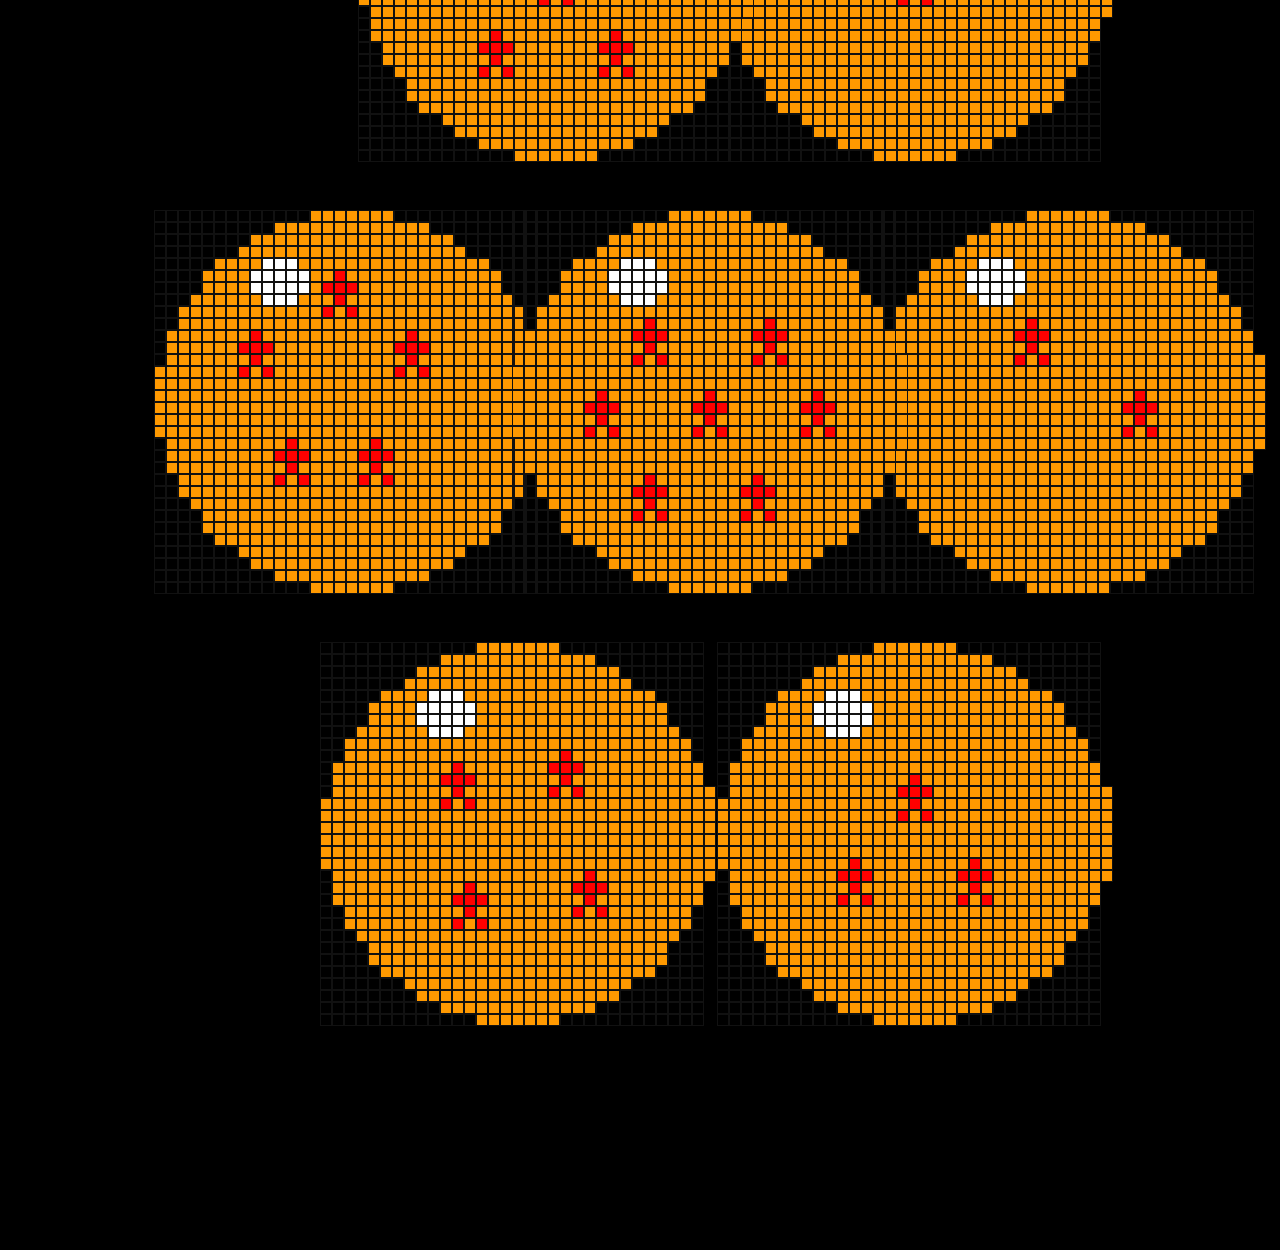
<file: assets/Dragonballs/index.html>
<!DOCTYPE html>
<html lang="en">
<head>
  <meta charset="UTF-8" />
  <meta name="viewport" content="width=device-width, initial-scale=1.0"/>
  <title>Dragon Ball Pixel Art</title>
  <link rel="stylesheet" href="style.css">
</head>
<body>
  <div class="clock">
    
  <div class="dragonball ball1">
       <!-- Row 1 -->
<div class="row">
  <div class="pixel bg"></div>
  <div class="pixel bg"></div>
  <div class="pixel bg"></div>
  <div class="pixel bg"></div>
  <div class="pixel bg"></div>
  <div class="pixel bg"></div>
  <div class="pixel bg"></div>
  <div class="pixel bg"></div>
  <div class="pixel bg"></div>
  <div class="pixel bg"></div>
  <div class="pixel bg"></div>
  <div class="pixel bg"></div>
  <div class="pixel bg"></div>
  <div class="pixel orange"></div>
  <div class="pixel orange"></div>
  <div class="pixel orange"></div>
  <div class="pixel orange"></div>
  <div class="pixel orange"></div>
  <div class="pixel orange"></div>
  <div class="pixel orange"></div>
  <div class="pixel bh"></div>
  <div class="pixel bh"></div>
  <div class="pixel bh"></div>
  <div class="pixel bh"></div>
  <div class="pixel bh"></div>
  <div class="pixel bh"></div>
  <div class="pixel bh"></div>
  <div class="pixel bh"></div>
  <div class="pixel bh"></div>
  <div class="pixel bh"></div>
  <div class="pixel bh"></div>
  <div class="pixel bh"></div>
</div>
   <!-- Row 2 -->
<div class="row">
  <div class="pixel bg"></div>
  <div class="pixel bg"></div>
  <div class="pixel bg"></div>
  <div class="pixel bg"></div>
  <div class="pixel bg"></div>
  <div class="pixel bg"></div>
  <div class="pixel bg"></div>
  <div class="pixel bg"></div>
  <div class="pixel bg"></div>
  <div class="pixel bg"></div>
  <div class="pixel orange"></div>
  <div class="pixel orange"></div>
  <div class="pixel orange"></div>
  <div class="pixel orange"></div>
  <div class="pixel orange"></div>
  <div class="pixel orange"></div>
  <div class="pixel orange"></div>
  <div class="pixel orange"></div>
  <div class="pixel orange"></div>
  <div class="pixel orange"></div>
  <div class="pixel orange"></div>
  <div class="pixel orange"></div>
  <div class="pixel orange"></div>
  <div class="pixel bh"></div>
  <div class="pixel bh"></div>
  <div class="pixel bh"></div>
  <div class="pixel bh"></div>
  <div class="pixel bh"></div>
  <div class="pixel bh"></div>
  <div class="pixel bh"></div>
  <div class="pixel bh"></div>
  <div class="pixel bh"></div>
</div>
   <!-- Row 3 -->
<div class="row">
  <div class="pixel bg"></div>
  <div class="pixel bg"></div>
  <div class="pixel bg"></div>
  <div class="pixel bg"></div>
  <div class="pixel bg"></div>
  <div class="pixel bg"></div>
  <div class="pixel bg"></div>
  <div class="pixel bg"></div>
  <div class="pixel orange"></div>
  <div class="pixel orange"></div>
  <div class="pixel orange"></div>
  <div class="pixel orange"></div>
  <div class="pixel orange"></div>
  <div class="pixel orange"></div>
  <div class="pixel orange"></div>
  <div class="pixel orange"></div>
  <div class="pixel orange"></div>
  <div class="pixel orange"></div>
  <div class="pixel orange"></div>
  <div class="pixel orange"></div>
  <div class="pixel orange"></div>
  <div class="pixel orange"></div>
  <div class="pixel orange"></div>
  <div class="pixel orange"></div>
  <div class="pixel orange"></div>
  <div class="pixel bh"></div>
  <div class="pixel bh"></div>
  <div class="pixel bh"></div>
  <div class="pixel bh"></div>
  <div class="pixel bh"></div>
  <div class="pixel bh"></div>
  <div class="pixel bh"></div>
</div>
   <!-- Row 4 -->
<div class="row">
  <div class="pixel bg"></div>
  <div class="pixel bg"></div>
  <div class="pixel bg"></div>
  <div class="pixel bg"></div>
  <div class="pixel bg"></div>
  <div class="pixel bg"></div>
  <div class="pixel bg"></div>
  <div class="pixel orange"></div>
  <div class="pixel orange"></div>
  <div class="pixel orange"></div>
  <div class="pixel orange"></div>
  <div class="pixel orange"></div>
  <div class="pixel orange"></div>
  <div class="pixel orange"></div>
  <div class="pixel orange"></div>
  <div class="pixel orange"></div>
  <div class="pixel orange"></div>
  <div class="pixel orange"></div>
  <div class="pixel orange"></div>
  <div class="pixel orange"></div>
  <div class="pixel orange"></div>
  <div class="pixel orange"></div>
  <div class="pixel orange"></div>
  <div class="pixel orange"></div>
  <div class="pixel orange"></div>
  <div class="pixel orange"></div>
  <div class="pixel bh"></div>
  <div class="pixel bh"></div>
  <div class="pixel bh"></div>
  <div class="pixel bh"></div>
  <div class="pixel bh"></div>
  <div class="pixel bh"></div>
</div>
   <!-- Row 5 -->
<div class="row">
  <div class="pixel bg"></div>
  <div class="pixel bg"></div>
  <div class="pixel bg"></div>
  <div class="pixel bg"></div>
  <div class="pixel bg"></div>
  <div class="pixel orange"></div>
  <div class="pixel orange"></div>
  <div class="pixel orange"></div>
  <div class="pixel orange"></div>
  <div class="pixel white"></div>
  <div class="pixel white"></div>
  <div class="pixel white"></div>
  <div class="pixel orange"></div>
  <div class="pixel orange"></div>
  <div class="pixel orange"></div>
  <div class="pixel orange"></div>
  <div class="pixel orange"></div>
  <div class="pixel orange"></div>
  <div class="pixel orange"></div>
  <div class="pixel orange"></div>
  <div class="pixel orange"></div>
  <div class="pixel orange"></div>
  <div class="pixel orange"></div>
  <div class="pixel orange"></div>
  <div class="pixel orange"></div>
  <div class="pixel orange"></div>
  <div class="pixel orange"></div>
  <div class="pixel orange"></div>
  <div class="pixel bh"></div>
  <div class="pixel bh"></div>
  <div class="pixel bh"></div>
  <div class="pixel bh"></div>
</div>
   <!-- Row 6 -->
<div class="row">
  <div class="pixel bg"></div>
  <div class="pixel bg"></div>
  <div class="pixel bg"></div>
  <div class="pixel bg"></div>
  <div class="pixel orange"></div>
  <div class="pixel orange"></div>
  <div class="pixel orange"></div>
  <div class="pixel orange"></div>
  <div class="pixel white"></div>
  <div class="pixel white"></div>
  <div class="pixel white"></div>
  <div class="pixel white"></div>
  <div class="pixel white"></div>
  <div class="pixel orange"></div>
  <div class="pixel orange"></div>
  <div class="pixel orange"></div>
  <div class="pixel orange"></div>
  <div class="pixel orange"></div>
  <div class="pixel orange"></div>
  <div class="pixel orange"></div>
  <div class="pixel orange"></div>
  <div class="pixel orange"></div>
  <div class="pixel orange"></div>
  <div class="pixel orange"></div>
  <div class="pixel orange"></div>
  <div class="pixel orange"></div>
  <div class="pixel orange"></div>
  <div class="pixel orange"></div>
  <div class="pixel orange"></div>
  <div class="pixel bh"></div>
  <div class="pixel bh"></div>
  <div class="pixel bh"></div>
</div>
   <!-- Row 7 -->
<div class="row">
  <div class="pixel bg"></div>
  <div class="pixel bg"></div>
  <div class="pixel bg"></div>
  <div class="pixel bg"></div>
  <div class="pixel orange"></div>
  <div class="pixel orange"></div>
  <div class="pixel orange"></div>
  <div class="pixel orange"></div>
  <div class="pixel white"></div>
  <div class="pixel white"></div>
  <div class="pixel white"></div>
  <div class="pixel white"></div>
  <div class="pixel white"></div>
  <div class="pixel orange"></div>
  <div class="pixel orange"></div>
  <div class="pixel orange"></div>
  <div class="pixel orange"></div>
  <div class="pixel orange"></div>
  <div class="pixel orange"></div>
  <div class="pixel orange"></div>
  <div class="pixel orange"></div>
  <div class="pixel orange"></div>
  <div class="pixel orange"></div>
  <div class="pixel orange"></div>
  <div class="pixel orange"></div>
  <div class="pixel orange"></div>
  <div class="pixel orange"></div>
  <div class="pixel orange"></div>
  <div class="pixel orange"></div>
  <div class="pixel bh"></div>
  <div class="pixel bh"></div>
  <div class="pixel bh"></div>
</div>
   <!-- Row 8 -->
<div class="row">
  <div class="pixel bg"></div>
  <div class="pixel bg"></div>
  <div class="pixel bg"></div>
  <div class="pixel orange"></div>
  <div class="pixel orange"></div>
  <div class="pixel orange"></div>
  <div class="pixel orange"></div>
  <div class="pixel orange"></div>
  <div class="pixel orange"></div>
  <div class="pixel white"></div>
  <div class="pixel white"></div>
  <div class="pixel white"></div>
  <div class="pixel orange"></div>
  <div class="pixel orange"></div>
  <div class="pixel orange"></div>
  <div class="pixel orange"></div>
  <div class="pixel orange"></div>
  <div class="pixel orange"></div>
  <div class="pixel orange"></div>
  <div class="pixel orange"></div>
  <div class="pixel orange"></div>
  <div class="pixel orange"></div>
  <div class="pixel orange"></div>
  <div class="pixel orange"></div>
  <div class="pixel orange"></div>
  <div class="pixel orange"></div>
  <div class="pixel orange"></div>
  <div class="pixel orange"></div>
  <div class="pixel orange"></div>
  <div class="pixel orange"></div>
  <div class="pixel bh"></div>
  <div class="pixel bh"></div>
</div>
   <!-- Row 9 -->
<div class="row">
  <div class="pixel bg"></div>
  <div class="pixel bg"></div>
  <div class="pixel orange"></div>
  <div class="pixel orange"></div>
  <div class="pixel orange"></div>
  <div class="pixel orange"></div>
  <div class="pixel orange"></div>
  <div class="pixel orange"></div>
  <div class="pixel orange"></div>
  <div class="pixel orange"></div>
  <div class="pixel orange"></div>
  <div class="pixel orange"></div>
  <div class="pixel orange"></div>
  <div class="pixel orange"></div>
  <div class="pixel orange"></div>
  <div class="pixel orange"></div>
  <div class="pixel orange"></div>
  <div class="pixel orange"></div>
  <div class="pixel orange"></div>
  <div class="pixel orange"></div>
  <div class="pixel orange"></div>
  <div class="pixel orange"></div>
  <div class="pixel orange"></div>
  <div class="pixel orange"></div>
  <div class="pixel orange"></div>
  <div class="pixel orange"></div>
  <div class="pixel orange"></div>
  <div class="pixel orange"></div>
  <div class="pixel orange"></div>
  <div class="pixel orange"></div>
  <div class="pixel orange"></div>
  <div class="pixel bh"></div>
</div>
   <!-- Row 10 -->
<div class="row">
  <div class="pixel bg"></div>
  <div class="pixel bg"></div>
  <div class="pixel orange"></div>
  <div class="pixel orange"></div>
  <div class="pixel orange"></div>
  <div class="pixel orange"></div>
  <div class="pixel orange"></div>
  <div class="pixel orange"></div>
  <div class="pixel orange"></div>
  <div class="pixel orange"></div>
  <div class="pixel orange"></div>
  <div class="pixel orange"></div>
  <div class="pixel orange"></div>
  <div class="pixel orange"></div>
  <div class="pixel orange"></div>
  <div class="pixel orange"></div>
  <div class="pixel orange"></div>
  <div class="pixel orange"></div>
  <div class="pixel orange"></div>
  <div class="pixel orange"></div>
  <div class="pixel orange"></div>
  <div class="pixel orange"></div>
  <div class="pixel orange"></div>
  <div class="pixel orange"></div>
  <div class="pixel orange"></div>
  <div class="pixel orange"></div>
  <div class="pixel orange"></div>
  <div class="pixel orange"></div>
  <div class="pixel orange"></div>
  <div class="pixel orange"></div>
  <div class="pixel orange"></div>
  <div class="pixel bh"></div>
</div>
   <!-- Row 11 -->
<div class="row">
  <div class="pixel bg"></div>
  <div class="pixel orange"></div>
  <div class="pixel orange"></div>
  <div class="pixel orange"></div>
  <div class="pixel orange"></div>
  <div class="pixel orange"></div>
  <div class="pixel orange"></div>
  <div class="pixel orange"></div>
  <div class="pixel orange"></div>
  <div class="pixel orange"></div>
  <div class="pixel orange"></div>
  <div class="pixel orange"></div>
  <div class="pixel orange"></div>
  <div class="pixel orange"></div>
  <div class="pixel orange"></div>
  <div class="pixel orange"></div>
  <div class="pixel orange"></div>
  <div class="pixel orange"></div>
  <div class="pixel orange"></div>
  <div class="pixel orange"></div>
  <div class="pixel orange"></div>
  <div class="pixel orange"></div>
  <div class="pixel orange"></div>
  <div class="pixel orange"></div>
  <div class="pixel orange"></div>
  <div class="pixel orange"></div>
  <div class="pixel orange"></div>
  <div class="pixel orange"></div>
  <div class="pixel orange"></div>
  <div class="pixel orange"></div>
  <div class="pixel orange"></div>
  <div class="pixel orange"></div>
</div>
   <!-- Row 12 -->
<div class="row">
  <div class="pixel bg"></div>
  <div class="pixel orange"></div>
  <div class="pixel orange"></div>
  <div class="pixel orange"></div>
  <div class="pixel orange"></div>
  <div class="pixel orange"></div>
  <div class="pixel orange"></div>
  <div class="pixel orange"></div>
  <div class="pixel orange"></div>
  <div class="pixel orange"></div>
  <div class="pixel orange"></div>
  <div class="pixel orange"></div>
  <div class="pixel orange"></div>
  <div class="pixel orange"></div>
  <div class="pixel orange"></div>
  <div class="pixel orange"></div>
  <div class="pixel orange"></div>
  <div class="pixel orange"></div>
  <div class="pixel orange"></div>
  <div class="pixel orange"></div>
  <div class="pixel orange"></div>
  <div class="pixel orange"></div>
  <div class="pixel orange"></div>
  <div class="pixel orange"></div>
  <div class="pixel orange"></div>
  <div class="pixel orange"></div>
  <div class="pixel orange"></div>
  <div class="pixel orange"></div>
  <div class="pixel orange"></div>
  <div class="pixel orange"></div>
  <div class="pixel orange"></div>
  <div class="pixel orange"></div>
</div>
   <!-- Row 13 -->
<div class="row">
  <div class="pixel bg"></div>
  <div class="pixel orange"></div>
  <div class="pixel orange"></div>
  <div class="pixel orange"></div>
  <div class="pixel orange"></div>
  <div class="pixel orange"></div>
  <div class="pixel orange"></div>
  <div class="pixel orange"></div>
  <div class="pixel orange"></div>
  <div class="pixel orange"></div>
  <div class="pixel orange"></div>
  <div class="pixel orange"></div>
  <div class="pixel orange"></div>
  <div class="pixel orange"></div>
  <div class="pixel orange"></div>
  <div class="pixel orange"></div>
  <div class="pixel orange"></div>
  <div class="pixel orange"></div>
  <div class="pixel orange"></div>
  <div class="pixel orange"></div>
  <div class="pixel orange"></div>
  <div class="pixel orange"></div>
  <div class="pixel orange"></div>
  <div class="pixel orange"></div>
  <div class="pixel orange"></div>
  <div class="pixel orange"></div>
  <div class="pixel orange"></div>
  <div class="pixel orange"></div>
  <div class="pixel orange"></div>
  <div class="pixel orange"></div>
  <div class="pixel orange"></div>
  <div class="pixel orange"></div>
  <div class="pixel orange"></div>
</div>
   <!-- Row 14 -->
<div class="row">
  <div class="pixel orange"></div>
  <div class="pixel orange"></div>
  <div class="pixel orange"></div>
  <div class="pixel orange"></div>
  <div class="pixel orange"></div>
  <div class="pixel orange"></div>
  <div class="pixel orange"></div>
  <div class="pixel orange"></div>
  <div class="pixel orange"></div>
  <div class="pixel orange"></div>
  <div class="pixel orange"></div>
  <div class="pixel orange"></div>
  <div class="pixel orange"></div>
  <div class="pixel orange"></div>
  <div class="pixel orange"></div>
  <div class="pixel orange"></div>
  <div class="pixel orange"></div>
  <div class="pixel orange"></div>
  <div class="pixel orange"></div>
  <div class="pixel orange"></div>
  <div class="pixel orange"></div>
  <div class="pixel orange"></div>
  <div class="pixel orange"></div>
  <div class="pixel orange"></div>
  <div class="pixel orange"></div>
  <div class="pixel orange"></div>
  <div class="pixel orange"></div>
  <div class="pixel orange"></div>
  <div class="pixel orange"></div>
  <div class="pixel orange"></div>
  <div class="pixel orange"></div>
  <div class="pixel orange"></div>
  <div class="pixel orange"></div>
</div>
   <!-- Row 15 -->
<div class="row">
  <div class="pixel orange"></div>
  <div class="pixel orange"></div>
  <div class="pixel orange"></div>
  <div class="pixel orange"></div>
  <div class="pixel orange"></div>
  <div class="pixel orange"></div>
  <div class="pixel orange"></div>
  <div class="pixel orange"></div>
  <div class="pixel orange"></div>
  <div class="pixel orange"></div>
  <div class="pixel orange"></div>
  <div class="pixel orange"></div>
  <div class="pixel orange"></div>
  <div class="pixel orange"></div>
  <div class="pixel orange"></div>
  <div class="pixel orange"></div>
  <div class="pixel orange"></div>
  <div class="pixel orange"></div>
  <div class="pixel orange"></div>
  <div class="pixel orange"></div>
  <div class="pixel orange"></div>
  <div class="pixel orange"></div>
  <div class="pixel orange"></div>
  <div class="pixel orange"></div>
  <div class="pixel orange"></div>
  <div class="pixel orange"></div>
  <div class="pixel orange"></div>
  <div class="pixel orange"></div>
  <div class="pixel orange"></div>
  <div class="pixel orange"></div>
  <div class="pixel orange"></div>
  <div class="pixel orange"></div>
  <div class="pixel orange"></div>
</div>
   <!-- Row 16 -->
<div class="row">
  <div class="pixel orange"></div>
  <div class="pixel orange"></div>
  <div class="pixel orange"></div>
  <div class="pixel orange"></div>
  <div class="pixel orange"></div>
  <div class="pixel orange"></div>
  <div class="pixel orange"></div>
  <div class="pixel orange"></div>
  <div class="pixel orange"></div>
  <div class="pixel orange"></div>
  <div class="pixel orange"></div>
  <div class="pixel orange"></div>
  <div class="pixel orange"></div>
  <div class="pixel orange"></div>
  <div class="pixel orange"></div>
  <div class="pixel orange"></div>
  <div class="pixel red"></div>
  <div class="pixel orange"></div>
  <div class="pixel orange"></div>
  <div class="pixel orange"></div>
  <div class="pixel orange"></div>
  <div class="pixel orange"></div>
  <div class="pixel orange"></div>
  <div class="pixel orange"></div>
  <div class="pixel orange"></div>
  <div class="pixel orange"></div>
  <div class="pixel orange"></div>
  <div class="pixel orange"></div>
  <div class="pixel orange"></div>
  <div class="pixel orange"></div>
  <div class="pixel orange"></div>
  <div class="pixel orange"></div>
  <div class="pixel orange"></div>
</div>
   <!-- Row 17 -->
<div class="row">
  <div class="pixel orange"></div>
  <div class="pixel orange"></div>
  <div class="pixel orange"></div>
  <div class="pixel orange"></div>
  <div class="pixel orange"></div>
  <div class="pixel orange"></div>
  <div class="pixel orange"></div>
  <div class="pixel orange"></div>
  <div class="pixel orange"></div>
  <div class="pixel orange"></div>
  <div class="pixel orange"></div>
  <div class="pixel orange"></div>
  <div class="pixel orange"></div>
  <div class="pixel orange"></div>
  <div class="pixel orange"></div>
  <div class="pixel red"></div>
  <div class="pixel red"></div>
  <div class="pixel red"></div>
  <div class="pixel orange"></div>
  <div class="pixel orange"></div>
  <div class="pixel orange"></div>
  <div class="pixel orange"></div>
  <div class="pixel orange"></div>
  <div class="pixel orange"></div>
  <div class="pixel orange"></div>
  <div class="pixel orange"></div>
  <div class="pixel orange"></div>
  <div class="pixel orange"></div>
  <div class="pixel orange"></div>
  <div class="pixel orange"></div>
  <div class="pixel orange"></div>
  <div class="pixel orange"></div>
  <div class="pixel orange"></div>
</div>
   <!-- Row 18 -->
<div class="row">
  <div class="pixel orange"></div>
  <div class="pixel orange"></div>
  <div class="pixel orange"></div>
  <div class="pixel orange"></div>
  <div class="pixel orange"></div>
  <div class="pixel orange"></div>
  <div class="pixel orange"></div>
  <div class="pixel orange"></div>
  <div class="pixel orange"></div>
  <div class="pixel orange"></div>
  <div class="pixel orange"></div>
  <div class="pixel orange"></div>
  <div class="pixel orange"></div>
  <div class="pixel orange"></div>
  <div class="pixel orange"></div>
  <div class="pixel orange"></div>
  <div class="pixel red"></div>
  <div class="pixel orange"></div>
  <div class="pixel orange"></div>
  <div class="pixel orange"></div>
  <div class="pixel orange"></div>
  <div class="pixel orange"></div>
  <div class="pixel orange"></div>
  <div class="pixel orange"></div>
  <div class="pixel orange"></div>
  <div class="pixel orange"></div>
  <div class="pixel orange"></div>
  <div class="pixel orange"></div>
  <div class="pixel orange"></div>
  <div class="pixel orange"></div>
  <div class="pixel orange"></div>
  <div class="pixel orange"></div>
  <div class="pixel orange"></div>
</div>
   <!-- Row 19 -->
<div class="row">
  <div class="pixel orange"></div>
  <div class="pixel orange"></div>
  <div class="pixel orange"></div>
  <div class="pixel orange"></div>
  <div class="pixel orange"></div>
  <div class="pixel orange"></div>
  <div class="pixel orange"></div>
  <div class="pixel orange"></div>
  <div class="pixel orange"></div>
  <div class="pixel orange"></div>
  <div class="pixel orange"></div>
  <div class="pixel orange"></div>
  <div class="pixel orange"></div>
  <div class="pixel orange"></div>
  <div class="pixel orange"></div>
  <div class="pixel red"></div>
  <div class="pixel orange"></div>
  <div class="pixel red"></div>
  <div class="pixel orange"></div>
  <div class="pixel orange"></div>
  <div class="pixel orange"></div>
  <div class="pixel orange"></div>
  <div class="pixel orange"></div>
  <div class="pixel orange"></div>
  <div class="pixel orange"></div>
  <div class="pixel orange"></div>
  <div class="pixel orange"></div>
  <div class="pixel orange"></div>
  <div class="pixel orange"></div>
  <div class="pixel orange"></div>
  <div class="pixel orange"></div>
  <div class="pixel orange"></div>
  <div class="pixel orange"></div>
</div>
   <!-- Row 20 -->
<div class="row">
  <div class="pixel bh"></div>
  <div class="pixel orange"></div>
  <div class="pixel orange"></div>
  <div class="pixel orange"></div>
  <div class="pixel orange"></div>
  <div class="pixel orange"></div>
  <div class="pixel orange"></div>
  <div class="pixel orange"></div>
  <div class="pixel orange"></div>
  <div class="pixel orange"></div>
  <div class="pixel orange"></div>
  <div class="pixel orange"></div>
  <div class="pixel orange"></div>
  <div class="pixel orange"></div>
  <div class="pixel orange"></div>
  <div class="pixel orange"></div>
  <div class="pixel orange"></div>
  <div class="pixel orange"></div>
  <div class="pixel orange"></div>
  <div class="pixel orange"></div>
  <div class="pixel orange"></div>
  <div class="pixel orange"></div>
  <div class="pixel orange"></div>
  <div class="pixel orange"></div>
  <div class="pixel orange"></div>
  <div class="pixel orange"></div>
  <div class="pixel orange"></div>
  <div class="pixel orange"></div>
  <div class="pixel orange"></div>
  <div class="pixel orange"></div>
  <div class="pixel orange"></div>
  <div class="pixel orange"></div>
  <div class="pixel orange"></div>
</div>
<div class="row">
  <div class="pixel bh"></div>
  <div class="pixel orange"></div>
  <div class="pixel orange"></div>
  <div class="pixel orange"></div>
  <div class="pixel orange"></div>
  <div class="pixel orange"></div>
  <div class="pixel orange"></div>
  <div class="pixel orange"></div>
  <div class="pixel orange"></div>
  <div class="pixel orange"></div>
  <div class="pixel orange"></div>
  <div class="pixel orange"></div>
  <div class="pixel orange"></div>
  <div class="pixel orange"></div>
  <div class="pixel orange"></div>
  <div class="pixel orange"></div>
  <div class="pixel orange"></div>
  <div class="pixel orange"></div>
  <div class="pixel orange"></div>
  <div class="pixel orange"></div>
  <div class="pixel orange"></div>
  <div class="pixel orange"></div>
  <div class="pixel orange"></div>
  <div class="pixel orange"></div>
  <div class="pixel orange"></div>
  <div class="pixel orange"></div>
  <div class="pixel orange"></div>
  <div class="pixel orange"></div>
  <div class="pixel orange"></div>
  <div class="pixel orange"></div>
  <div class="pixel orange"></div>
  <div class="pixel orange"></div>
</div>
   <!-- Row 22 -->
<div class="row">
  <div class="pixel bh"></div>
  <div class="pixel orange"></div>
  <div class="pixel orange"></div>
  <div class="pixel orange"></div>
  <div class="pixel orange"></div>
  <div class="pixel orange"></div>
  <div class="pixel orange"></div>
  <div class="pixel orange"></div>
  <div class="pixel orange"></div>
  <div class="pixel orange"></div>
  <div class="pixel orange"></div>
  <div class="pixel orange"></div>
  <div class="pixel orange"></div>
  <div class="pixel orange"></div>
  <div class="pixel orange"></div>
  <div class="pixel orange"></div>
  <div class="pixel orange"></div>
  <div class="pixel orange"></div>
  <div class="pixel orange"></div>
  <div class="pixel orange"></div>
  <div class="pixel orange"></div>
  <div class="pixel orange"></div>
  <div class="pixel orange"></div>
  <div class="pixel orange"></div>
  <div class="pixel orange"></div>
  <div class="pixel orange"></div>
  <div class="pixel orange"></div>
  <div class="pixel orange"></div>
  <div class="pixel orange"></div>
  <div class="pixel orange"></div>
  <div class="pixel orange"></div>
  <div class="pixel orange"></div>
</div>
   <!-- Row 23 -->
<div class="row">
  <div class="pixel bh"></div>
  <div class="pixel bh"></div>
  <div class="pixel orange"></div>
  <div class="pixel orange"></div>
  <div class="pixel orange"></div>
  <div class="pixel orange"></div>
  <div class="pixel orange"></div>
  <div class="pixel orange"></div>
  <div class="pixel orange"></div>
  <div class="pixel orange"></div>
  <div class="pixel orange"></div>
  <div class="pixel orange"></div>
  <div class="pixel orange"></div>
  <div class="pixel orange"></div>
  <div class="pixel orange"></div>
  <div class="pixel orange"></div>
  <div class="pixel orange"></div>
  <div class="pixel orange"></div>
  <div class="pixel orange"></div>
  <div class="pixel orange"></div>
  <div class="pixel orange"></div>
  <div class="pixel orange"></div>
  <div class="pixel orange"></div>
  <div class="pixel orange"></div>
  <div class="pixel orange"></div>
  <div class="pixel orange"></div>
  <div class="pixel orange"></div>
  <div class="pixel orange"></div>
  <div class="pixel orange"></div>
  <div class="pixel orange"></div>
  <div class="pixel orange"></div>
  <div class="pixel bh"></div>
</div>
   <!-- Row 24 -->
<div class="row">
  <div class="pixel bh"></div>
  <div class="pixel bh"></div>
  <div class="pixel orange"></div>
  <div class="pixel orange"></div>
  <div class="pixel orange"></div>
  <div class="pixel orange"></div>
  <div class="pixel orange"></div>
  <div class="pixel orange"></div>
  <div class="pixel orange"></div>
  <div class="pixel orange"></div>
  <div class="pixel orange"></div>
  <div class="pixel orange"></div>
  <div class="pixel orange"></div>
  <div class="pixel orange"></div>
  <div class="pixel orange"></div>
  <div class="pixel orange"></div>
  <div class="pixel orange"></div>
  <div class="pixel orange"></div>
  <div class="pixel orange"></div>
  <div class="pixel orange"></div>
  <div class="pixel orange"></div>
  <div class="pixel orange"></div>
  <div class="pixel orange"></div>
  <div class="pixel orange"></div>
  <div class="pixel orange"></div>
  <div class="pixel orange"></div>
  <div class="pixel orange"></div>
  <div class="pixel orange"></div>
  <div class="pixel orange"></div>
  <div class="pixel orange"></div>
  <div class="pixel orange"></div>
  <div class="pixel bh"></div>
</div>
   <!-- Row 25 -->
<div class="row">
  <div class="pixel bh"></div>
  <div class="pixel bh"></div>
  <div class="pixel bh"></div>
  <div class="pixel orange"></div>
  <div class="pixel orange"></div>
  <div class="pixel orange"></div>
  <div class="pixel orange"></div>
  <div class="pixel orange"></div>
  <div class="pixel orange"></div>
  <div class="pixel orange"></div>
  <div class="pixel orange"></div>
  <div class="pixel orange"></div>
  <div class="pixel orange"></div>
  <div class="pixel orange"></div>
  <div class="pixel orange"></div>
  <div class="pixel orange"></div>
  <div class="pixel orange"></div>
  <div class="pixel orange"></div>
  <div class="pixel orange"></div>
  <div class="pixel orange"></div>
  <div class="pixel orange"></div>
  <div class="pixel orange"></div>
  <div class="pixel orange"></div>
  <div class="pixel orange"></div>
  <div class="pixel orange"></div>
  <div class="pixel orange"></div>
  <div class="pixel orange"></div>
  <div class="pixel orange"></div>
  <div class="pixel orange"></div>
  <div class="pixel orange"></div>
  <div class="pixel bh"></div>
  <div class="pixel bh"></div>
</div>
   <!-- Row 26 -->
<div class="row">
  <div class="pixel bh"></div>
  <div class="pixel bh"></div>
  <div class="pixel bh"></div>
  <div class="pixel bh"></div>
  <div class="pixel orange"></div>
  <div class="pixel orange"></div>
  <div class="pixel orange"></div>
  <div class="pixel orange"></div>
  <div class="pixel orange"></div>
  <div class="pixel orange"></div>
  <div class="pixel orange"></div>
  <div class="pixel orange"></div>
  <div class="pixel orange"></div>
  <div class="pixel orange"></div>
  <div class="pixel orange"></div>
  <div class="pixel orange"></div>
  <div class="pixel orange"></div>
  <div class="pixel orange"></div>
  <div class="pixel orange"></div>
  <div class="pixel orange"></div>
  <div class="pixel orange"></div>
  <div class="pixel orange"></div>
  <div class="pixel orange"></div>
  <div class="pixel orange"></div>
  <div class="pixel orange"></div>
  <div class="pixel orange"></div>
  <div class="pixel orange"></div>
  <div class="pixel orange"></div>
  <div class="pixel orange"></div>
  <div class="pixel bh"></div>
  <div class="pixel bh"></div>
  <div class="pixel bh"></div>
</div>
   <!-- Row 27 -->
<div class="row">
  <div class="pixel bh"></div>
  <div class="pixel bh"></div>
  <div class="pixel bh"></div>
  <div class="pixel bh"></div>
  <div class="pixel orange"></div>
  <div class="pixel orange"></div>
  <div class="pixel orange"></div>
  <div class="pixel orange"></div>
  <div class="pixel orange"></div>
  <div class="pixel orange"></div>
  <div class="pixel orange"></div>
  <div class="pixel orange"></div>
  <div class="pixel orange"></div>
  <div class="pixel orange"></div>
  <div class="pixel orange"></div>
  <div class="pixel orange"></div>
  <div class="pixel orange"></div>
  <div class="pixel orange"></div>
  <div class="pixel orange"></div>
  <div class="pixel orange"></div>
  <div class="pixel orange"></div>
  <div class="pixel orange"></div>
  <div class="pixel orange"></div>
  <div class="pixel orange"></div>
  <div class="pixel orange"></div>
  <div class="pixel orange"></div>
  <div class="pixel orange"></div>
  <div class="pixel orange"></div>
  <div class="pixel orange"></div>
  <div class="pixel bh"></div>
  <div class="pixel bh"></div>
  <div class="pixel bh"></div>
</div>
   <!-- Row 28 -->
<div class="row">
  <div class="pixel bh"></div>
  <div class="pixel bh"></div>
  <div class="pixel bh"></div>
  <div class="pixel bh"></div>
  <div class="pixel bh"></div>
  <div class="pixel orange"></div>
  <div class="pixel orange"></div>
  <div class="pixel orange"></div>
  <div class="pixel orange"></div>
  <div class="pixel orange"></div>
  <div class="pixel orange"></div>
  <div class="pixel orange"></div>
  <div class="pixel orange"></div>
  <div class="pixel orange"></div>
  <div class="pixel orange"></div>
  <div class="pixel orange"></div>
  <div class="pixel orange"></div>
  <div class="pixel orange"></div>
  <div class="pixel orange"></div>
  <div class="pixel orange"></div>
  <div class="pixel orange"></div>
  <div class="pixel orange"></div>
  <div class="pixel orange"></div>
  <div class="pixel orange"></div>
  <div class="pixel orange"></div>
  <div class="pixel orange"></div>
  <div class="pixel orange"></div>
  <div class="pixel orange"></div>
  <div class="pixel bh"></div>
  <div class="pixel bh"></div>
  <div class="pixel bh"></div>
  <div class="pixel bh"></div>
</div>
   <!-- Row 29 -->
<div class="row">
  <div class="pixel bh"></div>
  <div class="pixel bh"></div>
  <div class="pixel bh"></div>
  <div class="pixel bh"></div>
  <div class="pixel bh"></div>
  <div class="pixel bh"></div>
  <div class="pixel bh"></div>
  <div class="pixel orange"></div>
  <div class="pixel orange"></div>
  <div class="pixel orange"></div>
  <div class="pixel orange"></div>
  <div class="pixel orange"></div>
  <div class="pixel orange"></div>
  <div class="pixel orange"></div>
  <div class="pixel orange"></div>
  <div class="pixel orange"></div>
  <div class="pixel orange"></div>
  <div class="pixel orange"></div>
  <div class="pixel orange"></div>
  <div class="pixel orange"></div>
  <div class="pixel orange"></div>
  <div class="pixel orange"></div>
  <div class="pixel orange"></div>
  <div class="pixel orange"></div>
  <div class="pixel orange"></div>
  <div class="pixel orange"></div>
  <div class="pixel bh"></div>
  <div class="pixel bh"></div>
  <div class="pixel bh"></div>
  <div class="pixel bh"></div>
  <div class="pixel bh"></div>
  <div class="pixel bh"></div>
</div>
   <!-- Row 30 -->
<div class="row">
  <div class="pixel bh"></div>
  <div class="pixel bh"></div>
  <div class="pixel bh"></div>
  <div class="pixel bh"></div>
  <div class="pixel bh"></div>
  <div class="pixel bh"></div>
  <div class="pixel bh"></div>
  <div class="pixel bh"></div>
  <div class="pixel orange"></div>
  <div class="pixel orange"></div>
  <div class="pixel orange"></div>
  <div class="pixel orange"></div>
  <div class="pixel orange"></div>
  <div class="pixel orange"></div>
  <div class="pixel orange"></div>
  <div class="pixel orange"></div>
  <div class="pixel orange"></div>
  <div class="pixel orange"></div>
  <div class="pixel orange"></div>
  <div class="pixel orange"></div>
  <div class="pixel orange"></div>
  <div class="pixel orange"></div>
  <div class="pixel orange"></div>
  <div class="pixel orange"></div>
  <div class="pixel orange"></div>
  <div class="pixel bh"></div>
  <div class="pixel bh"></div>
  <div class="pixel bh"></div>
  <div class="pixel bh"></div>
  <div class="pixel bh"></div>
  <div class="pixel bh"></div>
  <div class="pixel bh"></div>
</div>
   <!-- Row 31 -->
<div class="row">
  <div class="pixel bh"></div>
  <div class="pixel bh"></div>
  <div class="pixel bh"></div>
  <div class="pixel bh"></div>
  <div class="pixel bh"></div>
  <div class="pixel bh"></div>
  <div class="pixel bh"></div>
  <div class="pixel bh"></div>
  <div class="pixel bh"></div>
  <div class="pixel bh"></div>
  <div class="pixel orange"></div>
  <div class="pixel orange"></div>
  <div class="pixel orange"></div>
  <div class="pixel orange"></div>
  <div class="pixel orange"></div>
  <div class="pixel orange"></div>
  <div class="pixel orange"></div>
  <div class="pixel orange"></div>
  <div class="pixel orange"></div>
  <div class="pixel orange"></div>
  <div class="pixel orange"></div>
  <div class="pixel orange"></div>
  <div class="pixel orange"></div>
  <div class="pixel bh"></div>
  <div class="pixel bh"></div>
  <div class="pixel bh"></div>
  <div class="pixel bh"></div>
  <div class="pixel bh"></div>
  <div class="pixel bh"></div>
  <div class="pixel bh"></div>
  <div class="pixel bh"></div>
  <div class="pixel bh"></div>
</div>
 <!-- Row 32 -->
<div class="row">
  <div class="pixel bh"></div>
  <div class="pixel bh"></div>
  <div class="pixel bh"></div>
  <div class="pixel bh"></div>
  <div class="pixel bh"></div>
  <div class="pixel bh"></div>
  <div class="pixel bh"></div>
  <div class="pixel bh"></div>
  <div class="pixel bh"></div>
  <div class="pixel bh"></div>
  <div class="pixel bh"></div>
  <div class="pixel bh"></div>
  <div class="pixel bh"></div>
  <div class="pixel orange"></div>
  <div class="pixel orange"></div>
  <div class="pixel orange"></div>
  <div class="pixel orange"></div>
  <div class="pixel orange"></div>
  <div class="pixel orange"></div>
  <div class="pixel orange"></div>
  <div class="pixel bh"></div>
  <div class="pixel bh"></div>
  <div class="pixel bh"></div>
  <div class="pixel bh"></div>
  <div class="pixel bh"></div>
  <div class="pixel bh"></div>
  <div class="pixel bh"></div>
  <div class="pixel bh"></div>
  <div class="pixel bh"></div>
  <div class="pixel bh"></div>
  <div class="pixel bh"></div>
  <div class="pixel bh"></div>
</div>

  </div>

    <div class="dragonball ball2">
       <!-- Row 1 -->
<div class="row">
  <div class="pixel bg"></div>
  <div class="pixel bg"></div>
  <div class="pixel bg"></div>
  <div class="pixel bg"></div>
  <div class="pixel bg"></div>
  <div class="pixel bg"></div>
  <div class="pixel bg"></div>
  <div class="pixel bg"></div>
  <div class="pixel bg"></div>
  <div class="pixel bg"></div>
  <div class="pixel bg"></div>
  <div class="pixel bg"></div>
  <div class="pixel bg"></div>
  <div class="pixel orange"></div>
  <div class="pixel orange"></div>
  <div class="pixel orange"></div>
  <div class="pixel orange"></div>
  <div class="pixel orange"></div>
  <div class="pixel orange"></div>
  <div class="pixel orange"></div>
  <div class="pixel bh"></div>
  <div class="pixel bh"></div>
  <div class="pixel bh"></div>
  <div class="pixel bh"></div>
  <div class="pixel bh"></div>
  <div class="pixel bh"></div>
  <div class="pixel bh"></div>
  <div class="pixel bh"></div>
  <div class="pixel bh"></div>
  <div class="pixel bh"></div>
  <div class="pixel bh"></div>
  <div class="pixel bh"></div>
</div>
   <!-- Row 2 -->
<div class="row">
  <div class="pixel bg"></div>
  <div class="pixel bg"></div>
  <div class="pixel bg"></div>
  <div class="pixel bg"></div>
  <div class="pixel bg"></div>
  <div class="pixel bg"></div>
  <div class="pixel bg"></div>
  <div class="pixel bg"></div>
  <div class="pixel bg"></div>
  <div class="pixel bg"></div>
  <div class="pixel orange"></div>
  <div class="pixel orange"></div>
  <div class="pixel orange"></div>
  <div class="pixel orange"></div>
  <div class="pixel orange"></div>
  <div class="pixel orange"></div>
  <div class="pixel orange"></div>
  <div class="pixel orange"></div>
  <div class="pixel orange"></div>
  <div class="pixel orange"></div>
  <div class="pixel orange"></div>
  <div class="pixel orange"></div>
  <div class="pixel orange"></div>
  <div class="pixel bh"></div>
  <div class="pixel bh"></div>
  <div class="pixel bh"></div>
  <div class="pixel bh"></div>
  <div class="pixel bh"></div>
  <div class="pixel bh"></div>
  <div class="pixel bh"></div>
  <div class="pixel bh"></div>
  <div class="pixel bh"></div>
</div>
   <!-- Row 3 -->
<div class="row">
  <div class="pixel bg"></div>
  <div class="pixel bg"></div>
  <div class="pixel bg"></div>
  <div class="pixel bg"></div>
  <div class="pixel bg"></div>
  <div class="pixel bg"></div>
  <div class="pixel bg"></div>
  <div class="pixel bg"></div>
  <div class="pixel orange"></div>
  <div class="pixel orange"></div>
  <div class="pixel orange"></div>
  <div class="pixel orange"></div>
  <div class="pixel orange"></div>
  <div class="pixel orange"></div>
  <div class="pixel orange"></div>
  <div class="pixel orange"></div>
  <div class="pixel orange"></div>
  <div class="pixel orange"></div>
  <div class="pixel orange"></div>
  <div class="pixel orange"></div>
  <div class="pixel orange"></div>
  <div class="pixel orange"></div>
  <div class="pixel orange"></div>
  <div class="pixel orange"></div>
  <div class="pixel orange"></div>
  <div class="pixel bh"></div>
  <div class="pixel bh"></div>
  <div class="pixel bh"></div>
  <div class="pixel bh"></div>
  <div class="pixel bh"></div>
  <div class="pixel bh"></div>
  <div class="pixel bh"></div>
</div>
   <!-- Row 4 -->
<div class="row">
  <div class="pixel bg"></div>
  <div class="pixel bg"></div>
  <div class="pixel bg"></div>
  <div class="pixel bg"></div>
  <div class="pixel bg"></div>
  <div class="pixel bg"></div>
  <div class="pixel bg"></div>
  <div class="pixel orange"></div>
  <div class="pixel orange"></div>
  <div class="pixel orange"></div>
  <div class="pixel orange"></div>
  <div class="pixel orange"></div>
  <div class="pixel orange"></div>
  <div class="pixel orange"></div>
  <div class="pixel orange"></div>
  <div class="pixel orange"></div>
  <div class="pixel orange"></div>
  <div class="pixel orange"></div>
  <div class="pixel orange"></div>
  <div class="pixel orange"></div>
  <div class="pixel orange"></div>
  <div class="pixel orange"></div>
  <div class="pixel orange"></div>
  <div class="pixel orange"></div>
  <div class="pixel orange"></div>
  <div class="pixel orange"></div>
  <div class="pixel bh"></div>
  <div class="pixel bh"></div>
  <div class="pixel bh"></div>
  <div class="pixel bh"></div>
  <div class="pixel bh"></div>
  <div class="pixel bh"></div>
</div>
   <!-- Row 5 -->
<div class="row">
  <div class="pixel bg"></div>
  <div class="pixel bg"></div>
  <div class="pixel bg"></div>
  <div class="pixel bg"></div>
  <div class="pixel bg"></div>
  <div class="pixel orange"></div>
  <div class="pixel orange"></div>
  <div class="pixel orange"></div>
  <div class="pixel orange"></div>
  <div class="pixel white"></div>
  <div class="pixel white"></div>
  <div class="pixel white"></div>
  <div class="pixel orange"></div>
  <div class="pixel orange"></div>
  <div class="pixel orange"></div>
  <div class="pixel orange"></div>
  <div class="pixel orange"></div>
  <div class="pixel orange"></div>
  <div class="pixel orange"></div>
  <div class="pixel orange"></div>
  <div class="pixel orange"></div>
  <div class="pixel orange"></div>
  <div class="pixel orange"></div>
  <div class="pixel orange"></div>
  <div class="pixel orange"></div>
  <div class="pixel orange"></div>
  <div class="pixel orange"></div>
  <div class="pixel orange"></div>
  <div class="pixel bh"></div>
  <div class="pixel bh"></div>
  <div class="pixel bh"></div>
  <div class="pixel bh"></div>
</div>
   <!-- Row 6 -->
<div class="row">
  <div class="pixel bg"></div>
  <div class="pixel bg"></div>
  <div class="pixel bg"></div>
  <div class="pixel bg"></div>
  <div class="pixel orange"></div>
  <div class="pixel orange"></div>
  <div class="pixel orange"></div>
  <div class="pixel orange"></div>
  <div class="pixel white"></div>
  <div class="pixel white"></div>
  <div class="pixel white"></div>
  <div class="pixel white"></div>
  <div class="pixel white"></div>
  <div class="pixel orange"></div>
  <div class="pixel orange"></div>
  <div class="pixel orange"></div>
  <div class="pixel orange"></div>
  <div class="pixel orange"></div>
  <div class="pixel orange"></div>
  <div class="pixel orange"></div>
  <div class="pixel orange"></div>
  <div class="pixel orange"></div>
  <div class="pixel orange"></div>
  <div class="pixel orange"></div>
  <div class="pixel orange"></div>
  <div class="pixel orange"></div>
  <div class="pixel orange"></div>
  <div class="pixel orange"></div>
  <div class="pixel orange"></div>
  <div class="pixel bh"></div>
  <div class="pixel bh"></div>
  <div class="pixel bh"></div>
</div>
   <!-- Row 7 -->
<div class="row">
  <div class="pixel bg"></div>
  <div class="pixel bg"></div>
  <div class="pixel bg"></div>
  <div class="pixel bg"></div>
  <div class="pixel orange"></div>
  <div class="pixel orange"></div>
  <div class="pixel orange"></div>
  <div class="pixel orange"></div>
  <div class="pixel white"></div>
  <div class="pixel white"></div>
  <div class="pixel white"></div>
  <div class="pixel white"></div>
  <div class="pixel white"></div>
  <div class="pixel orange"></div>
  <div class="pixel orange"></div>
  <div class="pixel orange"></div>
  <div class="pixel orange"></div>
  <div class="pixel orange"></div>
  <div class="pixel orange"></div>
  <div class="pixel orange"></div>
  <div class="pixel orange"></div>
  <div class="pixel orange"></div>
  <div class="pixel orange"></div>
  <div class="pixel orange"></div>
  <div class="pixel orange"></div>
  <div class="pixel orange"></div>
  <div class="pixel orange"></div>
  <div class="pixel orange"></div>
  <div class="pixel orange"></div>
  <div class="pixel bh"></div>
  <div class="pixel bh"></div>
  <div class="pixel bh"></div>
</div>
   <!-- Row 8 -->
<div class="row">
  <div class="pixel bg"></div>
  <div class="pixel bg"></div>
  <div class="pixel bg"></div>
  <div class="pixel orange"></div>
  <div class="pixel orange"></div>
  <div class="pixel orange"></div>
  <div class="pixel orange"></div>
  <div class="pixel orange"></div>
  <div class="pixel orange"></div>
  <div class="pixel white"></div>
  <div class="pixel white"></div>
  <div class="pixel white"></div>
  <div class="pixel orange"></div>
  <div class="pixel orange"></div>
  <div class="pixel orange"></div>
  <div class="pixel orange"></div>
  <div class="pixel orange"></div>
  <div class="pixel orange"></div>
  <div class="pixel orange"></div>
  <div class="pixel orange"></div>
  <div class="pixel orange"></div>
  <div class="pixel orange"></div>
  <div class="pixel orange"></div>
  <div class="pixel orange"></div>
  <div class="pixel orange"></div>
  <div class="pixel orange"></div>
  <div class="pixel orange"></div>
  <div class="pixel orange"></div>
  <div class="pixel orange"></div>
  <div class="pixel orange"></div>
  <div class="pixel bh"></div>
  <div class="pixel bh"></div>
</div>
   <!-- Row 9 -->
<div class="row">
  <div class="pixel bg"></div>
  <div class="pixel bg"></div>
  <div class="pixel orange"></div>
  <div class="pixel orange"></div>
  <div class="pixel orange"></div>
  <div class="pixel orange"></div>
  <div class="pixel orange"></div>
  <div class="pixel orange"></div>
  <div class="pixel orange"></div>
  <div class="pixel orange"></div>
  <div class="pixel orange"></div>
  <div class="pixel orange"></div>
  <div class="pixel orange"></div>
  <div class="pixel orange"></div>
  <div class="pixel orange"></div>
  <div class="pixel orange"></div>
  <div class="pixel orange"></div>
  <div class="pixel orange"></div>
  <div class="pixel orange"></div>
  <div class="pixel orange"></div>
  <div class="pixel orange"></div>
  <div class="pixel orange"></div>
  <div class="pixel orange"></div>
  <div class="pixel orange"></div>
  <div class="pixel orange"></div>
  <div class="pixel orange"></div>
  <div class="pixel orange"></div>
  <div class="pixel orange"></div>
  <div class="pixel orange"></div>
  <div class="pixel orange"></div>
  <div class="pixel orange"></div>
  <div class="pixel bh"></div>
</div>
   <!-- Row 10 -->
<div class="row">
  <div class="pixel bg"></div>
  <div class="pixel bg"></div>
  <div class="pixel orange"></div>
  <div class="pixel orange"></div>
  <div class="pixel orange"></div>
  <div class="pixel orange"></div>
  <div class="pixel orange"></div>
  <div class="pixel orange"></div>
  <div class="pixel orange"></div>
  <div class="pixel orange"></div>
  <div class="pixel orange"></div>
  <div class="pixel orange"></div>
  <div class="pixel orange"></div>
  <div class="pixel red"></div>
  <div class="pixel orange"></div>
  <div class="pixel orange"></div>
  <div class="pixel orange"></div>
  <div class="pixel orange"></div>
  <div class="pixel orange"></div>
  <div class="pixel orange"></div>
  <div class="pixel orange"></div>
  <div class="pixel orange"></div>
  <div class="pixel orange"></div>
  <div class="pixel orange"></div>
  <div class="pixel orange"></div>
  <div class="pixel orange"></div>
  <div class="pixel orange"></div>
  <div class="pixel orange"></div>
  <div class="pixel orange"></div>
  <div class="pixel orange"></div>
  <div class="pixel orange"></div>
  <div class="pixel bh"></div>
</div>
   <!-- Row 11 -->
<div class="row">
  <div class="pixel bg"></div>
  <div class="pixel orange"></div>
  <div class="pixel orange"></div>
  <div class="pixel orange"></div>
  <div class="pixel orange"></div>
  <div class="pixel orange"></div>
  <div class="pixel orange"></div>
  <div class="pixel orange"></div>
  <div class="pixel orange"></div>
  <div class="pixel orange"></div>
  <div class="pixel orange"></div>
  <div class="pixel orange"></div>
  <div class="pixel red"></div>
  <div class="pixel red"></div>
  <div class="pixel red"></div>
  <div class="pixel orange"></div>
  <div class="pixel orange"></div>
  <div class="pixel orange"></div>
  <div class="pixel orange"></div>
  <div class="pixel orange"></div>
  <div class="pixel orange"></div>
  <div class="pixel orange"></div>
  <div class="pixel orange"></div>
  <div class="pixel orange"></div>
  <div class="pixel orange"></div>
  <div class="pixel orange"></div>
  <div class="pixel orange"></div>
  <div class="pixel orange"></div>
  <div class="pixel orange"></div>
  <div class="pixel orange"></div>
  <div class="pixel orange"></div>
  <div class="pixel orange"></div>
</div>
   <!-- Row 12 -->
<div class="row">
  <div class="pixel bg"></div>
  <div class="pixel orange"></div>
  <div class="pixel orange"></div>
  <div class="pixel orange"></div>
  <div class="pixel orange"></div>
  <div class="pixel orange"></div>
  <div class="pixel orange"></div>
  <div class="pixel orange"></div>
  <div class="pixel orange"></div>
  <div class="pixel orange"></div>
  <div class="pixel orange"></div>
  <div class="pixel orange"></div>
  <div class="pixel orange"></div>
  <div class="pixel red"></div>
  <div class="pixel orange"></div>
  <div class="pixel orange"></div>
  <div class="pixel orange"></div>
  <div class="pixel orange"></div>
  <div class="pixel orange"></div>
  <div class="pixel orange"></div>
  <div class="pixel orange"></div>
  <div class="pixel orange"></div>
  <div class="pixel orange"></div>
  <div class="pixel orange"></div>
  <div class="pixel orange"></div>
  <div class="pixel orange"></div>
  <div class="pixel orange"></div>
  <div class="pixel orange"></div>
  <div class="pixel orange"></div>
  <div class="pixel orange"></div>
  <div class="pixel orange"></div>
  <div class="pixel orange"></div>
</div>
   <!-- Row 13 -->
<div class="row">
  <div class="pixel bg"></div>
  <div class="pixel orange"></div>
  <div class="pixel orange"></div>
  <div class="pixel orange"></div>
  <div class="pixel orange"></div>
  <div class="pixel orange"></div>
  <div class="pixel orange"></div>
  <div class="pixel orange"></div>
  <div class="pixel orange"></div>
  <div class="pixel orange"></div>
  <div class="pixel orange"></div>
  <div class="pixel orange"></div>
  <div class="pixel red"></div>
  <div class="pixel orange"></div>
  <div class="pixel red"></div>
  <div class="pixel orange"></div>
  <div class="pixel orange"></div>
  <div class="pixel orange"></div>
  <div class="pixel orange"></div>
  <div class="pixel orange"></div>
  <div class="pixel orange"></div>
  <div class="pixel orange"></div>
  <div class="pixel orange"></div>
  <div class="pixel orange"></div>
  <div class="pixel orange"></div>
  <div class="pixel orange"></div>
  <div class="pixel orange"></div>
  <div class="pixel orange"></div>
  <div class="pixel orange"></div>
  <div class="pixel orange"></div>
  <div class="pixel orange"></div>
  <div class="pixel orange"></div>
  <div class="pixel orange"></div>
</div>
   <!-- Row 14 -->
<div class="row">
  <div class="pixel orange"></div>
  <div class="pixel orange"></div>
  <div class="pixel orange"></div>
  <div class="pixel orange"></div>
  <div class="pixel orange"></div>
  <div class="pixel orange"></div>
  <div class="pixel orange"></div>
  <div class="pixel orange"></div>
  <div class="pixel orange"></div>
  <div class="pixel orange"></div>
  <div class="pixel orange"></div>
  <div class="pixel orange"></div>
  <div class="pixel orange"></div>
  <div class="pixel orange"></div>
  <div class="pixel orange"></div>
  <div class="pixel orange"></div>
  <div class="pixel orange"></div>
  <div class="pixel orange"></div>
  <div class="pixel orange"></div>
  <div class="pixel orange"></div>
  <div class="pixel orange"></div>
  <div class="pixel orange"></div>
  <div class="pixel orange"></div>
  <div class="pixel orange"></div>
  <div class="pixel orange"></div>
  <div class="pixel orange"></div>
  <div class="pixel orange"></div>
  <div class="pixel orange"></div>
  <div class="pixel orange"></div>
  <div class="pixel orange"></div>
  <div class="pixel orange"></div>
  <div class="pixel orange"></div>
  <div class="pixel orange"></div>
</div>
   <!-- Row 15 -->
<div class="row">
  <div class="pixel orange"></div>
  <div class="pixel orange"></div>
  <div class="pixel orange"></div>
  <div class="pixel orange"></div>
  <div class="pixel orange"></div>
  <div class="pixel orange"></div>
  <div class="pixel orange"></div>
  <div class="pixel orange"></div>
  <div class="pixel orange"></div>
  <div class="pixel orange"></div>
  <div class="pixel orange"></div>
  <div class="pixel orange"></div>
  <div class="pixel orange"></div>
  <div class="pixel orange"></div>
  <div class="pixel orange"></div>
  <div class="pixel orange"></div>
  <div class="pixel orange"></div>
  <div class="pixel orange"></div>
  <div class="pixel orange"></div>
  <div class="pixel orange"></div>
  <div class="pixel orange"></div>
  <div class="pixel orange"></div>
  <div class="pixel orange"></div>
  <div class="pixel orange"></div>
  <div class="pixel orange"></div>
  <div class="pixel orange"></div>
  <div class="pixel orange"></div>
  <div class="pixel orange"></div>
  <div class="pixel orange"></div>
  <div class="pixel orange"></div>
  <div class="pixel orange"></div>
  <div class="pixel orange"></div>
  <div class="pixel orange"></div>
</div>
   <!-- Row 16 -->
<div class="row">
  <div class="pixel orange"></div>
  <div class="pixel orange"></div>
  <div class="pixel orange"></div>
  <div class="pixel orange"></div>
  <div class="pixel orange"></div>
  <div class="pixel orange"></div>
  <div class="pixel orange"></div>
  <div class="pixel orange"></div>
  <div class="pixel orange"></div>
  <div class="pixel orange"></div>
  <div class="pixel orange"></div>
  <div class="pixel orange"></div>
  <div class="pixel orange"></div>
  <div class="pixel orange"></div>
  <div class="pixel orange"></div>
  <div class="pixel orange"></div>
  <div class="pixel orange"></div>
  <div class="pixel orange"></div>
  <div class="pixel orange"></div>
  <div class="pixel orange"></div>
  <div class="pixel orange"></div>
  <div class="pixel orange"></div>
  <div class="pixel red"></div>
  <div class="pixel orange"></div>
  <div class="pixel orange"></div>
  <div class="pixel orange"></div>
  <div class="pixel orange"></div>
  <div class="pixel orange"></div>
  <div class="pixel orange"></div>
  <div class="pixel orange"></div>
  <div class="pixel orange"></div>
  <div class="pixel orange"></div>
  <div class="pixel orange"></div>
</div>
   <!-- Row 17 -->
<div class="row">
  <div class="pixel orange"></div>
  <div class="pixel orange"></div>
  <div class="pixel orange"></div>
  <div class="pixel orange"></div>
  <div class="pixel orange"></div>
  <div class="pixel orange"></div>
  <div class="pixel orange"></div>
  <div class="pixel orange"></div>
  <div class="pixel orange"></div>
  <div class="pixel orange"></div>
  <div class="pixel orange"></div>
  <div class="pixel orange"></div>
  <div class="pixel orange"></div>
  <div class="pixel orange"></div>
  <div class="pixel orange"></div>
  <div class="pixel orange"></div>
  <div class="pixel orange"></div>
  <div class="pixel orange"></div>
  <div class="pixel orange"></div>
  <div class="pixel orange"></div>
  <div class="pixel orange"></div>
  <div class="pixel red"></div>
  <div class="pixel red"></div>
  <div class="pixel red"></div>
  <div class="pixel orange"></div>
  <div class="pixel orange"></div>
  <div class="pixel orange"></div>
  <div class="pixel orange"></div>
  <div class="pixel orange"></div>
  <div class="pixel orange"></div>
  <div class="pixel orange"></div>
  <div class="pixel orange"></div>
  <div class="pixel orange"></div>
</div>
   <!-- Row 18 -->
<div class="row">
  <div class="pixel orange"></div>
  <div class="pixel orange"></div>
  <div class="pixel orange"></div>
  <div class="pixel orange"></div>
  <div class="pixel orange"></div>
  <div class="pixel orange"></div>
  <div class="pixel orange"></div>
  <div class="pixel orange"></div>
  <div class="pixel orange"></div>
  <div class="pixel orange"></div>
  <div class="pixel orange"></div>
  <div class="pixel orange"></div>
  <div class="pixel orange"></div>
  <div class="pixel orange"></div>
  <div class="pixel orange"></div>
  <div class="pixel orange"></div>
  <div class="pixel orange"></div>
  <div class="pixel orange"></div>
  <div class="pixel orange"></div>
  <div class="pixel orange"></div>
  <div class="pixel orange"></div>
  <div class="pixel orange"></div>
  <div class="pixel red"></div>
  <div class="pixel orange"></div>
  <div class="pixel orange"></div>
  <div class="pixel orange"></div>
  <div class="pixel orange"></div>
  <div class="pixel orange"></div>
  <div class="pixel orange"></div>
  <div class="pixel orange"></div>
  <div class="pixel orange"></div>
  <div class="pixel orange"></div>
  <div class="pixel orange"></div>
</div>
   <!-- Row 19 -->
<div class="row">
  <div class="pixel orange"></div>
  <div class="pixel orange"></div>
  <div class="pixel orange"></div>
  <div class="pixel orange"></div>
  <div class="pixel orange"></div>
  <div class="pixel orange"></div>
  <div class="pixel orange"></div>
  <div class="pixel orange"></div>
  <div class="pixel orange"></div>
  <div class="pixel orange"></div>
  <div class="pixel orange"></div>
  <div class="pixel orange"></div>
  <div class="pixel orange"></div>
  <div class="pixel orange"></div>
  <div class="pixel orange"></div>
  <div class="pixel orange"></div>
  <div class="pixel orange"></div>
  <div class="pixel orange"></div>
  <div class="pixel orange"></div>
  <div class="pixel orange"></div>
  <div class="pixel orange"></div>
  <div class="pixel red"></div>
  <div class="pixel orange"></div>
  <div class="pixel red"></div>
  <div class="pixel orange"></div>
  <div class="pixel orange"></div>
  <div class="pixel orange"></div>
  <div class="pixel orange"></div>
  <div class="pixel orange"></div>
  <div class="pixel orange"></div>
  <div class="pixel orange"></div>
  <div class="pixel orange"></div>
  <div class="pixel orange"></div>
</div>
   <!-- Row 20 -->
<div class="row">
  <div class="pixel bh"></div>
  <div class="pixel orange"></div>
  <div class="pixel orange"></div>
  <div class="pixel orange"></div>
  <div class="pixel orange"></div>
  <div class="pixel orange"></div>
  <div class="pixel orange"></div>
  <div class="pixel orange"></div>
  <div class="pixel orange"></div>
  <div class="pixel orange"></div>
  <div class="pixel orange"></div>
  <div class="pixel orange"></div>
  <div class="pixel orange"></div>
  <div class="pixel orange"></div>
  <div class="pixel orange"></div>
  <div class="pixel orange"></div>
  <div class="pixel orange"></div>
  <div class="pixel orange"></div>
  <div class="pixel orange"></div>
  <div class="pixel orange"></div>
  <div class="pixel orange"></div>
  <div class="pixel orange"></div>
  <div class="pixel orange"></div>
  <div class="pixel orange"></div>
  <div class="pixel orange"></div>
  <div class="pixel orange"></div>
  <div class="pixel orange"></div>
  <div class="pixel orange"></div>
  <div class="pixel orange"></div>
  <div class="pixel orange"></div>
  <div class="pixel orange"></div>
  <div class="pixel orange"></div>
  <div class="pixel orange"></div>
</div>
<div class="row">
  <div class="pixel bh"></div>
  <div class="pixel orange"></div>
  <div class="pixel orange"></div>
  <div class="pixel orange"></div>
  <div class="pixel orange"></div>
  <div class="pixel orange"></div>
  <div class="pixel orange"></div>
  <div class="pixel orange"></div>
  <div class="pixel orange"></div>
  <div class="pixel orange"></div>
  <div class="pixel orange"></div>
  <div class="pixel orange"></div>
  <div class="pixel orange"></div>
  <div class="pixel orange"></div>
  <div class="pixel orange"></div>
  <div class="pixel orange"></div>
  <div class="pixel orange"></div>
  <div class="pixel orange"></div>
  <div class="pixel orange"></div>
  <div class="pixel orange"></div>
  <div class="pixel orange"></div>
  <div class="pixel orange"></div>
  <div class="pixel orange"></div>
  <div class="pixel orange"></div>
  <div class="pixel orange"></div>
  <div class="pixel orange"></div>
  <div class="pixel orange"></div>
  <div class="pixel orange"></div>
  <div class="pixel orange"></div>
  <div class="pixel orange"></div>
  <div class="pixel orange"></div>
  <div class="pixel orange"></div>
</div>
   <!-- Row 22 -->
<div class="row">
  <div class="pixel bh"></div>
  <div class="pixel orange"></div>
  <div class="pixel orange"></div>
  <div class="pixel orange"></div>
  <div class="pixel orange"></div>
  <div class="pixel orange"></div>
  <div class="pixel orange"></div>
  <div class="pixel orange"></div>
  <div class="pixel orange"></div>
  <div class="pixel orange"></div>
  <div class="pixel orange"></div>
  <div class="pixel orange"></div>
  <div class="pixel orange"></div>
  <div class="pixel orange"></div>
  <div class="pixel orange"></div>
  <div class="pixel orange"></div>
  <div class="pixel orange"></div>
  <div class="pixel orange"></div>
  <div class="pixel orange"></div>
  <div class="pixel orange"></div>
  <div class="pixel orange"></div>
  <div class="pixel orange"></div>
  <div class="pixel orange"></div>
  <div class="pixel orange"></div>
  <div class="pixel orange"></div>
  <div class="pixel orange"></div>
  <div class="pixel orange"></div>
  <div class="pixel orange"></div>
  <div class="pixel orange"></div>
  <div class="pixel orange"></div>
  <div class="pixel orange"></div>
  <div class="pixel orange"></div>
</div>
   <!-- Row 23 -->
<div class="row">
  <div class="pixel bh"></div>
  <div class="pixel bh"></div>
  <div class="pixel orange"></div>
  <div class="pixel orange"></div>
  <div class="pixel orange"></div>
  <div class="pixel orange"></div>
  <div class="pixel orange"></div>
  <div class="pixel orange"></div>
  <div class="pixel orange"></div>
  <div class="pixel orange"></div>
  <div class="pixel orange"></div>
  <div class="pixel orange"></div>
  <div class="pixel orange"></div>
  <div class="pixel orange"></div>
  <div class="pixel orange"></div>
  <div class="pixel orange"></div>
  <div class="pixel orange"></div>
  <div class="pixel orange"></div>
  <div class="pixel orange"></div>
  <div class="pixel orange"></div>
  <div class="pixel orange"></div>
  <div class="pixel orange"></div>
  <div class="pixel orange"></div>
  <div class="pixel orange"></div>
  <div class="pixel orange"></div>
  <div class="pixel orange"></div>
  <div class="pixel orange"></div>
  <div class="pixel orange"></div>
  <div class="pixel orange"></div>
  <div class="pixel orange"></div>
  <div class="pixel orange"></div>
  <div class="pixel bh"></div>
</div>
   <!-- Row 24 -->
<div class="row">
  <div class="pixel bh"></div>
  <div class="pixel bh"></div>
  <div class="pixel orange"></div>
  <div class="pixel orange"></div>
  <div class="pixel orange"></div>
  <div class="pixel orange"></div>
  <div class="pixel orange"></div>
  <div class="pixel orange"></div>
  <div class="pixel orange"></div>
  <div class="pixel orange"></div>
  <div class="pixel orange"></div>
  <div class="pixel orange"></div>
  <div class="pixel orange"></div>
  <div class="pixel orange"></div>
  <div class="pixel orange"></div>
  <div class="pixel orange"></div>
  <div class="pixel orange"></div>
  <div class="pixel orange"></div>
  <div class="pixel orange"></div>
  <div class="pixel orange"></div>
  <div class="pixel orange"></div>
  <div class="pixel orange"></div>
  <div class="pixel orange"></div>
  <div class="pixel orange"></div>
  <div class="pixel orange"></div>
  <div class="pixel orange"></div>
  <div class="pixel orange"></div>
  <div class="pixel orange"></div>
  <div class="pixel orange"></div>
  <div class="pixel orange"></div>
  <div class="pixel orange"></div>
  <div class="pixel bh"></div>
</div>
   <!-- Row 25 -->
<div class="row">
  <div class="pixel bh"></div>
  <div class="pixel bh"></div>
  <div class="pixel bh"></div>
  <div class="pixel orange"></div>
  <div class="pixel orange"></div>
  <div class="pixel orange"></div>
  <div class="pixel orange"></div>
  <div class="pixel orange"></div>
  <div class="pixel orange"></div>
  <div class="pixel orange"></div>
  <div class="pixel orange"></div>
  <div class="pixel orange"></div>
  <div class="pixel orange"></div>
  <div class="pixel orange"></div>
  <div class="pixel orange"></div>
  <div class="pixel orange"></div>
  <div class="pixel orange"></div>
  <div class="pixel orange"></div>
  <div class="pixel orange"></div>
  <div class="pixel orange"></div>
  <div class="pixel orange"></div>
  <div class="pixel orange"></div>
  <div class="pixel orange"></div>
  <div class="pixel orange"></div>
  <div class="pixel orange"></div>
  <div class="pixel orange"></div>
  <div class="pixel orange"></div>
  <div class="pixel orange"></div>
  <div class="pixel orange"></div>
  <div class="pixel orange"></div>
  <div class="pixel bh"></div>
  <div class="pixel bh"></div>
</div>
   <!-- Row 26 -->
<div class="row">
  <div class="pixel bh"></div>
  <div class="pixel bh"></div>
  <div class="pixel bh"></div>
  <div class="pixel bh"></div>
  <div class="pixel orange"></div>
  <div class="pixel orange"></div>
  <div class="pixel orange"></div>
  <div class="pixel orange"></div>
  <div class="pixel orange"></div>
  <div class="pixel orange"></div>
  <div class="pixel orange"></div>
  <div class="pixel orange"></div>
  <div class="pixel orange"></div>
  <div class="pixel orange"></div>
  <div class="pixel orange"></div>
  <div class="pixel orange"></div>
  <div class="pixel orange"></div>
  <div class="pixel orange"></div>
  <div class="pixel orange"></div>
  <div class="pixel orange"></div>
  <div class="pixel orange"></div>
  <div class="pixel orange"></div>
  <div class="pixel orange"></div>
  <div class="pixel orange"></div>
  <div class="pixel orange"></div>
  <div class="pixel orange"></div>
  <div class="pixel orange"></div>
  <div class="pixel orange"></div>
  <div class="pixel orange"></div>
  <div class="pixel bh"></div>
  <div class="pixel bh"></div>
  <div class="pixel bh"></div>
</div>
   <!-- Row 27 -->
<div class="row">
  <div class="pixel bh"></div>
  <div class="pixel bh"></div>
  <div class="pixel bh"></div>
  <div class="pixel bh"></div>
  <div class="pixel orange"></div>
  <div class="pixel orange"></div>
  <div class="pixel orange"></div>
  <div class="pixel orange"></div>
  <div class="pixel orange"></div>
  <div class="pixel orange"></div>
  <div class="pixel orange"></div>
  <div class="pixel orange"></div>
  <div class="pixel orange"></div>
  <div class="pixel orange"></div>
  <div class="pixel orange"></div>
  <div class="pixel orange"></div>
  <div class="pixel orange"></div>
  <div class="pixel orange"></div>
  <div class="pixel orange"></div>
  <div class="pixel orange"></div>
  <div class="pixel orange"></div>
  <div class="pixel orange"></div>
  <div class="pixel orange"></div>
  <div class="pixel orange"></div>
  <div class="pixel orange"></div>
  <div class="pixel orange"></div>
  <div class="pixel orange"></div>
  <div class="pixel orange"></div>
  <div class="pixel orange"></div>
  <div class="pixel bh"></div>
  <div class="pixel bh"></div>
  <div class="pixel bh"></div>
</div>
   <!-- Row 28 -->
<div class="row">
  <div class="pixel bh"></div>
  <div class="pixel bh"></div>
  <div class="pixel bh"></div>
  <div class="pixel bh"></div>
  <div class="pixel bh"></div>
  <div class="pixel orange"></div>
  <div class="pixel orange"></div>
  <div class="pixel orange"></div>
  <div class="pixel orange"></div>
  <div class="pixel orange"></div>
  <div class="pixel orange"></div>
  <div class="pixel orange"></div>
  <div class="pixel orange"></div>
  <div class="pixel orange"></div>
  <div class="pixel orange"></div>
  <div class="pixel orange"></div>
  <div class="pixel orange"></div>
  <div class="pixel orange"></div>
  <div class="pixel orange"></div>
  <div class="pixel orange"></div>
  <div class="pixel orange"></div>
  <div class="pixel orange"></div>
  <div class="pixel orange"></div>
  <div class="pixel orange"></div>
  <div class="pixel orange"></div>
  <div class="pixel orange"></div>
  <div class="pixel orange"></div>
  <div class="pixel orange"></div>
  <div class="pixel bh"></div>
  <div class="pixel bh"></div>
  <div class="pixel bh"></div>
  <div class="pixel bh"></div>
</div>
   <!-- Row 29 -->
<div class="row">
  <div class="pixel bh"></div>
  <div class="pixel bh"></div>
  <div class="pixel bh"></div>
  <div class="pixel bh"></div>
  <div class="pixel bh"></div>
  <div class="pixel bh"></div>
  <div class="pixel bh"></div>
  <div class="pixel orange"></div>
  <div class="pixel orange"></div>
  <div class="pixel orange"></div>
  <div class="pixel orange"></div>
  <div class="pixel orange"></div>
  <div class="pixel orange"></div>
  <div class="pixel orange"></div>
  <div class="pixel orange"></div>
  <div class="pixel orange"></div>
  <div class="pixel orange"></div>
  <div class="pixel orange"></div>
  <div class="pixel orange"></div>
  <div class="pixel orange"></div>
  <div class="pixel orange"></div>
  <div class="pixel orange"></div>
  <div class="pixel orange"></div>
  <div class="pixel orange"></div>
  <div class="pixel orange"></div>
  <div class="pixel orange"></div>
  <div class="pixel bh"></div>
  <div class="pixel bh"></div>
  <div class="pixel bh"></div>
  <div class="pixel bh"></div>
  <div class="pixel bh"></div>
  <div class="pixel bh"></div>
</div>
   <!-- Row 30 -->
<div class="row">
  <div class="pixel bh"></div>
  <div class="pixel bh"></div>
  <div class="pixel bh"></div>
  <div class="pixel bh"></div>
  <div class="pixel bh"></div>
  <div class="pixel bh"></div>
  <div class="pixel bh"></div>
  <div class="pixel bh"></div>
  <div class="pixel orange"></div>
  <div class="pixel orange"></div>
  <div class="pixel orange"></div>
  <div class="pixel orange"></div>
  <div class="pixel orange"></div>
  <div class="pixel orange"></div>
  <div class="pixel orange"></div>
  <div class="pixel orange"></div>
  <div class="pixel orange"></div>
  <div class="pixel orange"></div>
  <div class="pixel orange"></div>
  <div class="pixel orange"></div>
  <div class="pixel orange"></div>
  <div class="pixel orange"></div>
  <div class="pixel orange"></div>
  <div class="pixel orange"></div>
  <div class="pixel orange"></div>
  <div class="pixel bh"></div>
  <div class="pixel bh"></div>
  <div class="pixel bh"></div>
  <div class="pixel bh"></div>
  <div class="pixel bh"></div>
  <div class="pixel bh"></div>
  <div class="pixel bh"></div>
</div>
   <!-- Row 31 -->
<div class="row">
  <div class="pixel bh"></div>
  <div class="pixel bh"></div>
  <div class="pixel bh"></div>
  <div class="pixel bh"></div>
  <div class="pixel bh"></div>
  <div class="pixel bh"></div>
  <div class="pixel bh"></div>
  <div class="pixel bh"></div>
  <div class="pixel bh"></div>
  <div class="pixel bh"></div>
  <div class="pixel orange"></div>
  <div class="pixel orange"></div>
  <div class="pixel orange"></div>
  <div class="pixel orange"></div>
  <div class="pixel orange"></div>
  <div class="pixel orange"></div>
  <div class="pixel orange"></div>
  <div class="pixel orange"></div>
  <div class="pixel orange"></div>
  <div class="pixel orange"></div>
  <div class="pixel orange"></div>
  <div class="pixel orange"></div>
  <div class="pixel orange"></div>
  <div class="pixel bh"></div>
  <div class="pixel bh"></div>
  <div class="pixel bh"></div>
  <div class="pixel bh"></div>
  <div class="pixel bh"></div>
  <div class="pixel bh"></div>
  <div class="pixel bh"></div>
  <div class="pixel bh"></div>
  <div class="pixel bh"></div>
</div>
 <!-- Row 32 -->
<div class="row">
  <div class="pixel bh"></div>
  <div class="pixel bh"></div>
  <div class="pixel bh"></div>
  <div class="pixel bh"></div>
  <div class="pixel bh"></div>
  <div class="pixel bh"></div>
  <div class="pixel bh"></div>
  <div class="pixel bh"></div>
  <div class="pixel bh"></div>
  <div class="pixel bh"></div>
  <div class="pixel bh"></div>
  <div class="pixel bh"></div>
  <div class="pixel bh"></div>
  <div class="pixel orange"></div>
  <div class="pixel orange"></div>
  <div class="pixel orange"></div>
  <div class="pixel orange"></div>
  <div class="pixel orange"></div>
  <div class="pixel orange"></div>
  <div class="pixel orange"></div>
  <div class="pixel bh"></div>
  <div class="pixel bh"></div>
  <div class="pixel bh"></div>
  <div class="pixel bh"></div>
  <div class="pixel bh"></div>
  <div class="pixel bh"></div>
  <div class="pixel bh"></div>
  <div class="pixel bh"></div>
  <div class="pixel bh"></div>
  <div class="pixel bh"></div>
  <div class="pixel bh"></div>
  <div class="pixel bh"></div>
</div>

  </div>

    <div class="dragonball ball3">
       <!-- Row 1 -->
<div class="row">
  <div class="pixel bg"></div>
  <div class="pixel bg"></div>
  <div class="pixel bg"></div>
  <div class="pixel bg"></div>
  <div class="pixel bg"></div>
  <div class="pixel bg"></div>
  <div class="pixel bg"></div>
  <div class="pixel bg"></div>
  <div class="pixel bg"></div>
  <div class="pixel bg"></div>
  <div class="pixel bg"></div>
  <div class="pixel bg"></div>
  <div class="pixel bg"></div>
  <div class="pixel orange"></div>
  <div class="pixel orange"></div>
  <div class="pixel orange"></div>
  <div class="pixel orange"></div>
  <div class="pixel orange"></div>
  <div class="pixel orange"></div>
  <div class="pixel orange"></div>
  <div class="pixel bh"></div>
  <div class="pixel bh"></div>
  <div class="pixel bh"></div>
  <div class="pixel bh"></div>
  <div class="pixel bh"></div>
  <div class="pixel bh"></div>
  <div class="pixel bh"></div>
  <div class="pixel bh"></div>
  <div class="pixel bh"></div>
  <div class="pixel bh"></div>
  <div class="pixel bh"></div>
  <div class="pixel bh"></div>
</div>
   <!-- Row 2 -->
<div class="row">
  <div class="pixel bg"></div>
  <div class="pixel bg"></div>
  <div class="pixel bg"></div>
  <div class="pixel bg"></div>
  <div class="pixel bg"></div>
  <div class="pixel bg"></div>
  <div class="pixel bg"></div>
  <div class="pixel bg"></div>
  <div class="pixel bg"></div>
  <div class="pixel bg"></div>
  <div class="pixel orange"></div>
  <div class="pixel orange"></div>
  <div class="pixel orange"></div>
  <div class="pixel orange"></div>
  <div class="pixel orange"></div>
  <div class="pixel orange"></div>
  <div class="pixel orange"></div>
  <div class="pixel orange"></div>
  <div class="pixel orange"></div>
  <div class="pixel orange"></div>
  <div class="pixel orange"></div>
  <div class="pixel orange"></div>
  <div class="pixel orange"></div>
  <div class="pixel bh"></div>
  <div class="pixel bh"></div>
  <div class="pixel bh"></div>
  <div class="pixel bh"></div>
  <div class="pixel bh"></div>
  <div class="pixel bh"></div>
  <div class="pixel bh"></div>
  <div class="pixel bh"></div>
  <div class="pixel bh"></div>
</div>
   <!-- Row 3 -->
<div class="row">
  <div class="pixel bg"></div>
  <div class="pixel bg"></div>
  <div class="pixel bg"></div>
  <div class="pixel bg"></div>
  <div class="pixel bg"></div>
  <div class="pixel bg"></div>
  <div class="pixel bg"></div>
  <div class="pixel bg"></div>
  <div class="pixel orange"></div>
  <div class="pixel orange"></div>
  <div class="pixel orange"></div>
  <div class="pixel orange"></div>
  <div class="pixel orange"></div>
  <div class="pixel orange"></div>
  <div class="pixel orange"></div>
  <div class="pixel orange"></div>
  <div class="pixel orange"></div>
  <div class="pixel orange"></div>
  <div class="pixel orange"></div>
  <div class="pixel orange"></div>
  <div class="pixel orange"></div>
  <div class="pixel orange"></div>
  <div class="pixel orange"></div>
  <div class="pixel orange"></div>
  <div class="pixel orange"></div>
  <div class="pixel bh"></div>
  <div class="pixel bh"></div>
  <div class="pixel bh"></div>
  <div class="pixel bh"></div>
  <div class="pixel bh"></div>
  <div class="pixel bh"></div>
  <div class="pixel bh"></div>
</div>
   <!-- Row 4 -->
<div class="row">
  <div class="pixel bg"></div>
  <div class="pixel bg"></div>
  <div class="pixel bg"></div>
  <div class="pixel bg"></div>
  <div class="pixel bg"></div>
  <div class="pixel bg"></div>
  <div class="pixel bg"></div>
  <div class="pixel orange"></div>
  <div class="pixel orange"></div>
  <div class="pixel orange"></div>
  <div class="pixel orange"></div>
  <div class="pixel orange"></div>
  <div class="pixel orange"></div>
  <div class="pixel orange"></div>
  <div class="pixel orange"></div>
  <div class="pixel orange"></div>
  <div class="pixel orange"></div>
  <div class="pixel orange"></div>
  <div class="pixel orange"></div>
  <div class="pixel orange"></div>
  <div class="pixel orange"></div>
  <div class="pixel orange"></div>
  <div class="pixel orange"></div>
  <div class="pixel orange"></div>
  <div class="pixel orange"></div>
  <div class="pixel orange"></div>
  <div class="pixel bh"></div>
  <div class="pixel bh"></div>
  <div class="pixel bh"></div>
  <div class="pixel bh"></div>
  <div class="pixel bh"></div>
  <div class="pixel bh"></div>
</div>
   <!-- Row 5 -->
<div class="row">
  <div class="pixel bg"></div>
  <div class="pixel bg"></div>
  <div class="pixel bg"></div>
  <div class="pixel bg"></div>
  <div class="pixel bg"></div>
  <div class="pixel orange"></div>
  <div class="pixel orange"></div>
  <div class="pixel orange"></div>
  <div class="pixel orange"></div>
  <div class="pixel white"></div>
  <div class="pixel white"></div>
  <div class="pixel white"></div>
  <div class="pixel orange"></div>
  <div class="pixel orange"></div>
  <div class="pixel orange"></div>
  <div class="pixel orange"></div>
  <div class="pixel orange"></div>
  <div class="pixel orange"></div>
  <div class="pixel orange"></div>
  <div class="pixel orange"></div>
  <div class="pixel orange"></div>
  <div class="pixel orange"></div>
  <div class="pixel orange"></div>
  <div class="pixel orange"></div>
  <div class="pixel orange"></div>
  <div class="pixel orange"></div>
  <div class="pixel orange"></div>
  <div class="pixel orange"></div>
  <div class="pixel bh"></div>
  <div class="pixel bh"></div>
  <div class="pixel bh"></div>
  <div class="pixel bh"></div>
</div>
   <!-- Row 6 -->
<div class="row">
  <div class="pixel bg"></div>
  <div class="pixel bg"></div>
  <div class="pixel bg"></div>
  <div class="pixel bg"></div>
  <div class="pixel orange"></div>
  <div class="pixel orange"></div>
  <div class="pixel orange"></div>
  <div class="pixel orange"></div>
  <div class="pixel white"></div>
  <div class="pixel white"></div>
  <div class="pixel white"></div>
  <div class="pixel white"></div>
  <div class="pixel white"></div>
  <div class="pixel orange"></div>
  <div class="pixel orange"></div>
  <div class="pixel orange"></div>
  <div class="pixel orange"></div>
  <div class="pixel orange"></div>
  <div class="pixel orange"></div>
  <div class="pixel orange"></div>
  <div class="pixel orange"></div>
  <div class="pixel orange"></div>
  <div class="pixel orange"></div>
  <div class="pixel orange"></div>
  <div class="pixel orange"></div>
  <div class="pixel orange"></div>
  <div class="pixel orange"></div>
  <div class="pixel orange"></div>
  <div class="pixel orange"></div>
  <div class="pixel bh"></div>
  <div class="pixel bh"></div>
  <div class="pixel bh"></div>
</div>
   <!-- Row 7 -->
<div class="row">
  <div class="pixel bg"></div>
  <div class="pixel bg"></div>
  <div class="pixel bg"></div>
  <div class="pixel bg"></div>
  <div class="pixel orange"></div>
  <div class="pixel orange"></div>
  <div class="pixel orange"></div>
  <div class="pixel orange"></div>
  <div class="pixel white"></div>
  <div class="pixel white"></div>
  <div class="pixel white"></div>
  <div class="pixel white"></div>
  <div class="pixel white"></div>
  <div class="pixel orange"></div>
  <div class="pixel orange"></div>
  <div class="pixel orange"></div>
  <div class="pixel orange"></div>
  <div class="pixel orange"></div>
  <div class="pixel orange"></div>
  <div class="pixel orange"></div>
  <div class="pixel orange"></div>
  <div class="pixel orange"></div>
  <div class="pixel orange"></div>
  <div class="pixel orange"></div>
  <div class="pixel orange"></div>
  <div class="pixel orange"></div>
  <div class="pixel orange"></div>
  <div class="pixel orange"></div>
  <div class="pixel orange"></div>
  <div class="pixel bh"></div>
  <div class="pixel bh"></div>
  <div class="pixel bh"></div>
</div>
   <!-- Row 8 -->
<div class="row">
  <div class="pixel bg"></div>
  <div class="pixel bg"></div>
  <div class="pixel bg"></div>
  <div class="pixel orange"></div>
  <div class="pixel orange"></div>
  <div class="pixel orange"></div>
  <div class="pixel orange"></div>
  <div class="pixel orange"></div>
  <div class="pixel orange"></div>
  <div class="pixel white"></div>
  <div class="pixel white"></div>
  <div class="pixel white"></div>
  <div class="pixel orange"></div>
  <div class="pixel orange"></div>
  <div class="pixel orange"></div>
  <div class="pixel orange"></div>
  <div class="pixel orange"></div>
  <div class="pixel orange"></div>
  <div class="pixel orange"></div>
  <div class="pixel orange"></div>
  <div class="pixel orange"></div>
  <div class="pixel orange"></div>
  <div class="pixel orange"></div>
  <div class="pixel orange"></div>
  <div class="pixel orange"></div>
  <div class="pixel orange"></div>
  <div class="pixel orange"></div>
  <div class="pixel orange"></div>
  <div class="pixel orange"></div>
  <div class="pixel orange"></div>
  <div class="pixel bh"></div>
  <div class="pixel bh"></div>
</div>
   <!-- Row 9 -->
<div class="row">
  <div class="pixel bg"></div>
  <div class="pixel bg"></div>
  <div class="pixel orange"></div>
  <div class="pixel orange"></div>
  <div class="pixel orange"></div>
  <div class="pixel orange"></div>
  <div class="pixel orange"></div>
  <div class="pixel orange"></div>
  <div class="pixel orange"></div>
  <div class="pixel orange"></div>
  <div class="pixel orange"></div>
  <div class="pixel orange"></div>
  <div class="pixel orange"></div>
  <div class="pixel orange"></div>
  <div class="pixel orange"></div>
  <div class="pixel orange"></div>
  <div class="pixel orange"></div>
  <div class="pixel orange"></div>
  <div class="pixel orange"></div>
  <div class="pixel orange"></div>
  <div class="pixel orange"></div>
  <div class="pixel orange"></div>
  <div class="pixel orange"></div>
  <div class="pixel orange"></div>
  <div class="pixel orange"></div>
  <div class="pixel orange"></div>
  <div class="pixel orange"></div>
  <div class="pixel orange"></div>
  <div class="pixel orange"></div>
  <div class="pixel orange"></div>
  <div class="pixel orange"></div>
  <div class="pixel bh"></div>
</div>
   <!-- Row 10 -->
<div class="row">
  <div class="pixel bg"></div>
  <div class="pixel bg"></div>
  <div class="pixel orange"></div>
  <div class="pixel orange"></div>
  <div class="pixel orange"></div>
  <div class="pixel orange"></div>
  <div class="pixel orange"></div>
  <div class="pixel orange"></div>
  <div class="pixel orange"></div>
  <div class="pixel orange"></div>
  <div class="pixel orange"></div>
  <div class="pixel orange"></div>
  <div class="pixel orange"></div>
  <div class="pixel orange"></div>
  <div class="pixel orange"></div>
  <div class="pixel orange"></div>
  <div class="pixel orange"></div>
  <div class="pixel orange"></div>
  <div class="pixel orange"></div>
  <div class="pixel orange"></div>
  <div class="pixel orange"></div>
  <div class="pixel orange"></div>
  <div class="pixel orange"></div>
  <div class="pixel orange"></div>
  <div class="pixel orange"></div>
  <div class="pixel orange"></div>
  <div class="pixel orange"></div>
  <div class="pixel orange"></div>
  <div class="pixel orange"></div>
  <div class="pixel orange"></div>
  <div class="pixel orange"></div>
  <div class="pixel bh"></div>
</div>
   <!-- Row 11 -->
<div class="row">
  <div class="pixel bg"></div>
  <div class="pixel orange"></div>
  <div class="pixel orange"></div>
  <div class="pixel orange"></div>
  <div class="pixel orange"></div>
  <div class="pixel orange"></div>
  <div class="pixel orange"></div>
  <div class="pixel orange"></div>
  <div class="pixel orange"></div>
  <div class="pixel orange"></div>
  <div class="pixel orange"></div>
  <div class="pixel orange"></div>
  <div class="pixel orange"></div>
  <div class="pixel orange"></div>
  <div class="pixel orange"></div>
  <div class="pixel orange"></div>
  <div class="pixel orange"></div>
  <div class="pixel orange"></div>
  <div class="pixel orange"></div>
  <div class="pixel orange"></div>
  <div class="pixel orange"></div>
  <div class="pixel orange"></div>
  <div class="pixel orange"></div>
  <div class="pixel orange"></div>
  <div class="pixel orange"></div>
  <div class="pixel orange"></div>
  <div class="pixel orange"></div>
  <div class="pixel orange"></div>
  <div class="pixel orange"></div>
  <div class="pixel orange"></div>
  <div class="pixel orange"></div>
  <div class="pixel orange"></div>
</div>
   <!-- Row 12 -->
<div class="row">
  <div class="pixel bg"></div>
  <div class="pixel orange"></div>
  <div class="pixel orange"></div>
  <div class="pixel orange"></div>
  <div class="pixel orange"></div>
  <div class="pixel orange"></div>
  <div class="pixel orange"></div>
  <div class="pixel orange"></div>
  <div class="pixel orange"></div>
  <div class="pixel orange"></div>
  <div class="pixel orange"></div>
  <div class="pixel orange"></div>
  <div class="pixel orange"></div>
  <div class="pixel orange"></div>
  <div class="pixel orange"></div>
  <div class="pixel orange"></div>
  <div class="pixel red"></div>
  <div class="pixel orange"></div>
  <div class="pixel orange"></div>
  <div class="pixel orange"></div>
  <div class="pixel orange"></div>
  <div class="pixel orange"></div>
  <div class="pixel orange"></div>
  <div class="pixel orange"></div>
  <div class="pixel orange"></div>
  <div class="pixel orange"></div>
  <div class="pixel orange"></div>
  <div class="pixel orange"></div>
  <div class="pixel orange"></div>
  <div class="pixel orange"></div>
  <div class="pixel orange"></div>
  <div class="pixel orange"></div>
</div>
   <!-- Row 13 -->
<div class="row">
  <div class="pixel bg"></div>
  <div class="pixel orange"></div>
  <div class="pixel orange"></div>
  <div class="pixel orange"></div>
  <div class="pixel orange"></div>
  <div class="pixel orange"></div>
  <div class="pixel orange"></div>
  <div class="pixel orange"></div>
  <div class="pixel orange"></div>
  <div class="pixel orange"></div>
  <div class="pixel orange"></div>
  <div class="pixel orange"></div>
  <div class="pixel orange"></div>
  <div class="pixel orange"></div>
  <div class="pixel orange"></div>
  <div class="pixel red"></div>
  <div class="pixel red"></div>
  <div class="pixel red"></div>
  <div class="pixel orange"></div>
  <div class="pixel orange"></div>
  <div class="pixel orange"></div>
  <div class="pixel orange"></div>
  <div class="pixel orange"></div>
  <div class="pixel orange"></div>
  <div class="pixel orange"></div>
  <div class="pixel orange"></div>
  <div class="pixel orange"></div>
  <div class="pixel orange"></div>
  <div class="pixel orange"></div>
  <div class="pixel orange"></div>
  <div class="pixel orange"></div>
  <div class="pixel orange"></div>
  <div class="pixel orange"></div>
</div>
   <!-- Row 14 -->
<div class="row">
  <div class="pixel orange"></div>
  <div class="pixel orange"></div>
  <div class="pixel orange"></div>
  <div class="pixel orange"></div>
  <div class="pixel orange"></div>
  <div class="pixel orange"></div>
  <div class="pixel orange"></div>
  <div class="pixel orange"></div>
  <div class="pixel orange"></div>
  <div class="pixel orange"></div>
  <div class="pixel orange"></div>
  <div class="pixel orange"></div>
  <div class="pixel orange"></div>
  <div class="pixel orange"></div>
  <div class="pixel orange"></div>
  <div class="pixel orange"></div>
  <div class="pixel red"></div>
  <div class="pixel orange"></div>
  <div class="pixel orange"></div>
  <div class="pixel orange"></div>
  <div class="pixel orange"></div>
  <div class="pixel orange"></div>
  <div class="pixel orange"></div>
  <div class="pixel orange"></div>
  <div class="pixel orange"></div>
  <div class="pixel orange"></div>
  <div class="pixel orange"></div>
  <div class="pixel orange"></div>
  <div class="pixel orange"></div>
  <div class="pixel orange"></div>
  <div class="pixel orange"></div>
  <div class="pixel orange"></div>
  <div class="pixel orange"></div>
</div>
   <!-- Row 15 -->
<div class="row">
  <div class="pixel orange"></div>
  <div class="pixel orange"></div>
  <div class="pixel orange"></div>
  <div class="pixel orange"></div>
  <div class="pixel orange"></div>
  <div class="pixel orange"></div>
  <div class="pixel orange"></div>
  <div class="pixel orange"></div>
  <div class="pixel orange"></div>
  <div class="pixel orange"></div>
  <div class="pixel orange"></div>
  <div class="pixel orange"></div>
  <div class="pixel orange"></div>
  <div class="pixel orange"></div>
  <div class="pixel orange"></div>
  <div class="pixel red"></div>
  <div class="pixel orange"></div>
  <div class="pixel red"></div>
  <div class="pixel orange"></div>
  <div class="pixel orange"></div>
  <div class="pixel orange"></div>
  <div class="pixel orange"></div>
  <div class="pixel orange"></div>
  <div class="pixel orange"></div>
  <div class="pixel orange"></div>
  <div class="pixel orange"></div>
  <div class="pixel orange"></div>
  <div class="pixel orange"></div>
  <div class="pixel orange"></div>
  <div class="pixel orange"></div>
  <div class="pixel orange"></div>
  <div class="pixel orange"></div>
  <div class="pixel orange"></div>
</div>
   <!-- Row 16 -->
<div class="row">
  <div class="pixel orange"></div>
  <div class="pixel orange"></div>
  <div class="pixel orange"></div>
  <div class="pixel orange"></div>
  <div class="pixel orange"></div>
  <div class="pixel orange"></div>
  <div class="pixel orange"></div>
  <div class="pixel orange"></div>
  <div class="pixel orange"></div>
  <div class="pixel orange"></div>
  <div class="pixel orange"></div>
  <div class="pixel orange"></div>
  <div class="pixel orange"></div>
  <div class="pixel orange"></div>
  <div class="pixel orange"></div>
  <div class="pixel orange"></div>
  <div class="pixel orange"></div>
  <div class="pixel orange"></div>
  <div class="pixel orange"></div>
  <div class="pixel orange"></div>
  <div class="pixel orange"></div>
  <div class="pixel orange"></div>
  <div class="pixel orange"></div>
  <div class="pixel orange"></div>
  <div class="pixel orange"></div>
  <div class="pixel orange"></div>
  <div class="pixel orange"></div>
  <div class="pixel orange"></div>
  <div class="pixel orange"></div>
  <div class="pixel orange"></div>
  <div class="pixel orange"></div>
  <div class="pixel orange"></div>
  <div class="pixel orange"></div>
</div>
   <!-- Row 17 -->
<div class="row">
  <div class="pixel orange"></div>
  <div class="pixel orange"></div>
  <div class="pixel orange"></div>
  <div class="pixel orange"></div>
  <div class="pixel orange"></div>
  <div class="pixel orange"></div>
  <div class="pixel orange"></div>
  <div class="pixel orange"></div>
  <div class="pixel orange"></div>
  <div class="pixel orange"></div>
  <div class="pixel orange"></div>
  <div class="pixel orange"></div>
  <div class="pixel orange"></div>
  <div class="pixel orange"></div>
  <div class="pixel orange"></div>
  <div class="pixel orange"></div>
  <div class="pixel orange"></div>
  <div class="pixel orange"></div>
  <div class="pixel orange"></div>
  <div class="pixel orange"></div>
  <div class="pixel orange"></div>
  <div class="pixel orange"></div>
  <div class="pixel orange"></div>
  <div class="pixel orange"></div>
  <div class="pixel orange"></div>
  <div class="pixel orange"></div>
  <div class="pixel orange"></div>
  <div class="pixel orange"></div>
  <div class="pixel orange"></div>
  <div class="pixel orange"></div>
  <div class="pixel orange"></div>
  <div class="pixel orange"></div>
  <div class="pixel orange"></div>
</div>
   <!-- Row 18 -->
<div class="row">
  <div class="pixel orange"></div>
  <div class="pixel orange"></div>
  <div class="pixel orange"></div>
  <div class="pixel orange"></div>
  <div class="pixel orange"></div>
  <div class="pixel orange"></div>
  <div class="pixel orange"></div>
  <div class="pixel orange"></div>
  <div class="pixel orange"></div>
  <div class="pixel orange"></div>
  <div class="pixel orange"></div>
  <div class="pixel orange"></div>
  <div class="pixel orange"></div>
  <div class="pixel orange"></div>
  <div class="pixel orange"></div>
  <div class="pixel orange"></div>
  <div class="pixel orange"></div>
  <div class="pixel orange"></div>
  <div class="pixel orange"></div>
  <div class="pixel orange"></div>
  <div class="pixel orange"></div>
  <div class="pixel orange"></div>
  <div class="pixel orange"></div>
  <div class="pixel orange"></div>
  <div class="pixel orange"></div>
  <div class="pixel orange"></div>
  <div class="pixel orange"></div>
  <div class="pixel orange"></div>
  <div class="pixel orange"></div>
  <div class="pixel orange"></div>
  <div class="pixel orange"></div>
  <div class="pixel orange"></div>
  <div class="pixel orange"></div>
</div>
   <!-- Row 19 -->
<div class="row">
  <div class="pixel orange"></div>
  <div class="pixel orange"></div>
  <div class="pixel orange"></div>
  <div class="pixel orange"></div>
  <div class="pixel orange"></div>
  <div class="pixel orange"></div>
  <div class="pixel orange"></div>
  <div class="pixel orange"></div>
  <div class="pixel orange"></div>
  <div class="pixel orange"></div>
  <div class="pixel orange"></div>
  <div class="pixel red"></div>
  <div class="pixel orange"></div>
  <div class="pixel orange"></div>
  <div class="pixel orange"></div>
  <div class="pixel orange"></div>
  <div class="pixel orange"></div>
  <div class="pixel orange"></div>
  <div class="pixel orange"></div>
  <div class="pixel orange"></div>
  <div class="pixel orange"></div>
  <div class="pixel red"></div>
  <div class="pixel orange"></div>
  <div class="pixel orange"></div>
  <div class="pixel orange"></div>
  <div class="pixel orange"></div>
  <div class="pixel orange"></div>
  <div class="pixel orange"></div>
  <div class="pixel orange"></div>
  <div class="pixel orange"></div>
  <div class="pixel orange"></div>
  <div class="pixel orange"></div>
  <div class="pixel orange"></div>
</div>
   <!-- Row 20 -->
<div class="row">
  <div class="pixel bh"></div>
  <div class="pixel orange"></div>
  <div class="pixel orange"></div>
  <div class="pixel orange"></div>
  <div class="pixel orange"></div>
  <div class="pixel orange"></div>
  <div class="pixel orange"></div>
  <div class="pixel orange"></div>
  <div class="pixel orange"></div>
  <div class="pixel orange"></div>
  <div class="pixel red"></div>
  <div class="pixel red"></div>
  <div class="pixel red"></div>
  <div class="pixel orange"></div>
  <div class="pixel orange"></div>
  <div class="pixel orange"></div>
  <div class="pixel orange"></div>
  <div class="pixel orange"></div>
  <div class="pixel orange"></div>
  <div class="pixel orange"></div>
  <div class="pixel red"></div>
  <div class="pixel red"></div>
  <div class="pixel red"></div>
  <div class="pixel orange"></div>
  <div class="pixel orange"></div>
  <div class="pixel orange"></div>
  <div class="pixel orange"></div>
  <div class="pixel orange"></div>
  <div class="pixel orange"></div>
  <div class="pixel orange"></div>
  <div class="pixel orange"></div>
  <div class="pixel orange"></div>
  <div class="pixel orange"></div>
</div>
<div class="row">
  <div class="pixel bh"></div>
  <div class="pixel orange"></div>
  <div class="pixel orange"></div>
  <div class="pixel orange"></div>
  <div class="pixel orange"></div>
  <div class="pixel orange"></div>
  <div class="pixel orange"></div>
  <div class="pixel orange"></div>
  <div class="pixel orange"></div>
  <div class="pixel orange"></div>
  <div class="pixel orange"></div>
  <div class="pixel red"></div>
  <div class="pixel orange"></div>
  <div class="pixel orange"></div>
  <div class="pixel orange"></div>
  <div class="pixel orange"></div>
  <div class="pixel orange"></div>
  <div class="pixel orange"></div>
  <div class="pixel orange"></div>
  <div class="pixel orange"></div>
  <div class="pixel orange"></div>
  <div class="pixel red"></div>
  <div class="pixel orange"></div>
  <div class="pixel orange"></div>
  <div class="pixel orange"></div>
  <div class="pixel orange"></div>
  <div class="pixel orange"></div>
  <div class="pixel orange"></div>
  <div class="pixel orange"></div>
  <div class="pixel orange"></div>
  <div class="pixel orange"></div>
  <div class="pixel orange"></div>
</div>
   <!-- Row 22 -->
<div class="row">
  <div class="pixel bh"></div>
  <div class="pixel orange"></div>
  <div class="pixel orange"></div>
  <div class="pixel orange"></div>
  <div class="pixel orange"></div>
  <div class="pixel orange"></div>
  <div class="pixel orange"></div>
  <div class="pixel orange"></div>
  <div class="pixel orange"></div>
  <div class="pixel orange"></div>
  <div class="pixel red"></div>
  <div class="pixel orange"></div>
  <div class="pixel red"></div>
  <div class="pixel orange"></div>
  <div class="pixel orange"></div>
  <div class="pixel orange"></div>
  <div class="pixel orange"></div>
  <div class="pixel orange"></div>
  <div class="pixel orange"></div>
  <div class="pixel orange"></div>
  <div class="pixel red"></div>
  <div class="pixel orange"></div>
  <div class="pixel red"></div>
  <div class="pixel orange"></div>
  <div class="pixel orange"></div>
  <div class="pixel orange"></div>
  <div class="pixel orange"></div>
  <div class="pixel orange"></div>
  <div class="pixel orange"></div>
  <div class="pixel orange"></div>
  <div class="pixel orange"></div>
  <div class="pixel orange"></div>
</div>
   <!-- Row 23 -->
<div class="row">
  <div class="pixel bh"></div>
  <div class="pixel bh"></div>
  <div class="pixel orange"></div>
  <div class="pixel orange"></div>
  <div class="pixel orange"></div>
  <div class="pixel orange"></div>
  <div class="pixel orange"></div>
  <div class="pixel orange"></div>
  <div class="pixel orange"></div>
  <div class="pixel orange"></div>
  <div class="pixel orange"></div>
  <div class="pixel orange"></div>
  <div class="pixel orange"></div>
  <div class="pixel orange"></div>
  <div class="pixel orange"></div>
  <div class="pixel orange"></div>
  <div class="pixel orange"></div>
  <div class="pixel orange"></div>
  <div class="pixel orange"></div>
  <div class="pixel orange"></div>
  <div class="pixel orange"></div>
  <div class="pixel orange"></div>
  <div class="pixel orange"></div>
  <div class="pixel orange"></div>
  <div class="pixel orange"></div>
  <div class="pixel orange"></div>
  <div class="pixel orange"></div>
  <div class="pixel orange"></div>
  <div class="pixel orange"></div>
  <div class="pixel orange"></div>
  <div class="pixel orange"></div>
  <div class="pixel bh"></div>
</div>
   <!-- Row 24 -->
<div class="row">
  <div class="pixel bh"></div>
  <div class="pixel bh"></div>
  <div class="pixel orange"></div>
  <div class="pixel orange"></div>
  <div class="pixel orange"></div>
  <div class="pixel orange"></div>
  <div class="pixel orange"></div>
  <div class="pixel orange"></div>
  <div class="pixel orange"></div>
  <div class="pixel orange"></div>
  <div class="pixel orange"></div>
  <div class="pixel orange"></div>
  <div class="pixel orange"></div>
  <div class="pixel orange"></div>
  <div class="pixel orange"></div>
  <div class="pixel orange"></div>
  <div class="pixel orange"></div>
  <div class="pixel orange"></div>
  <div class="pixel orange"></div>
  <div class="pixel orange"></div>
  <div class="pixel orange"></div>
  <div class="pixel orange"></div>
  <div class="pixel orange"></div>
  <div class="pixel orange"></div>
  <div class="pixel orange"></div>
  <div class="pixel orange"></div>
  <div class="pixel orange"></div>
  <div class="pixel orange"></div>
  <div class="pixel orange"></div>
  <div class="pixel orange"></div>
  <div class="pixel orange"></div>
  <div class="pixel bh"></div>
</div>
   <!-- Row 25 -->
<div class="row">
  <div class="pixel bh"></div>
  <div class="pixel bh"></div>
  <div class="pixel bh"></div>
  <div class="pixel orange"></div>
  <div class="pixel orange"></div>
  <div class="pixel orange"></div>
  <div class="pixel orange"></div>
  <div class="pixel orange"></div>
  <div class="pixel orange"></div>
  <div class="pixel orange"></div>
  <div class="pixel orange"></div>
  <div class="pixel orange"></div>
  <div class="pixel orange"></div>
  <div class="pixel orange"></div>
  <div class="pixel orange"></div>
  <div class="pixel orange"></div>
  <div class="pixel orange"></div>
  <div class="pixel orange"></div>
  <div class="pixel orange"></div>
  <div class="pixel orange"></div>
  <div class="pixel orange"></div>
  <div class="pixel orange"></div>
  <div class="pixel orange"></div>
  <div class="pixel orange"></div>
  <div class="pixel orange"></div>
  <div class="pixel orange"></div>
  <div class="pixel orange"></div>
  <div class="pixel orange"></div>
  <div class="pixel orange"></div>
  <div class="pixel orange"></div>
  <div class="pixel bh"></div>
  <div class="pixel bh"></div>
</div>
   <!-- Row 26 -->
<div class="row">
  <div class="pixel bh"></div>
  <div class="pixel bh"></div>
  <div class="pixel bh"></div>
  <div class="pixel bh"></div>
  <div class="pixel orange"></div>
  <div class="pixel orange"></div>
  <div class="pixel orange"></div>
  <div class="pixel orange"></div>
  <div class="pixel orange"></div>
  <div class="pixel orange"></div>
  <div class="pixel orange"></div>
  <div class="pixel orange"></div>
  <div class="pixel orange"></div>
  <div class="pixel orange"></div>
  <div class="pixel orange"></div>
  <div class="pixel orange"></div>
  <div class="pixel orange"></div>
  <div class="pixel orange"></div>
  <div class="pixel orange"></div>
  <div class="pixel orange"></div>
  <div class="pixel orange"></div>
  <div class="pixel orange"></div>
  <div class="pixel orange"></div>
  <div class="pixel orange"></div>
  <div class="pixel orange"></div>
  <div class="pixel orange"></div>
  <div class="pixel orange"></div>
  <div class="pixel orange"></div>
  <div class="pixel orange"></div>
  <div class="pixel bh"></div>
  <div class="pixel bh"></div>
  <div class="pixel bh"></div>
</div>
   <!-- Row 27 -->
<div class="row">
  <div class="pixel bh"></div>
  <div class="pixel bh"></div>
  <div class="pixel bh"></div>
  <div class="pixel bh"></div>
  <div class="pixel orange"></div>
  <div class="pixel orange"></div>
  <div class="pixel orange"></div>
  <div class="pixel orange"></div>
  <div class="pixel orange"></div>
  <div class="pixel orange"></div>
  <div class="pixel orange"></div>
  <div class="pixel orange"></div>
  <div class="pixel orange"></div>
  <div class="pixel orange"></div>
  <div class="pixel orange"></div>
  <div class="pixel orange"></div>
  <div class="pixel orange"></div>
  <div class="pixel orange"></div>
  <div class="pixel orange"></div>
  <div class="pixel orange"></div>
  <div class="pixel orange"></div>
  <div class="pixel orange"></div>
  <div class="pixel orange"></div>
  <div class="pixel orange"></div>
  <div class="pixel orange"></div>
  <div class="pixel orange"></div>
  <div class="pixel orange"></div>
  <div class="pixel orange"></div>
  <div class="pixel orange"></div>
  <div class="pixel bh"></div>
  <div class="pixel bh"></div>
  <div class="pixel bh"></div>
</div>
   <!-- Row 28 -->
<div class="row">
  <div class="pixel bh"></div>
  <div class="pixel bh"></div>
  <div class="pixel bh"></div>
  <div class="pixel bh"></div>
  <div class="pixel bh"></div>
  <div class="pixel orange"></div>
  <div class="pixel orange"></div>
  <div class="pixel orange"></div>
  <div class="pixel orange"></div>
  <div class="pixel orange"></div>
  <div class="pixel orange"></div>
  <div class="pixel orange"></div>
  <div class="pixel orange"></div>
  <div class="pixel orange"></div>
  <div class="pixel orange"></div>
  <div class="pixel orange"></div>
  <div class="pixel orange"></div>
  <div class="pixel orange"></div>
  <div class="pixel orange"></div>
  <div class="pixel orange"></div>
  <div class="pixel orange"></div>
  <div class="pixel orange"></div>
  <div class="pixel orange"></div>
  <div class="pixel orange"></div>
  <div class="pixel orange"></div>
  <div class="pixel orange"></div>
  <div class="pixel orange"></div>
  <div class="pixel orange"></div>
  <div class="pixel bh"></div>
  <div class="pixel bh"></div>
  <div class="pixel bh"></div>
  <div class="pixel bh"></div>
</div>
   <!-- Row 29 -->
<div class="row">
  <div class="pixel bh"></div>
  <div class="pixel bh"></div>
  <div class="pixel bh"></div>
  <div class="pixel bh"></div>
  <div class="pixel bh"></div>
  <div class="pixel bh"></div>
  <div class="pixel bh"></div>
  <div class="pixel orange"></div>
  <div class="pixel orange"></div>
  <div class="pixel orange"></div>
  <div class="pixel orange"></div>
  <div class="pixel orange"></div>
  <div class="pixel orange"></div>
  <div class="pixel orange"></div>
  <div class="pixel orange"></div>
  <div class="pixel orange"></div>
  <div class="pixel orange"></div>
  <div class="pixel orange"></div>
  <div class="pixel orange"></div>
  <div class="pixel orange"></div>
  <div class="pixel orange"></div>
  <div class="pixel orange"></div>
  <div class="pixel orange"></div>
  <div class="pixel orange"></div>
  <div class="pixel orange"></div>
  <div class="pixel orange"></div>
  <div class="pixel bh"></div>
  <div class="pixel bh"></div>
  <div class="pixel bh"></div>
  <div class="pixel bh"></div>
  <div class="pixel bh"></div>
  <div class="pixel bh"></div>
</div>
   <!-- Row 30 -->
<div class="row">
  <div class="pixel bh"></div>
  <div class="pixel bh"></div>
  <div class="pixel bh"></div>
  <div class="pixel bh"></div>
  <div class="pixel bh"></div>
  <div class="pixel bh"></div>
  <div class="pixel bh"></div>
  <div class="pixel bh"></div>
  <div class="pixel orange"></div>
  <div class="pixel orange"></div>
  <div class="pixel orange"></div>
  <div class="pixel orange"></div>
  <div class="pixel orange"></div>
  <div class="pixel orange"></div>
  <div class="pixel orange"></div>
  <div class="pixel orange"></div>
  <div class="pixel orange"></div>
  <div class="pixel orange"></div>
  <div class="pixel orange"></div>
  <div class="pixel orange"></div>
  <div class="pixel orange"></div>
  <div class="pixel orange"></div>
  <div class="pixel orange"></div>
  <div class="pixel orange"></div>
  <div class="pixel orange"></div>
  <div class="pixel bh"></div>
  <div class="pixel bh"></div>
  <div class="pixel bh"></div>
  <div class="pixel bh"></div>
  <div class="pixel bh"></div>
  <div class="pixel bh"></div>
  <div class="pixel bh"></div>
</div>
   <!-- Row 31 -->
<div class="row">
  <div class="pixel bh"></div>
  <div class="pixel bh"></div>
  <div class="pixel bh"></div>
  <div class="pixel bh"></div>
  <div class="pixel bh"></div>
  <div class="pixel bh"></div>
  <div class="pixel bh"></div>
  <div class="pixel bh"></div>
  <div class="pixel bh"></div>
  <div class="pixel bh"></div>
  <div class="pixel orange"></div>
  <div class="pixel orange"></div>
  <div class="pixel orange"></div>
  <div class="pixel orange"></div>
  <div class="pixel orange"></div>
  <div class="pixel orange"></div>
  <div class="pixel orange"></div>
  <div class="pixel orange"></div>
  <div class="pixel orange"></div>
  <div class="pixel orange"></div>
  <div class="pixel orange"></div>
  <div class="pixel orange"></div>
  <div class="pixel orange"></div>
  <div class="pixel bh"></div>
  <div class="pixel bh"></div>
  <div class="pixel bh"></div>
  <div class="pixel bh"></div>
  <div class="pixel bh"></div>
  <div class="pixel bh"></div>
  <div class="pixel bh"></div>
  <div class="pixel bh"></div>
  <div class="pixel bh"></div>
</div>
 <!-- Row 32 -->
<div class="row">
  <div class="pixel bh"></div>
  <div class="pixel bh"></div>
  <div class="pixel bh"></div>
  <div class="pixel bh"></div>
  <div class="pixel bh"></div>
  <div class="pixel bh"></div>
  <div class="pixel bh"></div>
  <div class="pixel bh"></div>
  <div class="pixel bh"></div>
  <div class="pixel bh"></div>
  <div class="pixel bh"></div>
  <div class="pixel bh"></div>
  <div class="pixel bh"></div>
  <div class="pixel orange"></div>
  <div class="pixel orange"></div>
  <div class="pixel orange"></div>
  <div class="pixel orange"></div>
  <div class="pixel orange"></div>
  <div class="pixel orange"></div>
  <div class="pixel orange"></div>
  <div class="pixel bh"></div>
  <div class="pixel bh"></div>
  <div class="pixel bh"></div>
  <div class="pixel bh"></div>
  <div class="pixel bh"></div>
  <div class="pixel bh"></div>
  <div class="pixel bh"></div>
  <div class="pixel bh"></div>
  <div class="pixel bh"></div>
  <div class="pixel bh"></div>
  <div class="pixel bh"></div>
  <div class="pixel bh"></div>
</div>

  </div>

    <div class="dragonball ball4">
       <!-- Row 1 -->
<div class="row">
  <div class="pixel bg"></div>
  <div class="pixel bg"></div>
  <div class="pixel bg"></div>
  <div class="pixel bg"></div>
  <div class="pixel bg"></div>
  <div class="pixel bg"></div>
  <div class="pixel bg"></div>
  <div class="pixel bg"></div>
  <div class="pixel bg"></div>
  <div class="pixel bg"></div>
  <div class="pixel bg"></div>
  <div class="pixel bg"></div>
  <div class="pixel bg"></div>
  <div class="pixel orange"></div>
  <div class="pixel orange"></div>
  <div class="pixel orange"></div>
  <div class="pixel orange"></div>
  <div class="pixel orange"></div>
  <div class="pixel orange"></div>
  <div class="pixel orange"></div>
  <div class="pixel bh"></div>
  <div class="pixel bh"></div>
  <div class="pixel bh"></div>
  <div class="pixel bh"></div>
  <div class="pixel bh"></div>
  <div class="pixel bh"></div>
  <div class="pixel bh"></div>
  <div class="pixel bh"></div>
  <div class="pixel bh"></div>
  <div class="pixel bh"></div>
  <div class="pixel bh"></div>
  <div class="pixel bh"></div>
</div>
   <!-- Row 2 -->
<div class="row">
  <div class="pixel bg"></div>
  <div class="pixel bg"></div>
  <div class="pixel bg"></div>
  <div class="pixel bg"></div>
  <div class="pixel bg"></div>
  <div class="pixel bg"></div>
  <div class="pixel bg"></div>
  <div class="pixel bg"></div>
  <div class="pixel bg"></div>
  <div class="pixel bg"></div>
  <div class="pixel orange"></div>
  <div class="pixel orange"></div>
  <div class="pixel orange"></div>
  <div class="pixel orange"></div>
  <div class="pixel orange"></div>
  <div class="pixel orange"></div>
  <div class="pixel orange"></div>
  <div class="pixel orange"></div>
  <div class="pixel orange"></div>
  <div class="pixel orange"></div>
  <div class="pixel orange"></div>
  <div class="pixel orange"></div>
  <div class="pixel orange"></div>
  <div class="pixel bh"></div>
  <div class="pixel bh"></div>
  <div class="pixel bh"></div>
  <div class="pixel bh"></div>
  <div class="pixel bh"></div>
  <div class="pixel bh"></div>
  <div class="pixel bh"></div>
  <div class="pixel bh"></div>
  <div class="pixel bh"></div>
</div>
   <!-- Row 3 -->
<div class="row">
  <div class="pixel bg"></div>
  <div class="pixel bg"></div>
  <div class="pixel bg"></div>
  <div class="pixel bg"></div>
  <div class="pixel bg"></div>
  <div class="pixel bg"></div>
  <div class="pixel bg"></div>
  <div class="pixel bg"></div>
  <div class="pixel orange"></div>
  <div class="pixel orange"></div>
  <div class="pixel orange"></div>
  <div class="pixel orange"></div>
  <div class="pixel orange"></div>
  <div class="pixel orange"></div>
  <div class="pixel orange"></div>
  <div class="pixel orange"></div>
  <div class="pixel orange"></div>
  <div class="pixel orange"></div>
  <div class="pixel orange"></div>
  <div class="pixel orange"></div>
  <div class="pixel orange"></div>
  <div class="pixel orange"></div>
  <div class="pixel orange"></div>
  <div class="pixel orange"></div>
  <div class="pixel orange"></div>
  <div class="pixel bh"></div>
  <div class="pixel bh"></div>
  <div class="pixel bh"></div>
  <div class="pixel bh"></div>
  <div class="pixel bh"></div>
  <div class="pixel bh"></div>
  <div class="pixel bh"></div>
</div>
   <!-- Row 4 -->
<div class="row">
  <div class="pixel bg"></div>
  <div class="pixel bg"></div>
  <div class="pixel bg"></div>
  <div class="pixel bg"></div>
  <div class="pixel bg"></div>
  <div class="pixel bg"></div>
  <div class="pixel bg"></div>
  <div class="pixel orange"></div>
  <div class="pixel orange"></div>
  <div class="pixel orange"></div>
  <div class="pixel orange"></div>
  <div class="pixel orange"></div>
  <div class="pixel orange"></div>
  <div class="pixel orange"></div>
  <div class="pixel orange"></div>
  <div class="pixel orange"></div>
  <div class="pixel orange"></div>
  <div class="pixel orange"></div>
  <div class="pixel orange"></div>
  <div class="pixel orange"></div>
  <div class="pixel orange"></div>
  <div class="pixel orange"></div>
  <div class="pixel orange"></div>
  <div class="pixel orange"></div>
  <div class="pixel orange"></div>
  <div class="pixel orange"></div>
  <div class="pixel bh"></div>
  <div class="pixel bh"></div>
  <div class="pixel bh"></div>
  <div class="pixel bh"></div>
  <div class="pixel bh"></div>
  <div class="pixel bh"></div>
</div>
   <!-- Row 5 -->
<div class="row">
  <div class="pixel bg"></div>
  <div class="pixel bg"></div>
  <div class="pixel bg"></div>
  <div class="pixel bg"></div>
  <div class="pixel bg"></div>
  <div class="pixel orange"></div>
  <div class="pixel orange"></div>
  <div class="pixel orange"></div>
  <div class="pixel orange"></div>
  <div class="pixel white"></div>
  <div class="pixel white"></div>
  <div class="pixel white"></div>
  <div class="pixel orange"></div>
  <div class="pixel orange"></div>
  <div class="pixel orange"></div>
  <div class="pixel orange"></div>
  <div class="pixel orange"></div>
  <div class="pixel orange"></div>
  <div class="pixel orange"></div>
  <div class="pixel orange"></div>
  <div class="pixel orange"></div>
  <div class="pixel orange"></div>
  <div class="pixel orange"></div>
  <div class="pixel orange"></div>
  <div class="pixel orange"></div>
  <div class="pixel orange"></div>
  <div class="pixel orange"></div>
  <div class="pixel orange"></div>
  <div class="pixel bh"></div>
  <div class="pixel bh"></div>
  <div class="pixel bh"></div>
  <div class="pixel bh"></div>
</div>
   <!-- Row 6 -->
<div class="row">
  <div class="pixel bg"></div>
  <div class="pixel bg"></div>
  <div class="pixel bg"></div>
  <div class="pixel bg"></div>
  <div class="pixel orange"></div>
  <div class="pixel orange"></div>
  <div class="pixel orange"></div>
  <div class="pixel orange"></div>
  <div class="pixel white"></div>
  <div class="pixel white"></div>
  <div class="pixel white"></div>
  <div class="pixel white"></div>
  <div class="pixel white"></div>
  <div class="pixel orange"></div>
  <div class="pixel orange"></div>
  <div class="pixel orange"></div>
  <div class="pixel orange"></div>
  <div class="pixel orange"></div>
  <div class="pixel orange"></div>
  <div class="pixel orange"></div>
  <div class="pixel orange"></div>
  <div class="pixel orange"></div>
  <div class="pixel orange"></div>
  <div class="pixel orange"></div>
  <div class="pixel orange"></div>
  <div class="pixel orange"></div>
  <div class="pixel orange"></div>
  <div class="pixel orange"></div>
  <div class="pixel orange"></div>
  <div class="pixel bh"></div>
  <div class="pixel bh"></div>
  <div class="pixel bh"></div>
</div>
   <!-- Row 7 -->
<div class="row">
  <div class="pixel bg"></div>
  <div class="pixel bg"></div>
  <div class="pixel bg"></div>
  <div class="pixel bg"></div>
  <div class="pixel orange"></div>
  <div class="pixel orange"></div>
  <div class="pixel orange"></div>
  <div class="pixel orange"></div>
  <div class="pixel white"></div>
  <div class="pixel white"></div>
  <div class="pixel white"></div>
  <div class="pixel white"></div>
  <div class="pixel white"></div>
  <div class="pixel orange"></div>
  <div class="pixel orange"></div>
  <div class="pixel orange"></div>
  <div class="pixel orange"></div>
  <div class="pixel orange"></div>
  <div class="pixel orange"></div>
  <div class="pixel orange"></div>
  <div class="pixel orange"></div>
  <div class="pixel orange"></div>
  <div class="pixel orange"></div>
  <div class="pixel orange"></div>
  <div class="pixel orange"></div>
  <div class="pixel orange"></div>
  <div class="pixel orange"></div>
  <div class="pixel orange"></div>
  <div class="pixel orange"></div>
  <div class="pixel bh"></div>
  <div class="pixel bh"></div>
  <div class="pixel bh"></div>
</div>
   <!-- Row 8 -->
<div class="row">
  <div class="pixel bg"></div>
  <div class="pixel bg"></div>
  <div class="pixel bg"></div>
  <div class="pixel orange"></div>
  <div class="pixel orange"></div>
  <div class="pixel orange"></div>
  <div class="pixel orange"></div>
  <div class="pixel orange"></div>
  <div class="pixel orange"></div>
  <div class="pixel white"></div>
  <div class="pixel white"></div>
  <div class="pixel white"></div>
  <div class="pixel orange"></div>
  <div class="pixel orange"></div>
  <div class="pixel orange"></div>
  <div class="pixel orange"></div>
  <div class="pixel orange"></div>
  <div class="pixel orange"></div>
  <div class="pixel orange"></div>
  <div class="pixel orange"></div>
  <div class="pixel orange"></div>
  <div class="pixel orange"></div>
  <div class="pixel orange"></div>
  <div class="pixel orange"></div>
  <div class="pixel orange"></div>
  <div class="pixel orange"></div>
  <div class="pixel orange"></div>
  <div class="pixel orange"></div>
  <div class="pixel orange"></div>
  <div class="pixel orange"></div>
  <div class="pixel bh"></div>
  <div class="pixel bh"></div>
</div>
   <!-- Row 9 -->
<div class="row">
  <div class="pixel bg"></div>
  <div class="pixel bg"></div>
  <div class="pixel orange"></div>
  <div class="pixel orange"></div>
  <div class="pixel orange"></div>
  <div class="pixel orange"></div>
  <div class="pixel orange"></div>
  <div class="pixel orange"></div>
  <div class="pixel orange"></div>
  <div class="pixel orange"></div>
  <div class="pixel orange"></div>
  <div class="pixel orange"></div>
  <div class="pixel orange"></div>
  <div class="pixel orange"></div>
  <div class="pixel orange"></div>
  <div class="pixel orange"></div>
  <div class="pixel orange"></div>
  <div class="pixel orange"></div>
  <div class="pixel orange"></div>
  <div class="pixel orange"></div>
  <div class="pixel orange"></div>
  <div class="pixel orange"></div>
  <div class="pixel orange"></div>
  <div class="pixel orange"></div>
  <div class="pixel orange"></div>
  <div class="pixel orange"></div>
  <div class="pixel orange"></div>
  <div class="pixel orange"></div>
  <div class="pixel orange"></div>
  <div class="pixel orange"></div>
  <div class="pixel orange"></div>
  <div class="pixel bh"></div>
</div>
   <!-- Row 10 -->
<div class="row">
  <div class="pixel bg"></div>
  <div class="pixel bg"></div>
  <div class="pixel orange"></div>
  <div class="pixel orange"></div>
  <div class="pixel orange"></div>
  <div class="pixel orange"></div>
  <div class="pixel orange"></div>
  <div class="pixel orange"></div>
  <div class="pixel orange"></div>
  <div class="pixel orange"></div>
  <div class="pixel orange"></div>
  <div class="pixel orange"></div>
  <div class="pixel orange"></div>
  <div class="pixel orange"></div>
  <div class="pixel orange"></div>
  <div class="pixel orange"></div>
  <div class="pixel orange"></div>
  <div class="pixel orange"></div>
  <div class="pixel orange"></div>
  <div class="pixel orange"></div>
  <div class="pixel red"></div>
  <div class="pixel orange"></div>
  <div class="pixel orange"></div>
  <div class="pixel orange"></div>
  <div class="pixel orange"></div>
  <div class="pixel orange"></div>
  <div class="pixel orange"></div>
  <div class="pixel orange"></div>
  <div class="pixel orange"></div>
  <div class="pixel orange"></div>
  <div class="pixel orange"></div>
  <div class="pixel bh"></div>
</div>
   <!-- Row 11 -->
<div class="row">
  <div class="pixel bg"></div>
  <div class="pixel orange"></div>
  <div class="pixel orange"></div>
  <div class="pixel orange"></div>
  <div class="pixel orange"></div>
  <div class="pixel orange"></div>
  <div class="pixel orange"></div>
  <div class="pixel orange"></div>
  <div class="pixel orange"></div>
  <div class="pixel orange"></div>
  <div class="pixel orange"></div>
  <div class="pixel red"></div>
  <div class="pixel orange"></div>
  <div class="pixel orange"></div>
  <div class="pixel orange"></div>
  <div class="pixel orange"></div>
  <div class="pixel orange"></div>
  <div class="pixel orange"></div>
  <div class="pixel orange"></div>
  <div class="pixel red"></div>
  <div class="pixel red"></div>
  <div class="pixel red"></div>
  <div class="pixel orange"></div>
  <div class="pixel orange"></div>
  <div class="pixel orange"></div>
  <div class="pixel orange"></div>
  <div class="pixel orange"></div>
  <div class="pixel orange"></div>
  <div class="pixel orange"></div>
  <div class="pixel orange"></div>
  <div class="pixel orange"></div>
  <div class="pixel orange"></div>
</div>
   <!-- Row 12 -->
<div class="row">
  <div class="pixel bg"></div>
  <div class="pixel orange"></div>
  <div class="pixel orange"></div>
  <div class="pixel orange"></div>
  <div class="pixel orange"></div>
  <div class="pixel orange"></div>
  <div class="pixel orange"></div>
  <div class="pixel orange"></div>
  <div class="pixel orange"></div>
  <div class="pixel orange"></div>
  <div class="pixel red"></div>
  <div class="pixel red"></div>
  <div class="pixel red"></div>
  <div class="pixel orange"></div>
  <div class="pixel orange"></div>
  <div class="pixel orange"></div>
  <div class="pixel orange"></div>
  <div class="pixel orange"></div>
  <div class="pixel orange"></div>
  <div class="pixel orange"></div>
  <div class="pixel red"></div>
  <div class="pixel orange"></div>
  <div class="pixel orange"></div>
  <div class="pixel orange"></div>
  <div class="pixel orange"></div>
  <div class="pixel orange"></div>
  <div class="pixel orange"></div>
  <div class="pixel orange"></div>
  <div class="pixel orange"></div>
  <div class="pixel orange"></div>
  <div class="pixel orange"></div>
  <div class="pixel orange"></div>
</div>
   <!-- Row 13 -->
<div class="row">
  <div class="pixel bg"></div>
  <div class="pixel orange"></div>
  <div class="pixel orange"></div>
  <div class="pixel orange"></div>
  <div class="pixel orange"></div>
  <div class="pixel orange"></div>
  <div class="pixel orange"></div>
  <div class="pixel orange"></div>
  <div class="pixel orange"></div>
  <div class="pixel orange"></div>
  <div class="pixel orange"></div>
  <div class="pixel red"></div>
  <div class="pixel orange"></div>
  <div class="pixel orange"></div>
  <div class="pixel orange"></div>
  <div class="pixel orange"></div>
  <div class="pixel orange"></div>
  <div class="pixel orange"></div>
  <div class="pixel orange"></div>
  <div class="pixel red"></div>
  <div class="pixel orange"></div>
  <div class="pixel red"></div>
  <div class="pixel orange"></div>
  <div class="pixel orange"></div>
  <div class="pixel orange"></div>
  <div class="pixel orange"></div>
  <div class="pixel orange"></div>
  <div class="pixel orange"></div>
  <div class="pixel orange"></div>
  <div class="pixel orange"></div>
  <div class="pixel orange"></div>
  <div class="pixel orange"></div>
  <div class="pixel orange"></div>
</div>
   <!-- Row 14 -->
<div class="row">
  <div class="pixel orange"></div>
  <div class="pixel orange"></div>
  <div class="pixel orange"></div>
  <div class="pixel orange"></div>
  <div class="pixel orange"></div>
  <div class="pixel orange"></div>
  <div class="pixel orange"></div>
  <div class="pixel orange"></div>
  <div class="pixel orange"></div>
  <div class="pixel orange"></div>
  <div class="pixel red"></div>
  <div class="pixel orange"></div>
  <div class="pixel red"></div>
  <div class="pixel orange"></div>
  <div class="pixel orange"></div>
  <div class="pixel orange"></div>
  <div class="pixel orange"></div>
  <div class="pixel orange"></div>
  <div class="pixel orange"></div>
  <div class="pixel orange"></div>
  <div class="pixel orange"></div>
  <div class="pixel orange"></div>
  <div class="pixel orange"></div>
  <div class="pixel orange"></div>
  <div class="pixel orange"></div>
  <div class="pixel orange"></div>
  <div class="pixel orange"></div>
  <div class="pixel orange"></div>
  <div class="pixel orange"></div>
  <div class="pixel orange"></div>
  <div class="pixel orange"></div>
  <div class="pixel orange"></div>
  <div class="pixel orange"></div>
</div>
   <!-- Row 15 -->
<div class="row">
  <div class="pixel orange"></div>
  <div class="pixel orange"></div>
  <div class="pixel orange"></div>
  <div class="pixel orange"></div>
  <div class="pixel orange"></div>
  <div class="pixel orange"></div>
  <div class="pixel orange"></div>
  <div class="pixel orange"></div>
  <div class="pixel orange"></div>
  <div class="pixel orange"></div>
  <div class="pixel orange"></div>
  <div class="pixel orange"></div>
  <div class="pixel orange"></div>
  <div class="pixel orange"></div>
  <div class="pixel orange"></div>
  <div class="pixel orange"></div>
  <div class="pixel orange"></div>
  <div class="pixel orange"></div>
  <div class="pixel orange"></div>
  <div class="pixel orange"></div>
  <div class="pixel orange"></div>
  <div class="pixel orange"></div>
  <div class="pixel orange"></div>
  <div class="pixel orange"></div>
  <div class="pixel orange"></div>
  <div class="pixel orange"></div>
  <div class="pixel orange"></div>
  <div class="pixel orange"></div>
  <div class="pixel orange"></div>
  <div class="pixel orange"></div>
  <div class="pixel orange"></div>
  <div class="pixel orange"></div>
  <div class="pixel orange"></div>
</div>
   <!-- Row 16 -->
<div class="row">
  <div class="pixel orange"></div>
  <div class="pixel orange"></div>
  <div class="pixel orange"></div>
  <div class="pixel orange"></div>
  <div class="pixel orange"></div>
  <div class="pixel orange"></div>
  <div class="pixel orange"></div>
  <div class="pixel orange"></div>
  <div class="pixel orange"></div>
  <div class="pixel orange"></div>
  <div class="pixel orange"></div>
  <div class="pixel orange"></div>
  <div class="pixel orange"></div>
  <div class="pixel orange"></div>
  <div class="pixel orange"></div>
  <div class="pixel orange"></div>
  <div class="pixel orange"></div>
  <div class="pixel orange"></div>
  <div class="pixel orange"></div>
  <div class="pixel orange"></div>
  <div class="pixel orange"></div>
  <div class="pixel orange"></div>
  <div class="pixel orange"></div>
  <div class="pixel orange"></div>
  <div class="pixel orange"></div>
  <div class="pixel orange"></div>
  <div class="pixel orange"></div>
  <div class="pixel orange"></div>
  <div class="pixel orange"></div>
  <div class="pixel orange"></div>
  <div class="pixel orange"></div>
  <div class="pixel orange"></div>
  <div class="pixel orange"></div>
</div>
   <!-- Row 17 -->
<div class="row">
  <div class="pixel orange"></div>
  <div class="pixel orange"></div>
  <div class="pixel orange"></div>
  <div class="pixel orange"></div>
  <div class="pixel orange"></div>
  <div class="pixel orange"></div>
  <div class="pixel orange"></div>
  <div class="pixel orange"></div>
  <div class="pixel orange"></div>
  <div class="pixel orange"></div>
  <div class="pixel orange"></div>
  <div class="pixel orange"></div>
  <div class="pixel orange"></div>
  <div class="pixel orange"></div>
  <div class="pixel orange"></div>
  <div class="pixel orange"></div>
  <div class="pixel orange"></div>
  <div class="pixel orange"></div>
  <div class="pixel orange"></div>
  <div class="pixel orange"></div>
  <div class="pixel orange"></div>
  <div class="pixel orange"></div>
  <div class="pixel orange"></div>
  <div class="pixel orange"></div>
  <div class="pixel orange"></div>
  <div class="pixel orange"></div>
  <div class="pixel orange"></div>
  <div class="pixel orange"></div>
  <div class="pixel orange"></div>
  <div class="pixel orange"></div>
  <div class="pixel orange"></div>
  <div class="pixel orange"></div>
  <div class="pixel orange"></div>
</div>
   <!-- Row 18 -->
<div class="row">
  <div class="pixel orange"></div>
  <div class="pixel orange"></div>
  <div class="pixel orange"></div>
  <div class="pixel orange"></div>
  <div class="pixel orange"></div>
  <div class="pixel orange"></div>
  <div class="pixel orange"></div>
  <div class="pixel orange"></div>
  <div class="pixel orange"></div>
  <div class="pixel orange"></div>
  <div class="pixel orange"></div>
  <div class="pixel orange"></div>
  <div class="pixel orange"></div>
  <div class="pixel orange"></div>
  <div class="pixel orange"></div>
  <div class="pixel orange"></div>
  <div class="pixel orange"></div>
  <div class="pixel orange"></div>
  <div class="pixel orange"></div>
  <div class="pixel orange"></div>
  <div class="pixel orange"></div>
  <div class="pixel orange"></div>
  <div class="pixel orange"></div>
  <div class="pixel orange"></div>
  <div class="pixel orange"></div>
  <div class="pixel orange"></div>
  <div class="pixel orange"></div>
  <div class="pixel orange"></div>
  <div class="pixel orange"></div>
  <div class="pixel orange"></div>
  <div class="pixel orange"></div>
  <div class="pixel orange"></div>
  <div class="pixel orange"></div>
</div>
   <!-- Row 19 -->
<div class="row">
  <div class="pixel orange"></div>
  <div class="pixel orange"></div>
  <div class="pixel orange"></div>
  <div class="pixel orange"></div>
  <div class="pixel orange"></div>
  <div class="pixel orange"></div>
  <div class="pixel orange"></div>
  <div class="pixel orange"></div>
  <div class="pixel orange"></div>
  <div class="pixel orange"></div>
  <div class="pixel orange"></div>
  <div class="pixel orange"></div>
  <div class="pixel orange"></div>
  <div class="pixel orange"></div>
  <div class="pixel orange"></div>
  <div class="pixel orange"></div>
  <div class="pixel orange"></div>
  <div class="pixel orange"></div>
  <div class="pixel orange"></div>
  <div class="pixel orange"></div>
  <div class="pixel orange"></div>
  <div class="pixel orange"></div>
  <div class="pixel orange"></div>
  <div class="pixel orange"></div>
  <div class="pixel orange"></div>
  <div class="pixel orange"></div>
  <div class="pixel orange"></div>
  <div class="pixel orange"></div>
  <div class="pixel orange"></div>
  <div class="pixel orange"></div>
  <div class="pixel orange"></div>
  <div class="pixel orange"></div>
  <div class="pixel orange"></div>
</div>
   <!-- Row 20 -->
<div class="row">
  <div class="pixel bh"></div>
  <div class="pixel orange"></div>
  <div class="pixel orange"></div>
  <div class="pixel orange"></div>
  <div class="pixel orange"></div>
  <div class="pixel orange"></div>
  <div class="pixel orange"></div>
  <div class="pixel orange"></div>
  <div class="pixel orange"></div>
  <div class="pixel orange"></div>
  <div class="pixel orange"></div>
  <div class="pixel orange"></div>
  <div class="pixel orange"></div>
  <div class="pixel orange"></div>
  <div class="pixel orange"></div>
  <div class="pixel orange"></div>
  <div class="pixel orange"></div>
  <div class="pixel orange"></div>
  <div class="pixel orange"></div>
  <div class="pixel orange"></div>
  <div class="pixel orange"></div>
  <div class="pixel orange"></div>
  <div class="pixel red"></div>
  <div class="pixel orange"></div>
  <div class="pixel orange"></div>
  <div class="pixel orange"></div>
  <div class="pixel orange"></div>
  <div class="pixel orange"></div>
  <div class="pixel orange"></div>
  <div class="pixel orange"></div>
  <div class="pixel orange"></div>
  <div class="pixel orange"></div>
  <div class="pixel orange"></div>
</div>
<div class="row">
  <div class="pixel bh"></div>
  <div class="pixel orange"></div>
  <div class="pixel orange"></div>
  <div class="pixel orange"></div>
  <div class="pixel orange"></div>
  <div class="pixel orange"></div>
  <div class="pixel orange"></div>
  <div class="pixel orange"></div>
  <div class="pixel orange"></div>
  <div class="pixel orange"></div>
  <div class="pixel orange"></div>
  <div class="pixel orange"></div>
  <div class="pixel red"></div>
  <div class="pixel orange"></div>
  <div class="pixel orange"></div>
  <div class="pixel orange"></div>
  <div class="pixel orange"></div>
  <div class="pixel orange"></div>
  <div class="pixel orange"></div>
  <div class="pixel orange"></div>
  <div class="pixel orange"></div>
  <div class="pixel red"></div>
  <div class="pixel red"></div>
  <div class="pixel red"></div>
  <div class="pixel orange"></div>
  <div class="pixel orange"></div>
  <div class="pixel orange"></div>
  <div class="pixel orange"></div>
  <div class="pixel orange"></div>
  <div class="pixel orange"></div>
  <div class="pixel orange"></div>
  <div class="pixel orange"></div>
</div>
   <!-- Row 22 -->
<div class="row">
  <div class="pixel bh"></div>
  <div class="pixel orange"></div>
  <div class="pixel orange"></div>
  <div class="pixel orange"></div>
  <div class="pixel orange"></div>
  <div class="pixel orange"></div>
  <div class="pixel orange"></div>
  <div class="pixel orange"></div>
  <div class="pixel orange"></div>
  <div class="pixel orange"></div>
  <div class="pixel orange"></div>
  <div class="pixel red"></div>
  <div class="pixel red"></div>
  <div class="pixel red"></div>
  <div class="pixel orange"></div>
  <div class="pixel orange"></div>
  <div class="pixel orange"></div>
  <div class="pixel orange"></div>
  <div class="pixel orange"></div>
  <div class="pixel orange"></div>
  <div class="pixel orange"></div>
  <div class="pixel orange"></div>
  <div class="pixel red"></div>
  <div class="pixel orange"></div>
  <div class="pixel orange"></div>
  <div class="pixel orange"></div>
  <div class="pixel orange"></div>
  <div class="pixel orange"></div>
  <div class="pixel orange"></div>
  <div class="pixel orange"></div>
  <div class="pixel orange"></div>
  <div class="pixel orange"></div>
</div>
   <!-- Row 23 -->
<div class="row">
  <div class="pixel bh"></div>
  <div class="pixel bh"></div>
  <div class="pixel orange"></div>
  <div class="pixel orange"></div>
  <div class="pixel orange"></div>
  <div class="pixel orange"></div>
  <div class="pixel orange"></div>
  <div class="pixel orange"></div>
  <div class="pixel orange"></div>
  <div class="pixel orange"></div>
  <div class="pixel orange"></div>
  <div class="pixel orange"></div>
  <div class="pixel red"></div>
  <div class="pixel orange"></div>
  <div class="pixel orange"></div>
  <div class="pixel orange"></div>
  <div class="pixel orange"></div>
  <div class="pixel orange"></div>
  <div class="pixel orange"></div>
  <div class="pixel orange"></div>
  <div class="pixel orange"></div>
  <div class="pixel red"></div>
  <div class="pixel orange"></div>
  <div class="pixel red"></div>
  <div class="pixel orange"></div>
  <div class="pixel orange"></div>
  <div class="pixel orange"></div>
  <div class="pixel orange"></div>
  <div class="pixel orange"></div>
  <div class="pixel orange"></div>
  <div class="pixel orange"></div>
  <div class="pixel bh"></div>
</div>
   <!-- Row 24 -->
<div class="row">
  <div class="pixel bh"></div>
  <div class="pixel bh"></div>
  <div class="pixel orange"></div>
  <div class="pixel orange"></div>
  <div class="pixel orange"></div>
  <div class="pixel orange"></div>
  <div class="pixel orange"></div>
  <div class="pixel orange"></div>
  <div class="pixel orange"></div>
  <div class="pixel orange"></div>
  <div class="pixel orange"></div>
  <div class="pixel red"></div>
  <div class="pixel orange"></div>
  <div class="pixel red"></div>
  <div class="pixel orange"></div>
  <div class="pixel orange"></div>
  <div class="pixel orange"></div>
  <div class="pixel orange"></div>
  <div class="pixel orange"></div>
  <div class="pixel orange"></div>
  <div class="pixel orange"></div>
  <div class="pixel orange"></div>
  <div class="pixel orange"></div>
  <div class="pixel orange"></div>
  <div class="pixel orange"></div>
  <div class="pixel orange"></div>
  <div class="pixel orange"></div>
  <div class="pixel orange"></div>
  <div class="pixel orange"></div>
  <div class="pixel orange"></div>
  <div class="pixel orange"></div>
  <div class="pixel bh"></div>
</div>
   <!-- Row 25 -->
<div class="row">
  <div class="pixel bh"></div>
  <div class="pixel bh"></div>
  <div class="pixel bh"></div>
  <div class="pixel orange"></div>
  <div class="pixel orange"></div>
  <div class="pixel orange"></div>
  <div class="pixel orange"></div>
  <div class="pixel orange"></div>
  <div class="pixel orange"></div>
  <div class="pixel orange"></div>
  <div class="pixel orange"></div>
  <div class="pixel orange"></div>
  <div class="pixel orange"></div>
  <div class="pixel orange"></div>
  <div class="pixel orange"></div>
  <div class="pixel orange"></div>
  <div class="pixel orange"></div>
  <div class="pixel orange"></div>
  <div class="pixel orange"></div>
  <div class="pixel orange"></div>
  <div class="pixel orange"></div>
  <div class="pixel orange"></div>
  <div class="pixel orange"></div>
  <div class="pixel orange"></div>
  <div class="pixel orange"></div>
  <div class="pixel orange"></div>
  <div class="pixel orange"></div>
  <div class="pixel orange"></div>
  <div class="pixel orange"></div>
  <div class="pixel orange"></div>
  <div class="pixel bh"></div>
  <div class="pixel bh"></div>
</div>
   <!-- Row 26 -->
<div class="row">
  <div class="pixel bh"></div>
  <div class="pixel bh"></div>
  <div class="pixel bh"></div>
  <div class="pixel bh"></div>
  <div class="pixel orange"></div>
  <div class="pixel orange"></div>
  <div class="pixel orange"></div>
  <div class="pixel orange"></div>
  <div class="pixel orange"></div>
  <div class="pixel orange"></div>
  <div class="pixel orange"></div>
  <div class="pixel orange"></div>
  <div class="pixel orange"></div>
  <div class="pixel orange"></div>
  <div class="pixel orange"></div>
  <div class="pixel orange"></div>
  <div class="pixel orange"></div>
  <div class="pixel orange"></div>
  <div class="pixel orange"></div>
  <div class="pixel orange"></div>
  <div class="pixel orange"></div>
  <div class="pixel orange"></div>
  <div class="pixel orange"></div>
  <div class="pixel orange"></div>
  <div class="pixel orange"></div>
  <div class="pixel orange"></div>
  <div class="pixel orange"></div>
  <div class="pixel orange"></div>
  <div class="pixel orange"></div>
  <div class="pixel bh"></div>
  <div class="pixel bh"></div>
  <div class="pixel bh"></div>
</div>
   <!-- Row 27 -->
<div class="row">
  <div class="pixel bh"></div>
  <div class="pixel bh"></div>
  <div class="pixel bh"></div>
  <div class="pixel bh"></div>
  <div class="pixel orange"></div>
  <div class="pixel orange"></div>
  <div class="pixel orange"></div>
  <div class="pixel orange"></div>
  <div class="pixel orange"></div>
  <div class="pixel orange"></div>
  <div class="pixel orange"></div>
  <div class="pixel orange"></div>
  <div class="pixel orange"></div>
  <div class="pixel orange"></div>
  <div class="pixel orange"></div>
  <div class="pixel orange"></div>
  <div class="pixel orange"></div>
  <div class="pixel orange"></div>
  <div class="pixel orange"></div>
  <div class="pixel orange"></div>
  <div class="pixel orange"></div>
  <div class="pixel orange"></div>
  <div class="pixel orange"></div>
  <div class="pixel orange"></div>
  <div class="pixel orange"></div>
  <div class="pixel orange"></div>
  <div class="pixel orange"></div>
  <div class="pixel orange"></div>
  <div class="pixel orange"></div>
  <div class="pixel bh"></div>
  <div class="pixel bh"></div>
  <div class="pixel bh"></div>
</div>
   <!-- Row 28 -->
<div class="row">
  <div class="pixel bh"></div>
  <div class="pixel bh"></div>
  <div class="pixel bh"></div>
  <div class="pixel bh"></div>
  <div class="pixel bh"></div>
  <div class="pixel orange"></div>
  <div class="pixel orange"></div>
  <div class="pixel orange"></div>
  <div class="pixel orange"></div>
  <div class="pixel orange"></div>
  <div class="pixel orange"></div>
  <div class="pixel orange"></div>
  <div class="pixel orange"></div>
  <div class="pixel orange"></div>
  <div class="pixel orange"></div>
  <div class="pixel orange"></div>
  <div class="pixel orange"></div>
  <div class="pixel orange"></div>
  <div class="pixel orange"></div>
  <div class="pixel orange"></div>
  <div class="pixel orange"></div>
  <div class="pixel orange"></div>
  <div class="pixel orange"></div>
  <div class="pixel orange"></div>
  <div class="pixel orange"></div>
  <div class="pixel orange"></div>
  <div class="pixel orange"></div>
  <div class="pixel orange"></div>
  <div class="pixel bh"></div>
  <div class="pixel bh"></div>
  <div class="pixel bh"></div>
  <div class="pixel bh"></div>
</div>
   <!-- Row 29 -->
<div class="row">
  <div class="pixel bh"></div>
  <div class="pixel bh"></div>
  <div class="pixel bh"></div>
  <div class="pixel bh"></div>
  <div class="pixel bh"></div>
  <div class="pixel bh"></div>
  <div class="pixel bh"></div>
  <div class="pixel orange"></div>
  <div class="pixel orange"></div>
  <div class="pixel orange"></div>
  <div class="pixel orange"></div>
  <div class="pixel orange"></div>
  <div class="pixel orange"></div>
  <div class="pixel orange"></div>
  <div class="pixel orange"></div>
  <div class="pixel orange"></div>
  <div class="pixel orange"></div>
  <div class="pixel orange"></div>
  <div class="pixel orange"></div>
  <div class="pixel orange"></div>
  <div class="pixel orange"></div>
  <div class="pixel orange"></div>
  <div class="pixel orange"></div>
  <div class="pixel orange"></div>
  <div class="pixel orange"></div>
  <div class="pixel orange"></div>
  <div class="pixel bh"></div>
  <div class="pixel bh"></div>
  <div class="pixel bh"></div>
  <div class="pixel bh"></div>
  <div class="pixel bh"></div>
  <div class="pixel bh"></div>
</div>
   <!-- Row 30 -->
<div class="row">
  <div class="pixel bh"></div>
  <div class="pixel bh"></div>
  <div class="pixel bh"></div>
  <div class="pixel bh"></div>
  <div class="pixel bh"></div>
  <div class="pixel bh"></div>
  <div class="pixel bh"></div>
  <div class="pixel bh"></div>
  <div class="pixel orange"></div>
  <div class="pixel orange"></div>
  <div class="pixel orange"></div>
  <div class="pixel orange"></div>
  <div class="pixel orange"></div>
  <div class="pixel orange"></div>
  <div class="pixel orange"></div>
  <div class="pixel orange"></div>
  <div class="pixel orange"></div>
  <div class="pixel orange"></div>
  <div class="pixel orange"></div>
  <div class="pixel orange"></div>
  <div class="pixel orange"></div>
  <div class="pixel orange"></div>
  <div class="pixel orange"></div>
  <div class="pixel orange"></div>
  <div class="pixel orange"></div>
  <div class="pixel bh"></div>
  <div class="pixel bh"></div>
  <div class="pixel bh"></div>
  <div class="pixel bh"></div>
  <div class="pixel bh"></div>
  <div class="pixel bh"></div>
  <div class="pixel bh"></div>
</div>
   <!-- Row 31 -->
<div class="row">
  <div class="pixel bh"></div>
  <div class="pixel bh"></div>
  <div class="pixel bh"></div>
  <div class="pixel bh"></div>
  <div class="pixel bh"></div>
  <div class="pixel bh"></div>
  <div class="pixel bh"></div>
  <div class="pixel bh"></div>
  <div class="pixel bh"></div>
  <div class="pixel bh"></div>
  <div class="pixel orange"></div>
  <div class="pixel orange"></div>
  <div class="pixel orange"></div>
  <div class="pixel orange"></div>
  <div class="pixel orange"></div>
  <div class="pixel orange"></div>
  <div class="pixel orange"></div>
  <div class="pixel orange"></div>
  <div class="pixel orange"></div>
  <div class="pixel orange"></div>
  <div class="pixel orange"></div>
  <div class="pixel orange"></div>
  <div class="pixel orange"></div>
  <div class="pixel bh"></div>
  <div class="pixel bh"></div>
  <div class="pixel bh"></div>
  <div class="pixel bh"></div>
  <div class="pixel bh"></div>
  <div class="pixel bh"></div>
  <div class="pixel bh"></div>
  <div class="pixel bh"></div>
  <div class="pixel bh"></div>
</div>
 <!-- Row 32 -->
<div class="row">
  <div class="pixel bh"></div>
  <div class="pixel bh"></div>
  <div class="pixel bh"></div>
  <div class="pixel bh"></div>
  <div class="pixel bh"></div>
  <div class="pixel bh"></div>
  <div class="pixel bh"></div>
  <div class="pixel bh"></div>
  <div class="pixel bh"></div>
  <div class="pixel bh"></div>
  <div class="pixel bh"></div>
  <div class="pixel bh"></div>
  <div class="pixel bh"></div>
  <div class="pixel orange"></div>
  <div class="pixel orange"></div>
  <div class="pixel orange"></div>
  <div class="pixel orange"></div>
  <div class="pixel orange"></div>
  <div class="pixel orange"></div>
  <div class="pixel orange"></div>
  <div class="pixel bh"></div>
  <div class="pixel bh"></div>
  <div class="pixel bh"></div>
  <div class="pixel bh"></div>
  <div class="pixel bh"></div>
  <div class="pixel bh"></div>
  <div class="pixel bh"></div>
  <div class="pixel bh"></div>
  <div class="pixel bh"></div>
  <div class="pixel bh"></div>
  <div class="pixel bh"></div>
  <div class="pixel bh"></div>
</div>

  </div>

    <div class="dragonball ball5">
       <!-- Row 1 -->
<div class="row">
  <div class="pixel bg"></div>
  <div class="pixel bg"></div>
  <div class="pixel bg"></div>
  <div class="pixel bg"></div>
  <div class="pixel bg"></div>
  <div class="pixel bg"></div>
  <div class="pixel bg"></div>
  <div class="pixel bg"></div>
  <div class="pixel bg"></div>
  <div class="pixel bg"></div>
  <div class="pixel bg"></div>
  <div class="pixel bg"></div>
  <div class="pixel bg"></div>
  <div class="pixel orange"></div>
  <div class="pixel orange"></div>
  <div class="pixel orange"></div>
  <div class="pixel orange"></div>
  <div class="pixel orange"></div>
  <div class="pixel orange"></div>
  <div class="pixel orange"></div>
  <div class="pixel bh"></div>
  <div class="pixel bh"></div>
  <div class="pixel bh"></div>
  <div class="pixel bh"></div>
  <div class="pixel bh"></div>
  <div class="pixel bh"></div>
  <div class="pixel bh"></div>
  <div class="pixel bh"></div>
  <div class="pixel bh"></div>
  <div class="pixel bh"></div>
  <div class="pixel bh"></div>
  <div class="pixel bh"></div>
</div>
   <!-- Row 2 -->
<div class="row">
  <div class="pixel bg"></div>
  <div class="pixel bg"></div>
  <div class="pixel bg"></div>
  <div class="pixel bg"></div>
  <div class="pixel bg"></div>
  <div class="pixel bg"></div>
  <div class="pixel bg"></div>
  <div class="pixel bg"></div>
  <div class="pixel bg"></div>
  <div class="pixel bg"></div>
  <div class="pixel orange"></div>
  <div class="pixel orange"></div>
  <div class="pixel orange"></div>
  <div class="pixel orange"></div>
  <div class="pixel orange"></div>
  <div class="pixel orange"></div>
  <div class="pixel orange"></div>
  <div class="pixel orange"></div>
  <div class="pixel orange"></div>
  <div class="pixel orange"></div>
  <div class="pixel orange"></div>
  <div class="pixel orange"></div>
  <div class="pixel orange"></div>
  <div class="pixel bh"></div>
  <div class="pixel bh"></div>
  <div class="pixel bh"></div>
  <div class="pixel bh"></div>
  <div class="pixel bh"></div>
  <div class="pixel bh"></div>
  <div class="pixel bh"></div>
  <div class="pixel bh"></div>
  <div class="pixel bh"></div>
</div>
   <!-- Row 3 -->
<div class="row">
  <div class="pixel bg"></div>
  <div class="pixel bg"></div>
  <div class="pixel bg"></div>
  <div class="pixel bg"></div>
  <div class="pixel bg"></div>
  <div class="pixel bg"></div>
  <div class="pixel bg"></div>
  <div class="pixel bg"></div>
  <div class="pixel orange"></div>
  <div class="pixel orange"></div>
  <div class="pixel orange"></div>
  <div class="pixel orange"></div>
  <div class="pixel orange"></div>
  <div class="pixel orange"></div>
  <div class="pixel orange"></div>
  <div class="pixel orange"></div>
  <div class="pixel orange"></div>
  <div class="pixel orange"></div>
  <div class="pixel orange"></div>
  <div class="pixel orange"></div>
  <div class="pixel orange"></div>
  <div class="pixel orange"></div>
  <div class="pixel orange"></div>
  <div class="pixel orange"></div>
  <div class="pixel orange"></div>
  <div class="pixel bh"></div>
  <div class="pixel bh"></div>
  <div class="pixel bh"></div>
  <div class="pixel bh"></div>
  <div class="pixel bh"></div>
  <div class="pixel bh"></div>
  <div class="pixel bh"></div>
</div>
   <!-- Row 4 -->
<div class="row">
  <div class="pixel bg"></div>
  <div class="pixel bg"></div>
  <div class="pixel bg"></div>
  <div class="pixel bg"></div>
  <div class="pixel bg"></div>
  <div class="pixel bg"></div>
  <div class="pixel bg"></div>
  <div class="pixel orange"></div>
  <div class="pixel orange"></div>
  <div class="pixel orange"></div>
  <div class="pixel orange"></div>
  <div class="pixel orange"></div>
  <div class="pixel orange"></div>
  <div class="pixel orange"></div>
  <div class="pixel orange"></div>
  <div class="pixel orange"></div>
  <div class="pixel orange"></div>
  <div class="pixel orange"></div>
  <div class="pixel orange"></div>
  <div class="pixel orange"></div>
  <div class="pixel orange"></div>
  <div class="pixel orange"></div>
  <div class="pixel orange"></div>
  <div class="pixel orange"></div>
  <div class="pixel orange"></div>
  <div class="pixel orange"></div>
  <div class="pixel bh"></div>
  <div class="pixel bh"></div>
  <div class="pixel bh"></div>
  <div class="pixel bh"></div>
  <div class="pixel bh"></div>
  <div class="pixel bh"></div>
</div>
   <!-- Row 5 -->
<div class="row">
  <div class="pixel bg"></div>
  <div class="pixel bg"></div>
  <div class="pixel bg"></div>
  <div class="pixel bg"></div>
  <div class="pixel bg"></div>
  <div class="pixel orange"></div>
  <div class="pixel orange"></div>
  <div class="pixel orange"></div>
  <div class="pixel orange"></div>
  <div class="pixel white"></div>
  <div class="pixel white"></div>
  <div class="pixel white"></div>
  <div class="pixel orange"></div>
  <div class="pixel orange"></div>
  <div class="pixel orange"></div>
  <div class="pixel orange"></div>
  <div class="pixel orange"></div>
  <div class="pixel orange"></div>
  <div class="pixel orange"></div>
  <div class="pixel orange"></div>
  <div class="pixel orange"></div>
  <div class="pixel orange"></div>
  <div class="pixel orange"></div>
  <div class="pixel orange"></div>
  <div class="pixel orange"></div>
  <div class="pixel orange"></div>
  <div class="pixel orange"></div>
  <div class="pixel orange"></div>
  <div class="pixel bh"></div>
  <div class="pixel bh"></div>
  <div class="pixel bh"></div>
  <div class="pixel bh"></div>
</div>
   <!-- Row 6 -->
<div class="row">
  <div class="pixel bg"></div>
  <div class="pixel bg"></div>
  <div class="pixel bg"></div>
  <div class="pixel bg"></div>
  <div class="pixel orange"></div>
  <div class="pixel orange"></div>
  <div class="pixel orange"></div>
  <div class="pixel orange"></div>
  <div class="pixel white"></div>
  <div class="pixel white"></div>
  <div class="pixel white"></div>
  <div class="pixel white"></div>
  <div class="pixel white"></div>
  <div class="pixel orange"></div>
  <div class="pixel orange"></div>
  <div class="pixel red"></div>
  <div class="pixel orange"></div>
  <div class="pixel orange"></div>
  <div class="pixel orange"></div>
  <div class="pixel orange"></div>
  <div class="pixel orange"></div>
  <div class="pixel orange"></div>
  <div class="pixel orange"></div>
  <div class="pixel orange"></div>
  <div class="pixel orange"></div>
  <div class="pixel orange"></div>
  <div class="pixel orange"></div>
  <div class="pixel orange"></div>
  <div class="pixel orange"></div>
  <div class="pixel bh"></div>
  <div class="pixel bh"></div>
  <div class="pixel bh"></div>
</div>
   <!-- Row 7 -->
<div class="row">
  <div class="pixel bg"></div>
  <div class="pixel bg"></div>
  <div class="pixel bg"></div>
  <div class="pixel bg"></div>
  <div class="pixel orange"></div>
  <div class="pixel orange"></div>
  <div class="pixel orange"></div>
  <div class="pixel orange"></div>
  <div class="pixel white"></div>
  <div class="pixel white"></div>
  <div class="pixel white"></div>
  <div class="pixel white"></div>
  <div class="pixel white"></div>
  <div class="pixel orange"></div>
  <div class="pixel red"></div>
  <div class="pixel red"></div>
  <div class="pixel red"></div>
  <div class="pixel orange"></div>
  <div class="pixel orange"></div>
  <div class="pixel orange"></div>
  <div class="pixel orange"></div>
  <div class="pixel orange"></div>
  <div class="pixel orange"></div>
  <div class="pixel orange"></div>
  <div class="pixel orange"></div>
  <div class="pixel orange"></div>
  <div class="pixel orange"></div>
  <div class="pixel orange"></div>
  <div class="pixel orange"></div>
  <div class="pixel bh"></div>
  <div class="pixel bh"></div>
  <div class="pixel bh"></div>
</div>
   <!-- Row 8 -->
<div class="row">
  <div class="pixel bg"></div>
  <div class="pixel bg"></div>
  <div class="pixel bg"></div>
  <div class="pixel orange"></div>
  <div class="pixel orange"></div>
  <div class="pixel orange"></div>
  <div class="pixel orange"></div>
  <div class="pixel orange"></div>
  <div class="pixel orange"></div>
  <div class="pixel white"></div>
  <div class="pixel white"></div>
  <div class="pixel white"></div>
  <div class="pixel orange"></div>
  <div class="pixel orange"></div>
  <div class="pixel orange"></div>
  <div class="pixel red"></div>
  <div class="pixel orange"></div>
  <div class="pixel orange"></div>
  <div class="pixel orange"></div>
  <div class="pixel orange"></div>
  <div class="pixel orange"></div>
  <div class="pixel orange"></div>
  <div class="pixel orange"></div>
  <div class="pixel orange"></div>
  <div class="pixel orange"></div>
  <div class="pixel orange"></div>
  <div class="pixel orange"></div>
  <div class="pixel orange"></div>
  <div class="pixel orange"></div>
  <div class="pixel orange"></div>
  <div class="pixel bh"></div>
  <div class="pixel bh"></div>
</div>
   <!-- Row 9 -->
<div class="row">
  <div class="pixel bg"></div>
  <div class="pixel bg"></div>
  <div class="pixel orange"></div>
  <div class="pixel orange"></div>
  <div class="pixel orange"></div>
  <div class="pixel orange"></div>
  <div class="pixel orange"></div>
  <div class="pixel orange"></div>
  <div class="pixel orange"></div>
  <div class="pixel orange"></div>
  <div class="pixel orange"></div>
  <div class="pixel orange"></div>
  <div class="pixel orange"></div>
  <div class="pixel orange"></div>
  <div class="pixel red"></div>
  <div class="pixel orange"></div>
  <div class="pixel red"></div>
  <div class="pixel orange"></div>
  <div class="pixel orange"></div>
  <div class="pixel orange"></div>
  <div class="pixel orange"></div>
  <div class="pixel orange"></div>
  <div class="pixel orange"></div>
  <div class="pixel orange"></div>
  <div class="pixel orange"></div>
  <div class="pixel orange"></div>
  <div class="pixel orange"></div>
  <div class="pixel orange"></div>
  <div class="pixel orange"></div>
  <div class="pixel orange"></div>
  <div class="pixel orange"></div>
  <div class="pixel bh"></div>
</div>
   <!-- Row 10 -->
<div class="row">
  <div class="pixel bg"></div>
  <div class="pixel bg"></div>
  <div class="pixel orange"></div>
  <div class="pixel orange"></div>
  <div class="pixel orange"></div>
  <div class="pixel orange"></div>
  <div class="pixel orange"></div>
  <div class="pixel orange"></div>
  <div class="pixel orange"></div>
  <div class="pixel orange"></div>
  <div class="pixel orange"></div>
  <div class="pixel orange"></div>
  <div class="pixel orange"></div>
  <div class="pixel orange"></div>
  <div class="pixel orange"></div>
  <div class="pixel orange"></div>
  <div class="pixel orange"></div>
  <div class="pixel orange"></div>
  <div class="pixel orange"></div>
  <div class="pixel orange"></div>
  <div class="pixel orange"></div>
  <div class="pixel orange"></div>
  <div class="pixel orange"></div>
  <div class="pixel orange"></div>
  <div class="pixel orange"></div>
  <div class="pixel orange"></div>
  <div class="pixel orange"></div>
  <div class="pixel orange"></div>
  <div class="pixel orange"></div>
  <div class="pixel orange"></div>
  <div class="pixel orange"></div>
  <div class="pixel bh"></div>
</div>
   <!-- Row 11 -->
<div class="row">
  <div class="pixel bg"></div>
  <div class="pixel orange"></div>
  <div class="pixel orange"></div>
  <div class="pixel orange"></div>
  <div class="pixel orange"></div>
  <div class="pixel orange"></div>
  <div class="pixel orange"></div>
  <div class="pixel orange"></div>
  <div class="pixel red"></div>
  <div class="pixel orange"></div>
  <div class="pixel orange"></div>
  <div class="pixel orange"></div>
  <div class="pixel orange"></div>
  <div class="pixel orange"></div>
  <div class="pixel orange"></div>
  <div class="pixel orange"></div>
  <div class="pixel orange"></div>
  <div class="pixel orange"></div>
  <div class="pixel orange"></div>
  <div class="pixel orange"></div>
  <div class="pixel orange"></div>
  <div class="pixel red"></div>
  <div class="pixel orange"></div>
  <div class="pixel orange"></div>
  <div class="pixel orange"></div>
  <div class="pixel orange"></div>
  <div class="pixel orange"></div>
  <div class="pixel orange"></div>
  <div class="pixel orange"></div>
  <div class="pixel orange"></div>
  <div class="pixel orange"></div>
  <div class="pixel orange"></div>
</div>
   <!-- Row 12 -->
<div class="row">
  <div class="pixel bg"></div>
  <div class="pixel orange"></div>
  <div class="pixel orange"></div>
  <div class="pixel orange"></div>
  <div class="pixel orange"></div>
  <div class="pixel orange"></div>
  <div class="pixel orange"></div>
  <div class="pixel red"></div>
  <div class="pixel red"></div>
  <div class="pixel red"></div>
  <div class="pixel orange"></div>
  <div class="pixel orange"></div>
  <div class="pixel orange"></div>
  <div class="pixel orange"></div>
  <div class="pixel orange"></div>
  <div class="pixel orange"></div>
  <div class="pixel orange"></div>
  <div class="pixel orange"></div>
  <div class="pixel orange"></div>
  <div class="pixel orange"></div>
  <div class="pixel red"></div>
  <div class="pixel red"></div>
  <div class="pixel red"></div>
  <div class="pixel orange"></div>
  <div class="pixel orange"></div>
  <div class="pixel orange"></div>
  <div class="pixel orange"></div>
  <div class="pixel orange"></div>
  <div class="pixel orange"></div>
  <div class="pixel orange"></div>
  <div class="pixel orange"></div>
  <div class="pixel orange"></div>
</div>
   <!-- Row 13 -->
<div class="row">
  <div class="pixel bg"></div>
  <div class="pixel orange"></div>
  <div class="pixel orange"></div>
  <div class="pixel orange"></div>
  <div class="pixel orange"></div>
  <div class="pixel orange"></div>
  <div class="pixel orange"></div>
  <div class="pixel orange"></div>
  <div class="pixel red"></div>
  <div class="pixel orange"></div>
  <div class="pixel orange"></div>
  <div class="pixel orange"></div>
  <div class="pixel orange"></div>
  <div class="pixel orange"></div>
  <div class="pixel orange"></div>
  <div class="pixel orange"></div>
  <div class="pixel orange"></div>
  <div class="pixel orange"></div>
  <div class="pixel orange"></div>
  <div class="pixel orange"></div>
  <div class="pixel orange"></div>
  <div class="pixel red"></div>
  <div class="pixel orange"></div>
  <div class="pixel orange"></div>
  <div class="pixel orange"></div>
  <div class="pixel orange"></div>
  <div class="pixel orange"></div>
  <div class="pixel orange"></div>
  <div class="pixel orange"></div>
  <div class="pixel orange"></div>
  <div class="pixel orange"></div>
  <div class="pixel orange"></div>
  <div class="pixel orange"></div>
</div>
   <!-- Row 14 -->
<div class="row">
  <div class="pixel orange"></div>
  <div class="pixel orange"></div>
  <div class="pixel orange"></div>
  <div class="pixel orange"></div>
  <div class="pixel orange"></div>
  <div class="pixel orange"></div>
  <div class="pixel orange"></div>
  <div class="pixel red"></div>
  <div class="pixel orange"></div>
  <div class="pixel red"></div>
  <div class="pixel orange"></div>
  <div class="pixel orange"></div>
  <div class="pixel orange"></div>
  <div class="pixel orange"></div>
  <div class="pixel orange"></div>
  <div class="pixel orange"></div>
  <div class="pixel orange"></div>
  <div class="pixel orange"></div>
  <div class="pixel orange"></div>
  <div class="pixel orange"></div>
  <div class="pixel red"></div>
  <div class="pixel orange"></div>
  <div class="pixel red"></div>
  <div class="pixel orange"></div>
  <div class="pixel orange"></div>
  <div class="pixel orange"></div>
  <div class="pixel orange"></div>
  <div class="pixel orange"></div>
  <div class="pixel orange"></div>
  <div class="pixel orange"></div>
  <div class="pixel orange"></div>
  <div class="pixel orange"></div>
  <div class="pixel orange"></div>
</div>
   <!-- Row 15 -->
<div class="row">
  <div class="pixel orange"></div>
  <div class="pixel orange"></div>
  <div class="pixel orange"></div>
  <div class="pixel orange"></div>
  <div class="pixel orange"></div>
  <div class="pixel orange"></div>
  <div class="pixel orange"></div>
  <div class="pixel orange"></div>
  <div class="pixel orange"></div>
  <div class="pixel orange"></div>
  <div class="pixel orange"></div>
  <div class="pixel orange"></div>
  <div class="pixel orange"></div>
  <div class="pixel orange"></div>
  <div class="pixel orange"></div>
  <div class="pixel orange"></div>
  <div class="pixel orange"></div>
  <div class="pixel orange"></div>
  <div class="pixel orange"></div>
  <div class="pixel orange"></div>
  <div class="pixel orange"></div>
  <div class="pixel orange"></div>
  <div class="pixel orange"></div>
  <div class="pixel orange"></div>
  <div class="pixel orange"></div>
  <div class="pixel orange"></div>
  <div class="pixel orange"></div>
  <div class="pixel orange"></div>
  <div class="pixel orange"></div>
  <div class="pixel orange"></div>
  <div class="pixel orange"></div>
  <div class="pixel orange"></div>
  <div class="pixel orange"></div>
</div>
   <!-- Row 16 -->
<div class="row">
  <div class="pixel orange"></div>
  <div class="pixel orange"></div>
  <div class="pixel orange"></div>
  <div class="pixel orange"></div>
  <div class="pixel orange"></div>
  <div class="pixel orange"></div>
  <div class="pixel orange"></div>
  <div class="pixel orange"></div>
  <div class="pixel orange"></div>
  <div class="pixel orange"></div>
  <div class="pixel orange"></div>
  <div class="pixel orange"></div>
  <div class="pixel orange"></div>
  <div class="pixel orange"></div>
  <div class="pixel orange"></div>
  <div class="pixel orange"></div>
  <div class="pixel orange"></div>
  <div class="pixel orange"></div>
  <div class="pixel orange"></div>
  <div class="pixel orange"></div>
  <div class="pixel orange"></div>
  <div class="pixel orange"></div>
  <div class="pixel orange"></div>
  <div class="pixel orange"></div>
  <div class="pixel orange"></div>
  <div class="pixel orange"></div>
  <div class="pixel orange"></div>
  <div class="pixel orange"></div>
  <div class="pixel orange"></div>
  <div class="pixel orange"></div>
  <div class="pixel orange"></div>
  <div class="pixel orange"></div>
  <div class="pixel orange"></div>
</div>
   <!-- Row 17 -->
<div class="row">
  <div class="pixel orange"></div>
  <div class="pixel orange"></div>
  <div class="pixel orange"></div>
  <div class="pixel orange"></div>
  <div class="pixel orange"></div>
  <div class="pixel orange"></div>
  <div class="pixel orange"></div>
  <div class="pixel orange"></div>
  <div class="pixel orange"></div>
  <div class="pixel orange"></div>
  <div class="pixel orange"></div>
  <div class="pixel orange"></div>
  <div class="pixel orange"></div>
  <div class="pixel orange"></div>
  <div class="pixel orange"></div>
  <div class="pixel orange"></div>
  <div class="pixel orange"></div>
  <div class="pixel orange"></div>
  <div class="pixel orange"></div>
  <div class="pixel orange"></div>
  <div class="pixel orange"></div>
  <div class="pixel orange"></div>
  <div class="pixel orange"></div>
  <div class="pixel orange"></div>
  <div class="pixel orange"></div>
  <div class="pixel orange"></div>
  <div class="pixel orange"></div>
  <div class="pixel orange"></div>
  <div class="pixel orange"></div>
  <div class="pixel orange"></div>
  <div class="pixel orange"></div>
  <div class="pixel orange"></div>
  <div class="pixel orange"></div>
</div>
   <!-- Row 18 -->
<div class="row">
  <div class="pixel orange"></div>
  <div class="pixel orange"></div>
  <div class="pixel orange"></div>
  <div class="pixel orange"></div>
  <div class="pixel orange"></div>
  <div class="pixel orange"></div>
  <div class="pixel orange"></div>
  <div class="pixel orange"></div>
  <div class="pixel orange"></div>
  <div class="pixel orange"></div>
  <div class="pixel orange"></div>
  <div class="pixel orange"></div>
  <div class="pixel orange"></div>
  <div class="pixel orange"></div>
  <div class="pixel orange"></div>
  <div class="pixel orange"></div>
  <div class="pixel orange"></div>
  <div class="pixel orange"></div>
  <div class="pixel orange"></div>
  <div class="pixel orange"></div>
  <div class="pixel orange"></div>
  <div class="pixel orange"></div>
  <div class="pixel orange"></div>
  <div class="pixel orange"></div>
  <div class="pixel orange"></div>
  <div class="pixel orange"></div>
  <div class="pixel orange"></div>
  <div class="pixel orange"></div>
  <div class="pixel orange"></div>
  <div class="pixel orange"></div>
  <div class="pixel orange"></div>
  <div class="pixel orange"></div>
  <div class="pixel orange"></div>
</div>
   <!-- Row 19 -->
<div class="row">
  <div class="pixel orange"></div>
  <div class="pixel orange"></div>
  <div class="pixel orange"></div>
  <div class="pixel orange"></div>
  <div class="pixel orange"></div>
  <div class="pixel orange"></div>
  <div class="pixel orange"></div>
  <div class="pixel orange"></div>
  <div class="pixel orange"></div>
  <div class="pixel orange"></div>
  <div class="pixel orange"></div>
  <div class="pixel orange"></div>
  <div class="pixel orange"></div>
  <div class="pixel orange"></div>
  <div class="pixel orange"></div>
  <div class="pixel orange"></div>
  <div class="pixel orange"></div>
  <div class="pixel orange"></div>
  <div class="pixel orange"></div>
  <div class="pixel orange"></div>
  <div class="pixel orange"></div>
  <div class="pixel orange"></div>
  <div class="pixel orange"></div>
  <div class="pixel orange"></div>
  <div class="pixel orange"></div>
  <div class="pixel orange"></div>
  <div class="pixel orange"></div>
  <div class="pixel orange"></div>
  <div class="pixel orange"></div>
  <div class="pixel orange"></div>
  <div class="pixel orange"></div>
  <div class="pixel orange"></div>
  <div class="pixel orange"></div>
</div>
   <!-- Row 20 -->
<div class="row">
  <div class="pixel bh"></div>
  <div class="pixel orange"></div>
  <div class="pixel orange"></div>
  <div class="pixel orange"></div>
  <div class="pixel orange"></div>
  <div class="pixel orange"></div>
  <div class="pixel orange"></div>
  <div class="pixel orange"></div>
  <div class="pixel orange"></div>
  <div class="pixel orange"></div>
  <div class="pixel orange"></div>
  <div class="pixel red"></div>
  <div class="pixel orange"></div>
  <div class="pixel orange"></div>
  <div class="pixel orange"></div>
  <div class="pixel orange"></div>
  <div class="pixel orange"></div>
  <div class="pixel orange"></div>
  <div class="pixel red"></div>
  <div class="pixel orange"></div>
  <div class="pixel orange"></div>
  <div class="pixel orange"></div>
  <div class="pixel orange"></div>
  <div class="pixel orange"></div>
  <div class="pixel orange"></div>
  <div class="pixel orange"></div>
  <div class="pixel orange"></div>
  <div class="pixel orange"></div>
  <div class="pixel orange"></div>
  <div class="pixel orange"></div>
  <div class="pixel orange"></div>
  <div class="pixel orange"></div>
  <div class="pixel orange"></div>
</div>
<div class="row">
  <div class="pixel bh"></div>
  <div class="pixel orange"></div>
  <div class="pixel orange"></div>
  <div class="pixel orange"></div>
  <div class="pixel orange"></div>
  <div class="pixel orange"></div>
  <div class="pixel orange"></div>
  <div class="pixel orange"></div>
  <div class="pixel orange"></div>
  <div class="pixel orange"></div>
  <div class="pixel red"></div>
  <div class="pixel red"></div>
  <div class="pixel red"></div>
  <div class="pixel orange"></div>
  <div class="pixel orange"></div>
  <div class="pixel orange"></div>
  <div class="pixel orange"></div>
  <div class="pixel red"></div>
  <div class="pixel red"></div>
  <div class="pixel red"></div>
  <div class="pixel orange"></div>
  <div class="pixel orange"></div>
  <div class="pixel orange"></div>
  <div class="pixel orange"></div>
  <div class="pixel orange"></div>
  <div class="pixel orange"></div>
  <div class="pixel orange"></div>
  <div class="pixel orange"></div>
  <div class="pixel orange"></div>
  <div class="pixel orange"></div>
  <div class="pixel orange"></div>
  <div class="pixel orange"></div>
</div>
   <!-- Row 22 -->
<div class="row">
  <div class="pixel bh"></div>
  <div class="pixel orange"></div>
  <div class="pixel orange"></div>
  <div class="pixel orange"></div>
  <div class="pixel orange"></div>
  <div class="pixel orange"></div>
  <div class="pixel orange"></div>
  <div class="pixel orange"></div>
  <div class="pixel orange"></div>
  <div class="pixel orange"></div>
  <div class="pixel orange"></div>
  <div class="pixel red"></div>
  <div class="pixel orange"></div>
  <div class="pixel orange"></div>
  <div class="pixel orange"></div>
  <div class="pixel orange"></div>
  <div class="pixel orange"></div>
  <div class="pixel orange"></div>
  <div class="pixel red"></div>
  <div class="pixel orange"></div>
  <div class="pixel orange"></div>
  <div class="pixel orange"></div>
  <div class="pixel orange"></div>
  <div class="pixel orange"></div>
  <div class="pixel orange"></div>
  <div class="pixel orange"></div>
  <div class="pixel orange"></div>
  <div class="pixel orange"></div>
  <div class="pixel orange"></div>
  <div class="pixel orange"></div>
  <div class="pixel orange"></div>
  <div class="pixel orange"></div>
</div>
   <!-- Row 23 -->
<div class="row">
  <div class="pixel bh"></div>
  <div class="pixel bh"></div>
  <div class="pixel orange"></div>
  <div class="pixel orange"></div>
  <div class="pixel orange"></div>
  <div class="pixel orange"></div>
  <div class="pixel orange"></div>
  <div class="pixel orange"></div>
  <div class="pixel orange"></div>
  <div class="pixel orange"></div>
  <div class="pixel red"></div>
  <div class="pixel orange"></div>
  <div class="pixel red"></div>
  <div class="pixel orange"></div>
  <div class="pixel orange"></div>
  <div class="pixel orange"></div>
  <div class="pixel orange"></div>
  <div class="pixel red"></div>
  <div class="pixel orange"></div>
  <div class="pixel red"></div>
  <div class="pixel orange"></div>
  <div class="pixel orange"></div>
  <div class="pixel orange"></div>
  <div class="pixel orange"></div>
  <div class="pixel orange"></div>
  <div class="pixel orange"></div>
  <div class="pixel orange"></div>
  <div class="pixel orange"></div>
  <div class="pixel orange"></div>
  <div class="pixel orange"></div>
  <div class="pixel orange"></div>
  <div class="pixel bh"></div>
</div>
   <!-- Row 24 -->
<div class="row">
  <div class="pixel bh"></div>
  <div class="pixel bh"></div>
  <div class="pixel orange"></div>
  <div class="pixel orange"></div>
  <div class="pixel orange"></div>
  <div class="pixel orange"></div>
  <div class="pixel orange"></div>
  <div class="pixel orange"></div>
  <div class="pixel orange"></div>
  <div class="pixel orange"></div>
  <div class="pixel orange"></div>
  <div class="pixel orange"></div>
  <div class="pixel orange"></div>
  <div class="pixel orange"></div>
  <div class="pixel orange"></div>
  <div class="pixel orange"></div>
  <div class="pixel orange"></div>
  <div class="pixel orange"></div>
  <div class="pixel orange"></div>
  <div class="pixel orange"></div>
  <div class="pixel orange"></div>
  <div class="pixel orange"></div>
  <div class="pixel orange"></div>
  <div class="pixel orange"></div>
  <div class="pixel orange"></div>
  <div class="pixel orange"></div>
  <div class="pixel orange"></div>
  <div class="pixel orange"></div>
  <div class="pixel orange"></div>
  <div class="pixel orange"></div>
  <div class="pixel orange"></div>
  <div class="pixel bh"></div>
</div>
   <!-- Row 25 -->
<div class="row">
  <div class="pixel bh"></div>
  <div class="pixel bh"></div>
  <div class="pixel bh"></div>
  <div class="pixel orange"></div>
  <div class="pixel orange"></div>
  <div class="pixel orange"></div>
  <div class="pixel orange"></div>
  <div class="pixel orange"></div>
  <div class="pixel orange"></div>
  <div class="pixel orange"></div>
  <div class="pixel orange"></div>
  <div class="pixel orange"></div>
  <div class="pixel orange"></div>
  <div class="pixel orange"></div>
  <div class="pixel orange"></div>
  <div class="pixel orange"></div>
  <div class="pixel orange"></div>
  <div class="pixel orange"></div>
  <div class="pixel orange"></div>
  <div class="pixel orange"></div>
  <div class="pixel orange"></div>
  <div class="pixel orange"></div>
  <div class="pixel orange"></div>
  <div class="pixel orange"></div>
  <div class="pixel orange"></div>
  <div class="pixel orange"></div>
  <div class="pixel orange"></div>
  <div class="pixel orange"></div>
  <div class="pixel orange"></div>
  <div class="pixel orange"></div>
  <div class="pixel bh"></div>
  <div class="pixel bh"></div>
</div>
   <!-- Row 26 -->
<div class="row">
  <div class="pixel bh"></div>
  <div class="pixel bh"></div>
  <div class="pixel bh"></div>
  <div class="pixel bh"></div>
  <div class="pixel orange"></div>
  <div class="pixel orange"></div>
  <div class="pixel orange"></div>
  <div class="pixel orange"></div>
  <div class="pixel orange"></div>
  <div class="pixel orange"></div>
  <div class="pixel orange"></div>
  <div class="pixel orange"></div>
  <div class="pixel orange"></div>
  <div class="pixel orange"></div>
  <div class="pixel orange"></div>
  <div class="pixel orange"></div>
  <div class="pixel orange"></div>
  <div class="pixel orange"></div>
  <div class="pixel orange"></div>
  <div class="pixel orange"></div>
  <div class="pixel orange"></div>
  <div class="pixel orange"></div>
  <div class="pixel orange"></div>
  <div class="pixel orange"></div>
  <div class="pixel orange"></div>
  <div class="pixel orange"></div>
  <div class="pixel orange"></div>
  <div class="pixel orange"></div>
  <div class="pixel orange"></div>
  <div class="pixel bh"></div>
  <div class="pixel bh"></div>
  <div class="pixel bh"></div>
</div>
   <!-- Row 27 -->
<div class="row">
  <div class="pixel bh"></div>
  <div class="pixel bh"></div>
  <div class="pixel bh"></div>
  <div class="pixel bh"></div>
  <div class="pixel orange"></div>
  <div class="pixel orange"></div>
  <div class="pixel orange"></div>
  <div class="pixel orange"></div>
  <div class="pixel orange"></div>
  <div class="pixel orange"></div>
  <div class="pixel orange"></div>
  <div class="pixel orange"></div>
  <div class="pixel orange"></div>
  <div class="pixel orange"></div>
  <div class="pixel orange"></div>
  <div class="pixel orange"></div>
  <div class="pixel orange"></div>
  <div class="pixel orange"></div>
  <div class="pixel orange"></div>
  <div class="pixel orange"></div>
  <div class="pixel orange"></div>
  <div class="pixel orange"></div>
  <div class="pixel orange"></div>
  <div class="pixel orange"></div>
  <div class="pixel orange"></div>
  <div class="pixel orange"></div>
  <div class="pixel orange"></div>
  <div class="pixel orange"></div>
  <div class="pixel orange"></div>
  <div class="pixel bh"></div>
  <div class="pixel bh"></div>
  <div class="pixel bh"></div>
</div>
   <!-- Row 28 -->
<div class="row">
  <div class="pixel bh"></div>
  <div class="pixel bh"></div>
  <div class="pixel bh"></div>
  <div class="pixel bh"></div>
  <div class="pixel bh"></div>
  <div class="pixel orange"></div>
  <div class="pixel orange"></div>
  <div class="pixel orange"></div>
  <div class="pixel orange"></div>
  <div class="pixel orange"></div>
  <div class="pixel orange"></div>
  <div class="pixel orange"></div>
  <div class="pixel orange"></div>
  <div class="pixel orange"></div>
  <div class="pixel orange"></div>
  <div class="pixel orange"></div>
  <div class="pixel orange"></div>
  <div class="pixel orange"></div>
  <div class="pixel orange"></div>
  <div class="pixel orange"></div>
  <div class="pixel orange"></div>
  <div class="pixel orange"></div>
  <div class="pixel orange"></div>
  <div class="pixel orange"></div>
  <div class="pixel orange"></div>
  <div class="pixel orange"></div>
  <div class="pixel orange"></div>
  <div class="pixel orange"></div>
  <div class="pixel bh"></div>
  <div class="pixel bh"></div>
  <div class="pixel bh"></div>
  <div class="pixel bh"></div>
</div>
   <!-- Row 29 -->
<div class="row">
  <div class="pixel bh"></div>
  <div class="pixel bh"></div>
  <div class="pixel bh"></div>
  <div class="pixel bh"></div>
  <div class="pixel bh"></div>
  <div class="pixel bh"></div>
  <div class="pixel bh"></div>
  <div class="pixel orange"></div>
  <div class="pixel orange"></div>
  <div class="pixel orange"></div>
  <div class="pixel orange"></div>
  <div class="pixel orange"></div>
  <div class="pixel orange"></div>
  <div class="pixel orange"></div>
  <div class="pixel orange"></div>
  <div class="pixel orange"></div>
  <div class="pixel orange"></div>
  <div class="pixel orange"></div>
  <div class="pixel orange"></div>
  <div class="pixel orange"></div>
  <div class="pixel orange"></div>
  <div class="pixel orange"></div>
  <div class="pixel orange"></div>
  <div class="pixel orange"></div>
  <div class="pixel orange"></div>
  <div class="pixel orange"></div>
  <div class="pixel bh"></div>
  <div class="pixel bh"></div>
  <div class="pixel bh"></div>
  <div class="pixel bh"></div>
  <div class="pixel bh"></div>
  <div class="pixel bh"></div>
</div>
   <!-- Row 30 -->
<div class="row">
  <div class="pixel bh"></div>
  <div class="pixel bh"></div>
  <div class="pixel bh"></div>
  <div class="pixel bh"></div>
  <div class="pixel bh"></div>
  <div class="pixel bh"></div>
  <div class="pixel bh"></div>
  <div class="pixel bh"></div>
  <div class="pixel orange"></div>
  <div class="pixel orange"></div>
  <div class="pixel orange"></div>
  <div class="pixel orange"></div>
  <div class="pixel orange"></div>
  <div class="pixel orange"></div>
  <div class="pixel orange"></div>
  <div class="pixel orange"></div>
  <div class="pixel orange"></div>
  <div class="pixel orange"></div>
  <div class="pixel orange"></div>
  <div class="pixel orange"></div>
  <div class="pixel orange"></div>
  <div class="pixel orange"></div>
  <div class="pixel orange"></div>
  <div class="pixel orange"></div>
  <div class="pixel orange"></div>
  <div class="pixel bh"></div>
  <div class="pixel bh"></div>
  <div class="pixel bh"></div>
  <div class="pixel bh"></div>
  <div class="pixel bh"></div>
  <div class="pixel bh"></div>
  <div class="pixel bh"></div>
</div>
   <!-- Row 31 -->
<div class="row">
  <div class="pixel bh"></div>
  <div class="pixel bh"></div>
  <div class="pixel bh"></div>
  <div class="pixel bh"></div>
  <div class="pixel bh"></div>
  <div class="pixel bh"></div>
  <div class="pixel bh"></div>
  <div class="pixel bh"></div>
  <div class="pixel bh"></div>
  <div class="pixel bh"></div>
  <div class="pixel orange"></div>
  <div class="pixel orange"></div>
  <div class="pixel orange"></div>
  <div class="pixel orange"></div>
  <div class="pixel orange"></div>
  <div class="pixel orange"></div>
  <div class="pixel orange"></div>
  <div class="pixel orange"></div>
  <div class="pixel orange"></div>
  <div class="pixel orange"></div>
  <div class="pixel orange"></div>
  <div class="pixel orange"></div>
  <div class="pixel orange"></div>
  <div class="pixel bh"></div>
  <div class="pixel bh"></div>
  <div class="pixel bh"></div>
  <div class="pixel bh"></div>
  <div class="pixel bh"></div>
  <div class="pixel bh"></div>
  <div class="pixel bh"></div>
  <div class="pixel bh"></div>
  <div class="pixel bh"></div>
</div>
 <!-- Row 32 -->
<div class="row">
  <div class="pixel bh"></div>
  <div class="pixel bh"></div>
  <div class="pixel bh"></div>
  <div class="pixel bh"></div>
  <div class="pixel bh"></div>
  <div class="pixel bh"></div>
  <div class="pixel bh"></div>
  <div class="pixel bh"></div>
  <div class="pixel bh"></div>
  <div class="pixel bh"></div>
  <div class="pixel bh"></div>
  <div class="pixel bh"></div>
  <div class="pixel bh"></div>
  <div class="pixel orange"></div>
  <div class="pixel orange"></div>
  <div class="pixel orange"></div>
  <div class="pixel orange"></div>
  <div class="pixel orange"></div>
  <div class="pixel orange"></div>
  <div class="pixel orange"></div>
  <div class="pixel bh"></div>
  <div class="pixel bh"></div>
  <div class="pixel bh"></div>
  <div class="pixel bh"></div>
  <div class="pixel bh"></div>
  <div class="pixel bh"></div>
  <div class="pixel bh"></div>
  <div class="pixel bh"></div>
  <div class="pixel bh"></div>
  <div class="pixel bh"></div>
  <div class="pixel bh"></div>
  <div class="pixel bh"></div>
</div>

  </div>

    <div class="dragonball ball6">
       <!-- Row 1 -->
<div class="row">
  <div class="pixel bg"></div>
  <div class="pixel bg"></div>
  <div class="pixel bg"></div>
  <div class="pixel bg"></div>
  <div class="pixel bg"></div>
  <div class="pixel bg"></div>
  <div class="pixel bg"></div>
  <div class="pixel bg"></div>
  <div class="pixel bg"></div>
  <div class="pixel bg"></div>
  <div class="pixel bg"></div>
  <div class="pixel bg"></div>
  <div class="pixel bg"></div>
  <div class="pixel orange"></div>
  <div class="pixel orange"></div>
  <div class="pixel orange"></div>
  <div class="pixel orange"></div>
  <div class="pixel orange"></div>
  <div class="pixel orange"></div>
  <div class="pixel orange"></div>
  <div class="pixel bh"></div>
  <div class="pixel bh"></div>
  <div class="pixel bh"></div>
  <div class="pixel bh"></div>
  <div class="pixel bh"></div>
  <div class="pixel bh"></div>
  <div class="pixel bh"></div>
  <div class="pixel bh"></div>
  <div class="pixel bh"></div>
  <div class="pixel bh"></div>
  <div class="pixel bh"></div>
  <div class="pixel bh"></div>
</div>
   <!-- Row 2 -->
<div class="row">
  <div class="pixel bg"></div>
  <div class="pixel bg"></div>
  <div class="pixel bg"></div>
  <div class="pixel bg"></div>
  <div class="pixel bg"></div>
  <div class="pixel bg"></div>
  <div class="pixel bg"></div>
  <div class="pixel bg"></div>
  <div class="pixel bg"></div>
  <div class="pixel bg"></div>
  <div class="pixel orange"></div>
  <div class="pixel orange"></div>
  <div class="pixel orange"></div>
  <div class="pixel orange"></div>
  <div class="pixel orange"></div>
  <div class="pixel orange"></div>
  <div class="pixel orange"></div>
  <div class="pixel orange"></div>
  <div class="pixel orange"></div>
  <div class="pixel orange"></div>
  <div class="pixel orange"></div>
  <div class="pixel orange"></div>
  <div class="pixel orange"></div>
  <div class="pixel bh"></div>
  <div class="pixel bh"></div>
  <div class="pixel bh"></div>
  <div class="pixel bh"></div>
  <div class="pixel bh"></div>
  <div class="pixel bh"></div>
  <div class="pixel bh"></div>
  <div class="pixel bh"></div>
  <div class="pixel bh"></div>
</div>
   <!-- Row 3 -->
<div class="row">
  <div class="pixel bg"></div>
  <div class="pixel bg"></div>
  <div class="pixel bg"></div>
  <div class="pixel bg"></div>
  <div class="pixel bg"></div>
  <div class="pixel bg"></div>
  <div class="pixel bg"></div>
  <div class="pixel bg"></div>
  <div class="pixel orange"></div>
  <div class="pixel orange"></div>
  <div class="pixel orange"></div>
  <div class="pixel orange"></div>
  <div class="pixel orange"></div>
  <div class="pixel orange"></div>
  <div class="pixel orange"></div>
  <div class="pixel orange"></div>
  <div class="pixel orange"></div>
  <div class="pixel orange"></div>
  <div class="pixel orange"></div>
  <div class="pixel orange"></div>
  <div class="pixel orange"></div>
  <div class="pixel orange"></div>
  <div class="pixel orange"></div>
  <div class="pixel orange"></div>
  <div class="pixel orange"></div>
  <div class="pixel bh"></div>
  <div class="pixel bh"></div>
  <div class="pixel bh"></div>
  <div class="pixel bh"></div>
  <div class="pixel bh"></div>
  <div class="pixel bh"></div>
  <div class="pixel bh"></div>
</div>
   <!-- Row 4 -->
<div class="row">
  <div class="pixel bg"></div>
  <div class="pixel bg"></div>
  <div class="pixel bg"></div>
  <div class="pixel bg"></div>
  <div class="pixel bg"></div>
  <div class="pixel bg"></div>
  <div class="pixel bg"></div>
  <div class="pixel orange"></div>
  <div class="pixel orange"></div>
  <div class="pixel orange"></div>
  <div class="pixel orange"></div>
  <div class="pixel orange"></div>
  <div class="pixel orange"></div>
  <div class="pixel orange"></div>
  <div class="pixel orange"></div>
  <div class="pixel orange"></div>
  <div class="pixel orange"></div>
  <div class="pixel orange"></div>
  <div class="pixel orange"></div>
  <div class="pixel orange"></div>
  <div class="pixel orange"></div>
  <div class="pixel orange"></div>
  <div class="pixel orange"></div>
  <div class="pixel orange"></div>
  <div class="pixel orange"></div>
  <div class="pixel orange"></div>
  <div class="pixel bh"></div>
  <div class="pixel bh"></div>
  <div class="pixel bh"></div>
  <div class="pixel bh"></div>
  <div class="pixel bh"></div>
  <div class="pixel bh"></div>
</div>
   <!-- Row 5 -->
<div class="row">
  <div class="pixel bg"></div>
  <div class="pixel bg"></div>
  <div class="pixel bg"></div>
  <div class="pixel bg"></div>
  <div class="pixel bg"></div>
  <div class="pixel orange"></div>
  <div class="pixel orange"></div>
  <div class="pixel orange"></div>
  <div class="pixel orange"></div>
  <div class="pixel white"></div>
  <div class="pixel white"></div>
  <div class="pixel white"></div>
  <div class="pixel orange"></div>
  <div class="pixel orange"></div>
  <div class="pixel orange"></div>
  <div class="pixel orange"></div>
  <div class="pixel orange"></div>
  <div class="pixel orange"></div>
  <div class="pixel orange"></div>
  <div class="pixel orange"></div>
  <div class="pixel orange"></div>
  <div class="pixel orange"></div>
  <div class="pixel orange"></div>
  <div class="pixel orange"></div>
  <div class="pixel orange"></div>
  <div class="pixel orange"></div>
  <div class="pixel orange"></div>
  <div class="pixel orange"></div>
  <div class="pixel bh"></div>
  <div class="pixel bh"></div>
  <div class="pixel bh"></div>
  <div class="pixel bh"></div>
</div>
   <!-- Row 6 -->
<div class="row">
  <div class="pixel bg"></div>
  <div class="pixel bg"></div>
  <div class="pixel bg"></div>
  <div class="pixel bg"></div>
  <div class="pixel orange"></div>
  <div class="pixel orange"></div>
  <div class="pixel orange"></div>
  <div class="pixel orange"></div>
  <div class="pixel white"></div>
  <div class="pixel white"></div>
  <div class="pixel white"></div>
  <div class="pixel white"></div>
  <div class="pixel white"></div>
  <div class="pixel orange"></div>
  <div class="pixel orange"></div>
  <div class="pixel orange"></div>
  <div class="pixel orange"></div>
  <div class="pixel orange"></div>
  <div class="pixel orange"></div>
  <div class="pixel orange"></div>
  <div class="pixel orange"></div>
  <div class="pixel orange"></div>
  <div class="pixel orange"></div>
  <div class="pixel orange"></div>
  <div class="pixel orange"></div>
  <div class="pixel orange"></div>
  <div class="pixel orange"></div>
  <div class="pixel orange"></div>
  <div class="pixel orange"></div>
  <div class="pixel bh"></div>
  <div class="pixel bh"></div>
  <div class="pixel bh"></div>
</div>
   <!-- Row 7 -->
<div class="row">
  <div class="pixel bg"></div>
  <div class="pixel bg"></div>
  <div class="pixel bg"></div>
  <div class="pixel bg"></div>
  <div class="pixel orange"></div>
  <div class="pixel orange"></div>
  <div class="pixel orange"></div>
  <div class="pixel orange"></div>
  <div class="pixel white"></div>
  <div class="pixel white"></div>
  <div class="pixel white"></div>
  <div class="pixel white"></div>
  <div class="pixel white"></div>
  <div class="pixel orange"></div>
  <div class="pixel orange"></div>
  <div class="pixel orange"></div>
  <div class="pixel red"></div>
  <div class="pixel orange"></div>
  <div class="pixel orange"></div>
  <div class="pixel orange"></div>
  <div class="pixel orange"></div>
  <div class="pixel orange"></div>
  <div class="pixel orange"></div>
  <div class="pixel orange"></div>
  <div class="pixel orange"></div>
  <div class="pixel orange"></div>
  <div class="pixel orange"></div>
  <div class="pixel orange"></div>
  <div class="pixel orange"></div>
  <div class="pixel bh"></div>
  <div class="pixel bh"></div>
  <div class="pixel bh"></div>
</div>
   <!-- Row 8 -->
<div class="row">
  <div class="pixel bg"></div>
  <div class="pixel bg"></div>
  <div class="pixel bg"></div>
  <div class="pixel orange"></div>
  <div class="pixel orange"></div>
  <div class="pixel orange"></div>
  <div class="pixel orange"></div>
  <div class="pixel orange"></div>
  <div class="pixel orange"></div>
  <div class="pixel white"></div>
  <div class="pixel white"></div>
  <div class="pixel white"></div>
  <div class="pixel orange"></div>
  <div class="pixel orange"></div>
  <div class="pixel orange"></div>
  <div class="pixel red"></div>
  <div class="pixel red"></div>
  <div class="pixel red"></div>
  <div class="pixel orange"></div>
  <div class="pixel orange"></div>
  <div class="pixel orange"></div>
  <div class="pixel orange"></div>
  <div class="pixel orange"></div>
  <div class="pixel orange"></div>
  <div class="pixel orange"></div>
  <div class="pixel orange"></div>
  <div class="pixel orange"></div>
  <div class="pixel orange"></div>
  <div class="pixel orange"></div>
  <div class="pixel orange"></div>
  <div class="pixel bh"></div>
  <div class="pixel bh"></div>
</div>
   <!-- Row 9 -->
<div class="row">
  <div class="pixel bg"></div>
  <div class="pixel bg"></div>
  <div class="pixel orange"></div>
  <div class="pixel orange"></div>
  <div class="pixel orange"></div>
  <div class="pixel orange"></div>
  <div class="pixel orange"></div>
  <div class="pixel orange"></div>
  <div class="pixel orange"></div>
  <div class="pixel orange"></div>
  <div class="pixel orange"></div>
  <div class="pixel orange"></div>
  <div class="pixel orange"></div>
  <div class="pixel orange"></div>
  <div class="pixel orange"></div>
  <div class="pixel orange"></div>
  <div class="pixel red"></div>
  <div class="pixel orange"></div>
  <div class="pixel orange"></div>
  <div class="pixel orange"></div>
  <div class="pixel orange"></div>
  <div class="pixel orange"></div>
  <div class="pixel orange"></div>
  <div class="pixel orange"></div>
  <div class="pixel orange"></div>
  <div class="pixel orange"></div>
  <div class="pixel orange"></div>
  <div class="pixel orange"></div>
  <div class="pixel orange"></div>
  <div class="pixel orange"></div>
  <div class="pixel orange"></div>
  <div class="pixel bh"></div>
</div>
   <!-- Row 10 -->
<div class="row">
  <div class="pixel bg"></div>
  <div class="pixel bg"></div>
  <div class="pixel orange"></div>
  <div class="pixel orange"></div>
  <div class="pixel orange"></div>
  <div class="pixel orange"></div>
  <div class="pixel orange"></div>
  <div class="pixel orange"></div>
  <div class="pixel orange"></div>
  <div class="pixel orange"></div>
  <div class="pixel orange"></div>
  <div class="pixel orange"></div>
  <div class="pixel orange"></div>
  <div class="pixel orange"></div>
  <div class="pixel orange"></div>
  <div class="pixel red"></div>
  <div class="pixel orange"></div>
  <div class="pixel red"></div>
  <div class="pixel orange"></div>
  <div class="pixel orange"></div>
  <div class="pixel orange"></div>
  <div class="pixel orange"></div>
  <div class="pixel orange"></div>
  <div class="pixel orange"></div>
  <div class="pixel orange"></div>
  <div class="pixel orange"></div>
  <div class="pixel orange"></div>
  <div class="pixel orange"></div>
  <div class="pixel orange"></div>
  <div class="pixel orange"></div>
  <div class="pixel orange"></div>
  <div class="pixel bh"></div>
</div>
   <!-- Row 11 -->
<div class="row">
  <div class="pixel bg"></div>
  <div class="pixel orange"></div>
  <div class="pixel orange"></div>
  <div class="pixel orange"></div>
  <div class="pixel orange"></div>
  <div class="pixel orange"></div>
  <div class="pixel orange"></div>
  <div class="pixel orange"></div>
  <div class="pixel orange"></div>
  <div class="pixel orange"></div>
  <div class="pixel orange"></div>
  <div class="pixel orange"></div>
  <div class="pixel orange"></div>
  <div class="pixel orange"></div>
  <div class="pixel orange"></div>
  <div class="pixel orange"></div>
  <div class="pixel orange"></div>
  <div class="pixel orange"></div>
  <div class="pixel orange"></div>
  <div class="pixel orange"></div>
  <div class="pixel orange"></div>
  <div class="pixel orange"></div>
  <div class="pixel orange"></div>
  <div class="pixel orange"></div>
  <div class="pixel orange"></div>
  <div class="pixel orange"></div>
  <div class="pixel orange"></div>
  <div class="pixel orange"></div>
  <div class="pixel orange"></div>
  <div class="pixel orange"></div>
  <div class="pixel orange"></div>
  <div class="pixel orange"></div>
</div>
   <!-- Row 12 -->
<div class="row">
  <div class="pixel bg"></div>
  <div class="pixel orange"></div>
  <div class="pixel orange"></div>
  <div class="pixel orange"></div>
  <div class="pixel orange"></div>
  <div class="pixel orange"></div>
  <div class="pixel orange"></div>
  <div class="pixel orange"></div>
  <div class="pixel orange"></div>
  <div class="pixel orange"></div>
  <div class="pixel orange"></div>
  <div class="pixel orange"></div>
  <div class="pixel orange"></div>
  <div class="pixel orange"></div>
  <div class="pixel orange"></div>
  <div class="pixel orange"></div>
  <div class="pixel orange"></div>
  <div class="pixel orange"></div>
  <div class="pixel orange"></div>
  <div class="pixel orange"></div>
  <div class="pixel orange"></div>
  <div class="pixel orange"></div>
  <div class="pixel orange"></div>
  <div class="pixel orange"></div>
  <div class="pixel orange"></div>
  <div class="pixel orange"></div>
  <div class="pixel orange"></div>
  <div class="pixel orange"></div>
  <div class="pixel orange"></div>
  <div class="pixel orange"></div>
  <div class="pixel orange"></div>
  <div class="pixel orange"></div>
</div>
   <!-- Row 13 -->
<div class="row">
  <div class="pixel bg"></div>
  <div class="pixel orange"></div>
  <div class="pixel orange"></div>
  <div class="pixel orange"></div>
  <div class="pixel orange"></div>
  <div class="pixel orange"></div>
  <div class="pixel orange"></div>
  <div class="pixel orange"></div>
  <div class="pixel orange"></div>
  <div class="pixel orange"></div>
  <div class="pixel orange"></div>
  <div class="pixel orange"></div>
  <div class="pixel orange"></div>
  <div class="pixel orange"></div>
  <div class="pixel orange"></div>
  <div class="pixel orange"></div>
  <div class="pixel orange"></div>
  <div class="pixel orange"></div>
  <div class="pixel orange"></div>
  <div class="pixel orange"></div>
  <div class="pixel orange"></div>
  <div class="pixel orange"></div>
  <div class="pixel orange"></div>
  <div class="pixel orange"></div>
  <div class="pixel orange"></div>
  <div class="pixel orange"></div>
  <div class="pixel orange"></div>
  <div class="pixel orange"></div>
  <div class="pixel orange"></div>
  <div class="pixel orange"></div>
  <div class="pixel orange"></div>
  <div class="pixel orange"></div>
  <div class="pixel orange"></div>
</div>
   <!-- Row 14 -->
<div class="row">
  <div class="pixel orange"></div>
  <div class="pixel orange"></div>
  <div class="pixel orange"></div>
  <div class="pixel orange"></div>
  <div class="pixel orange"></div>
  <div class="pixel orange"></div>
  <div class="pixel orange"></div>
  <div class="pixel red"></div>
  <div class="pixel orange"></div>
  <div class="pixel orange"></div>
  <div class="pixel orange"></div>
  <div class="pixel orange"></div>
  <div class="pixel orange"></div>
  <div class="pixel orange"></div>
  <div class="pixel orange"></div>
  <div class="pixel orange"></div>
  <div class="pixel orange"></div>
  <div class="pixel orange"></div>
  <div class="pixel orange"></div>
  <div class="pixel orange"></div>
  <div class="pixel orange"></div>
  <div class="pixel orange"></div>
  <div class="pixel orange"></div>
  <div class="pixel orange"></div>
  <div class="pixel orange"></div>
  <div class="pixel red"></div>
  <div class="pixel orange"></div>
  <div class="pixel orange"></div>
  <div class="pixel orange"></div>
  <div class="pixel orange"></div>
  <div class="pixel orange"></div>
  <div class="pixel orange"></div>
  <div class="pixel orange"></div>
</div>
   <!-- Row 15 -->
<div class="row">
  <div class="pixel orange"></div>
  <div class="pixel orange"></div>
  <div class="pixel orange"></div>
  <div class="pixel orange"></div>
  <div class="pixel orange"></div>
  <div class="pixel orange"></div>
  <div class="pixel red"></div>
  <div class="pixel red"></div>
  <div class="pixel red"></div>
  <div class="pixel orange"></div>
  <div class="pixel orange"></div>
  <div class="pixel orange"></div>
  <div class="pixel orange"></div>
  <div class="pixel orange"></div>
  <div class="pixel orange"></div>
  <div class="pixel orange"></div>
  <div class="pixel orange"></div>
  <div class="pixel orange"></div>
  <div class="pixel orange"></div>
  <div class="pixel orange"></div>
  <div class="pixel orange"></div>
  <div class="pixel orange"></div>
  <div class="pixel orange"></div>
  <div class="pixel orange"></div>
  <div class="pixel red"></div>
  <div class="pixel red"></div>
  <div class="pixel red"></div>
  <div class="pixel orange"></div>
  <div class="pixel orange"></div>
  <div class="pixel orange"></div>
  <div class="pixel orange"></div>
  <div class="pixel orange"></div>
  <div class="pixel orange"></div>
</div>
   <!-- Row 16 -->
<div class="row">
  <div class="pixel orange"></div>
  <div class="pixel orange"></div>
  <div class="pixel orange"></div>
  <div class="pixel orange"></div>
  <div class="pixel orange"></div>
  <div class="pixel orange"></div>
  <div class="pixel orange"></div>
  <div class="pixel red"></div>
  <div class="pixel orange"></div>
  <div class="pixel orange"></div>
  <div class="pixel orange"></div>
  <div class="pixel orange"></div>
  <div class="pixel orange"></div>
  <div class="pixel orange"></div>
  <div class="pixel orange"></div>
  <div class="pixel orange"></div>
  <div class="pixel red"></div>
  <div class="pixel orange"></div>
  <div class="pixel orange"></div>
  <div class="pixel orange"></div>
  <div class="pixel orange"></div>
  <div class="pixel orange"></div>
  <div class="pixel orange"></div>
  <div class="pixel orange"></div>
  <div class="pixel orange"></div>
  <div class="pixel red"></div>
  <div class="pixel orange"></div>
  <div class="pixel orange"></div>
  <div class="pixel orange"></div>
  <div class="pixel orange"></div>
  <div class="pixel orange"></div>
  <div class="pixel orange"></div>
  <div class="pixel orange"></div>
</div>
   <!-- Row 17 -->
<div class="row">
  <div class="pixel orange"></div>
  <div class="pixel orange"></div>
  <div class="pixel orange"></div>
  <div class="pixel orange"></div>
  <div class="pixel orange"></div>
  <div class="pixel orange"></div>
  <div class="pixel red"></div>
  <div class="pixel orange"></div>
  <div class="pixel red"></div>
  <div class="pixel orange"></div>
  <div class="pixel orange"></div>
  <div class="pixel orange"></div>
  <div class="pixel orange"></div>
  <div class="pixel orange"></div>
  <div class="pixel orange"></div>
  <div class="pixel red"></div>
  <div class="pixel red"></div>
  <div class="pixel red"></div>
  <div class="pixel orange"></div>
  <div class="pixel orange"></div>
  <div class="pixel orange"></div>
  <div class="pixel orange"></div>
  <div class="pixel orange"></div>
  <div class="pixel orange"></div>
  <div class="pixel red"></div>
  <div class="pixel orange"></div>
  <div class="pixel red"></div>
  <div class="pixel orange"></div>
  <div class="pixel orange"></div>
  <div class="pixel orange"></div>
  <div class="pixel orange"></div>
  <div class="pixel orange"></div>
  <div class="pixel orange"></div>
</div>
   <!-- Row 18 -->
<div class="row">
  <div class="pixel orange"></div>
  <div class="pixel orange"></div>
  <div class="pixel orange"></div>
  <div class="pixel orange"></div>
  <div class="pixel orange"></div>
  <div class="pixel orange"></div>
  <div class="pixel orange"></div>
  <div class="pixel orange"></div>
  <div class="pixel orange"></div>
  <div class="pixel orange"></div>
  <div class="pixel orange"></div>
  <div class="pixel orange"></div>
  <div class="pixel orange"></div>
  <div class="pixel orange"></div>
  <div class="pixel orange"></div>
  <div class="pixel orange"></div>
  <div class="pixel red"></div>
  <div class="pixel orange"></div>
  <div class="pixel orange"></div>
  <div class="pixel orange"></div>
  <div class="pixel orange"></div>
  <div class="pixel orange"></div>
  <div class="pixel orange"></div>
  <div class="pixel orange"></div>
  <div class="pixel orange"></div>
  <div class="pixel orange"></div>
  <div class="pixel orange"></div>
  <div class="pixel orange"></div>
  <div class="pixel orange"></div>
  <div class="pixel orange"></div>
  <div class="pixel orange"></div>
  <div class="pixel orange"></div>
  <div class="pixel orange"></div>
</div>
   <!-- Row 19 -->
<div class="row">
  <div class="pixel orange"></div>
  <div class="pixel orange"></div>
  <div class="pixel orange"></div>
  <div class="pixel orange"></div>
  <div class="pixel orange"></div>
  <div class="pixel orange"></div>
  <div class="pixel orange"></div>
  <div class="pixel orange"></div>
  <div class="pixel orange"></div>
  <div class="pixel orange"></div>
  <div class="pixel orange"></div>
  <div class="pixel orange"></div>
  <div class="pixel orange"></div>
  <div class="pixel orange"></div>
  <div class="pixel orange"></div>
  <div class="pixel red"></div>
  <div class="pixel orange"></div>
  <div class="pixel red"></div>
  <div class="pixel orange"></div>
  <div class="pixel orange"></div>
  <div class="pixel orange"></div>
  <div class="pixel orange"></div>
  <div class="pixel orange"></div>
  <div class="pixel orange"></div>
  <div class="pixel orange"></div>
  <div class="pixel orange"></div>
  <div class="pixel orange"></div>
  <div class="pixel orange"></div>
  <div class="pixel orange"></div>
  <div class="pixel orange"></div>
  <div class="pixel orange"></div>
  <div class="pixel orange"></div>
  <div class="pixel orange"></div>
</div>
   <!-- Row 20 -->
<div class="row">
  <div class="pixel bh"></div>
  <div class="pixel orange"></div>
  <div class="pixel orange"></div>
  <div class="pixel orange"></div>
  <div class="pixel orange"></div>
  <div class="pixel orange"></div>
  <div class="pixel orange"></div>
  <div class="pixel orange"></div>
  <div class="pixel orange"></div>
  <div class="pixel orange"></div>
  <div class="pixel orange"></div>
  <div class="pixel orange"></div>
  <div class="pixel orange"></div>
  <div class="pixel orange"></div>
  <div class="pixel orange"></div>
  <div class="pixel orange"></div>
  <div class="pixel orange"></div>
  <div class="pixel orange"></div>
  <div class="pixel orange"></div>
  <div class="pixel orange"></div>
  <div class="pixel orange"></div>
  <div class="pixel orange"></div>
  <div class="pixel orange"></div>
  <div class="pixel orange"></div>
  <div class="pixel orange"></div>
  <div class="pixel orange"></div>
  <div class="pixel orange"></div>
  <div class="pixel orange"></div>
  <div class="pixel orange"></div>
  <div class="pixel orange"></div>
  <div class="pixel orange"></div>
  <div class="pixel orange"></div>
  <div class="pixel orange"></div>
</div>
<div class="row">
  <div class="pixel bh"></div>
  <div class="pixel orange"></div>
  <div class="pixel orange"></div>
  <div class="pixel orange"></div>
  <div class="pixel orange"></div>
  <div class="pixel orange"></div>
  <div class="pixel orange"></div>
  <div class="pixel orange"></div>
  <div class="pixel orange"></div>
  <div class="pixel orange"></div>
  <div class="pixel orange"></div>
  <div class="pixel orange"></div>
  <div class="pixel orange"></div>
  <div class="pixel orange"></div>
  <div class="pixel orange"></div>
  <div class="pixel orange"></div>
  <div class="pixel orange"></div>
  <div class="pixel orange"></div>
  <div class="pixel orange"></div>
  <div class="pixel orange"></div>
  <div class="pixel orange"></div>
  <div class="pixel orange"></div>
  <div class="pixel orange"></div>
  <div class="pixel orange"></div>
  <div class="pixel orange"></div>
  <div class="pixel orange"></div>
  <div class="pixel orange"></div>
  <div class="pixel orange"></div>
  <div class="pixel orange"></div>
  <div class="pixel orange"></div>
  <div class="pixel orange"></div>
  <div class="pixel orange"></div>
</div>
   <!-- Row 22 -->
<div class="row">
  <div class="pixel bh"></div>
  <div class="pixel orange"></div>
  <div class="pixel orange"></div>
  <div class="pixel orange"></div>
  <div class="pixel orange"></div>
  <div class="pixel orange"></div>
  <div class="pixel orange"></div>
  <div class="pixel orange"></div>
  <div class="pixel orange"></div>
  <div class="pixel orange"></div>
  <div class="pixel orange"></div>
  <div class="pixel red"></div>
  <div class="pixel orange"></div>
  <div class="pixel orange"></div>
  <div class="pixel orange"></div>
  <div class="pixel orange"></div>
  <div class="pixel orange"></div>
  <div class="pixel orange"></div>
  <div class="pixel orange"></div>
  <div class="pixel orange"></div>
  <div class="pixel orange"></div>
  <div class="pixel red"></div>
  <div class="pixel orange"></div>
  <div class="pixel orange"></div>
  <div class="pixel orange"></div>
  <div class="pixel orange"></div>
  <div class="pixel orange"></div>
  <div class="pixel orange"></div>
  <div class="pixel orange"></div>
  <div class="pixel orange"></div>
  <div class="pixel orange"></div>
  <div class="pixel orange"></div>
</div>
   <!-- Row 23 -->
<div class="row">
  <div class="pixel bh"></div>
  <div class="pixel bh"></div>
  <div class="pixel orange"></div>
  <div class="pixel orange"></div>
  <div class="pixel orange"></div>
  <div class="pixel orange"></div>
  <div class="pixel orange"></div>
  <div class="pixel orange"></div>
  <div class="pixel orange"></div>
  <div class="pixel orange"></div>
  <div class="pixel red"></div>
  <div class="pixel red"></div>
  <div class="pixel red"></div>
  <div class="pixel orange"></div>
  <div class="pixel orange"></div>
  <div class="pixel orange"></div>
  <div class="pixel orange"></div>
  <div class="pixel orange"></div>
  <div class="pixel orange"></div>
  <div class="pixel orange"></div>
  <div class="pixel red"></div>
  <div class="pixel red"></div>
  <div class="pixel red"></div>
  <div class="pixel orange"></div>
  <div class="pixel orange"></div>
  <div class="pixel orange"></div>
  <div class="pixel orange"></div>
  <div class="pixel orange"></div>
  <div class="pixel orange"></div>
  <div class="pixel orange"></div>
  <div class="pixel orange"></div>
  <div class="pixel bh"></div>
</div>
   <!-- Row 24 -->
<div class="row">
  <div class="pixel bh"></div>
  <div class="pixel bh"></div>
  <div class="pixel orange"></div>
  <div class="pixel orange"></div>
  <div class="pixel orange"></div>
  <div class="pixel orange"></div>
  <div class="pixel orange"></div>
  <div class="pixel orange"></div>
  <div class="pixel orange"></div>
  <div class="pixel orange"></div>
  <div class="pixel orange"></div>
  <div class="pixel red"></div>
  <div class="pixel orange"></div>
  <div class="pixel orange"></div>
  <div class="pixel orange"></div>
  <div class="pixel orange"></div>
  <div class="pixel orange"></div>
  <div class="pixel orange"></div>
  <div class="pixel orange"></div>
  <div class="pixel orange"></div>
  <div class="pixel orange"></div>
  <div class="pixel red"></div>
  <div class="pixel orange"></div>
  <div class="pixel orange"></div>
  <div class="pixel orange"></div>
  <div class="pixel orange"></div>
  <div class="pixel orange"></div>
  <div class="pixel orange"></div>
  <div class="pixel orange"></div>
  <div class="pixel orange"></div>
  <div class="pixel orange"></div>
  <div class="pixel bh"></div>
</div>
   <!-- Row 25 -->
<div class="row">
  <div class="pixel bh"></div>
  <div class="pixel bh"></div>
  <div class="pixel bh"></div>
  <div class="pixel orange"></div>
  <div class="pixel orange"></div>
  <div class="pixel orange"></div>
  <div class="pixel orange"></div>
  <div class="pixel orange"></div>
  <div class="pixel orange"></div>
  <div class="pixel orange"></div>
  <div class="pixel red"></div>
  <div class="pixel orange"></div>
  <div class="pixel red"></div>
  <div class="pixel orange"></div>
  <div class="pixel orange"></div>
  <div class="pixel orange"></div>
  <div class="pixel orange"></div>
  <div class="pixel orange"></div>
  <div class="pixel orange"></div>
  <div class="pixel orange"></div>
  <div class="pixel red"></div>
  <div class="pixel orange"></div>
  <div class="pixel red"></div>
  <div class="pixel orange"></div>
  <div class="pixel orange"></div>
  <div class="pixel orange"></div>
  <div class="pixel orange"></div>
  <div class="pixel orange"></div>
  <div class="pixel orange"></div>
  <div class="pixel orange"></div>
  <div class="pixel bh"></div>
  <div class="pixel bh"></div>
</div>
   <!-- Row 26 -->
<div class="row">
  <div class="pixel bh"></div>
  <div class="pixel bh"></div>
  <div class="pixel bh"></div>
  <div class="pixel bh"></div>
  <div class="pixel orange"></div>
  <div class="pixel orange"></div>
  <div class="pixel orange"></div>
  <div class="pixel orange"></div>
  <div class="pixel orange"></div>
  <div class="pixel orange"></div>
  <div class="pixel orange"></div>
  <div class="pixel orange"></div>
  <div class="pixel orange"></div>
  <div class="pixel orange"></div>
  <div class="pixel orange"></div>
  <div class="pixel orange"></div>
  <div class="pixel orange"></div>
  <div class="pixel orange"></div>
  <div class="pixel orange"></div>
  <div class="pixel orange"></div>
  <div class="pixel orange"></div>
  <div class="pixel orange"></div>
  <div class="pixel orange"></div>
  <div class="pixel orange"></div>
  <div class="pixel orange"></div>
  <div class="pixel orange"></div>
  <div class="pixel orange"></div>
  <div class="pixel orange"></div>
  <div class="pixel orange"></div>
  <div class="pixel bh"></div>
  <div class="pixel bh"></div>
  <div class="pixel bh"></div>
</div>
   <!-- Row 27 -->
<div class="row">
  <div class="pixel bh"></div>
  <div class="pixel bh"></div>
  <div class="pixel bh"></div>
  <div class="pixel bh"></div>
  <div class="pixel orange"></div>
  <div class="pixel orange"></div>
  <div class="pixel orange"></div>
  <div class="pixel orange"></div>
  <div class="pixel orange"></div>
  <div class="pixel orange"></div>
  <div class="pixel orange"></div>
  <div class="pixel orange"></div>
  <div class="pixel orange"></div>
  <div class="pixel orange"></div>
  <div class="pixel orange"></div>
  <div class="pixel orange"></div>
  <div class="pixel orange"></div>
  <div class="pixel orange"></div>
  <div class="pixel orange"></div>
  <div class="pixel orange"></div>
  <div class="pixel orange"></div>
  <div class="pixel orange"></div>
  <div class="pixel orange"></div>
  <div class="pixel orange"></div>
  <div class="pixel orange"></div>
  <div class="pixel orange"></div>
  <div class="pixel orange"></div>
  <div class="pixel orange"></div>
  <div class="pixel orange"></div>
  <div class="pixel bh"></div>
  <div class="pixel bh"></div>
  <div class="pixel bh"></div>
</div>
   <!-- Row 28 -->
<div class="row">
  <div class="pixel bh"></div>
  <div class="pixel bh"></div>
  <div class="pixel bh"></div>
  <div class="pixel bh"></div>
  <div class="pixel bh"></div>
  <div class="pixel orange"></div>
  <div class="pixel orange"></div>
  <div class="pixel orange"></div>
  <div class="pixel orange"></div>
  <div class="pixel orange"></div>
  <div class="pixel orange"></div>
  <div class="pixel orange"></div>
  <div class="pixel orange"></div>
  <div class="pixel orange"></div>
  <div class="pixel orange"></div>
  <div class="pixel orange"></div>
  <div class="pixel orange"></div>
  <div class="pixel orange"></div>
  <div class="pixel orange"></div>
  <div class="pixel orange"></div>
  <div class="pixel orange"></div>
  <div class="pixel orange"></div>
  <div class="pixel orange"></div>
  <div class="pixel orange"></div>
  <div class="pixel orange"></div>
  <div class="pixel orange"></div>
  <div class="pixel orange"></div>
  <div class="pixel orange"></div>
  <div class="pixel bh"></div>
  <div class="pixel bh"></div>
  <div class="pixel bh"></div>
  <div class="pixel bh"></div>
</div>
   <!-- Row 29 -->
<div class="row">
  <div class="pixel bh"></div>
  <div class="pixel bh"></div>
  <div class="pixel bh"></div>
  <div class="pixel bh"></div>
  <div class="pixel bh"></div>
  <div class="pixel bh"></div>
  <div class="pixel bh"></div>
  <div class="pixel orange"></div>
  <div class="pixel orange"></div>
  <div class="pixel orange"></div>
  <div class="pixel orange"></div>
  <div class="pixel orange"></div>
  <div class="pixel orange"></div>
  <div class="pixel orange"></div>
  <div class="pixel orange"></div>
  <div class="pixel orange"></div>
  <div class="pixel orange"></div>
  <div class="pixel orange"></div>
  <div class="pixel orange"></div>
  <div class="pixel orange"></div>
  <div class="pixel orange"></div>
  <div class="pixel orange"></div>
  <div class="pixel orange"></div>
  <div class="pixel orange"></div>
  <div class="pixel orange"></div>
  <div class="pixel orange"></div>
  <div class="pixel bh"></div>
  <div class="pixel bh"></div>
  <div class="pixel bh"></div>
  <div class="pixel bh"></div>
  <div class="pixel bh"></div>
  <div class="pixel bh"></div>
</div>
   <!-- Row 30 -->
<div class="row">
  <div class="pixel bh"></div>
  <div class="pixel bh"></div>
  <div class="pixel bh"></div>
  <div class="pixel bh"></div>
  <div class="pixel bh"></div>
  <div class="pixel bh"></div>
  <div class="pixel bh"></div>
  <div class="pixel bh"></div>
  <div class="pixel orange"></div>
  <div class="pixel orange"></div>
  <div class="pixel orange"></div>
  <div class="pixel orange"></div>
  <div class="pixel orange"></div>
  <div class="pixel orange"></div>
  <div class="pixel orange"></div>
  <div class="pixel orange"></div>
  <div class="pixel orange"></div>
  <div class="pixel orange"></div>
  <div class="pixel orange"></div>
  <div class="pixel orange"></div>
  <div class="pixel orange"></div>
  <div class="pixel orange"></div>
  <div class="pixel orange"></div>
  <div class="pixel orange"></div>
  <div class="pixel orange"></div>
  <div class="pixel bh"></div>
  <div class="pixel bh"></div>
  <div class="pixel bh"></div>
  <div class="pixel bh"></div>
  <div class="pixel bh"></div>
  <div class="pixel bh"></div>
  <div class="pixel bh"></div>
</div>
   <!-- Row 31 -->
<div class="row">
  <div class="pixel bh"></div>
  <div class="pixel bh"></div>
  <div class="pixel bh"></div>
  <div class="pixel bh"></div>
  <div class="pixel bh"></div>
  <div class="pixel bh"></div>
  <div class="pixel bh"></div>
  <div class="pixel bh"></div>
  <div class="pixel bh"></div>
  <div class="pixel bh"></div>
  <div class="pixel orange"></div>
  <div class="pixel orange"></div>
  <div class="pixel orange"></div>
  <div class="pixel orange"></div>
  <div class="pixel orange"></div>
  <div class="pixel orange"></div>
  <div class="pixel orange"></div>
  <div class="pixel orange"></div>
  <div class="pixel orange"></div>
  <div class="pixel orange"></div>
  <div class="pixel orange"></div>
  <div class="pixel orange"></div>
  <div class="pixel orange"></div>
  <div class="pixel bh"></div>
  <div class="pixel bh"></div>
  <div class="pixel bh"></div>
  <div class="pixel bh"></div>
  <div class="pixel bh"></div>
  <div class="pixel bh"></div>
  <div class="pixel bh"></div>
  <div class="pixel bh"></div>
  <div class="pixel bh"></div>
</div>
 <!-- Row 32 -->
<div class="row">
  <div class="pixel bh"></div>
  <div class="pixel bh"></div>
  <div class="pixel bh"></div>
  <div class="pixel bh"></div>
  <div class="pixel bh"></div>
  <div class="pixel bh"></div>
  <div class="pixel bh"></div>
  <div class="pixel bh"></div>
  <div class="pixel bh"></div>
  <div class="pixel bh"></div>
  <div class="pixel bh"></div>
  <div class="pixel bh"></div>
  <div class="pixel bh"></div>
  <div class="pixel orange"></div>
  <div class="pixel orange"></div>
  <div class="pixel orange"></div>
  <div class="pixel orange"></div>
  <div class="pixel orange"></div>
  <div class="pixel orange"></div>
  <div class="pixel orange"></div>
  <div class="pixel bh"></div>
  <div class="pixel bh"></div>
  <div class="pixel bh"></div>
  <div class="pixel bh"></div>
  <div class="pixel bh"></div>
  <div class="pixel bh"></div>
  <div class="pixel bh"></div>
  <div class="pixel bh"></div>
  <div class="pixel bh"></div>
  <div class="pixel bh"></div>
  <div class="pixel bh"></div>
  <div class="pixel bh"></div>
</div>

  </div>

    <div class="dragonball ball7">
       <!-- Row 1 -->
<div class="row">
  <div class="pixel bg"></div>
  <div class="pixel bg"></div>
  <div class="pixel bg"></div>
  <div class="pixel bg"></div>
  <div class="pixel bg"></div>
  <div class="pixel bg"></div>
  <div class="pixel bg"></div>
  <div class="pixel bg"></div>
  <div class="pixel bg"></div>
  <div class="pixel bg"></div>
  <div class="pixel bg"></div>
  <div class="pixel bg"></div>
  <div class="pixel bg"></div>
  <div class="pixel orange"></div>
  <div class="pixel orange"></div>
  <div class="pixel orange"></div>
  <div class="pixel orange"></div>
  <div class="pixel orange"></div>
  <div class="pixel orange"></div>
  <div class="pixel orange"></div>
  <div class="pixel bh"></div>
  <div class="pixel bh"></div>
  <div class="pixel bh"></div>
  <div class="pixel bh"></div>
  <div class="pixel bh"></div>
  <div class="pixel bh"></div>
  <div class="pixel bh"></div>
  <div class="pixel bh"></div>
  <div class="pixel bh"></div>
  <div class="pixel bh"></div>
  <div class="pixel bh"></div>
  <div class="pixel bh"></div>
</div>
   <!-- Row 2 -->
<div class="row">
  <div class="pixel bg"></div>
  <div class="pixel bg"></div>
  <div class="pixel bg"></div>
  <div class="pixel bg"></div>
  <div class="pixel bg"></div>
  <div class="pixel bg"></div>
  <div class="pixel bg"></div>
  <div class="pixel bg"></div>
  <div class="pixel bg"></div>
  <div class="pixel bg"></div>
  <div class="pixel orange"></div>
  <div class="pixel orange"></div>
  <div class="pixel orange"></div>
  <div class="pixel orange"></div>
  <div class="pixel orange"></div>
  <div class="pixel orange"></div>
  <div class="pixel orange"></div>
  <div class="pixel orange"></div>
  <div class="pixel orange"></div>
  <div class="pixel orange"></div>
  <div class="pixel orange"></div>
  <div class="pixel orange"></div>
  <div class="pixel orange"></div>
  <div class="pixel bh"></div>
  <div class="pixel bh"></div>
  <div class="pixel bh"></div>
  <div class="pixel bh"></div>
  <div class="pixel bh"></div>
  <div class="pixel bh"></div>
  <div class="pixel bh"></div>
  <div class="pixel bh"></div>
  <div class="pixel bh"></div>
</div>
   <!-- Row 3 -->
<div class="row">
  <div class="pixel bg"></div>
  <div class="pixel bg"></div>
  <div class="pixel bg"></div>
  <div class="pixel bg"></div>
  <div class="pixel bg"></div>
  <div class="pixel bg"></div>
  <div class="pixel bg"></div>
  <div class="pixel bg"></div>
  <div class="pixel orange"></div>
  <div class="pixel orange"></div>
  <div class="pixel orange"></div>
  <div class="pixel orange"></div>
  <div class="pixel orange"></div>
  <div class="pixel orange"></div>
  <div class="pixel orange"></div>
  <div class="pixel orange"></div>
  <div class="pixel orange"></div>
  <div class="pixel orange"></div>
  <div class="pixel orange"></div>
  <div class="pixel orange"></div>
  <div class="pixel orange"></div>
  <div class="pixel orange"></div>
  <div class="pixel orange"></div>
  <div class="pixel orange"></div>
  <div class="pixel orange"></div>
  <div class="pixel bh"></div>
  <div class="pixel bh"></div>
  <div class="pixel bh"></div>
  <div class="pixel bh"></div>
  <div class="pixel bh"></div>
  <div class="pixel bh"></div>
  <div class="pixel bh"></div>
</div>
   <!-- Row 4 -->
<div class="row">
  <div class="pixel bg"></div>
  <div class="pixel bg"></div>
  <div class="pixel bg"></div>
  <div class="pixel bg"></div>
  <div class="pixel bg"></div>
  <div class="pixel bg"></div>
  <div class="pixel bg"></div>
  <div class="pixel orange"></div>
  <div class="pixel orange"></div>
  <div class="pixel orange"></div>
  <div class="pixel orange"></div>
  <div class="pixel orange"></div>
  <div class="pixel orange"></div>
  <div class="pixel orange"></div>
  <div class="pixel orange"></div>
  <div class="pixel orange"></div>
  <div class="pixel orange"></div>
  <div class="pixel orange"></div>
  <div class="pixel orange"></div>
  <div class="pixel orange"></div>
  <div class="pixel orange"></div>
  <div class="pixel orange"></div>
  <div class="pixel orange"></div>
  <div class="pixel orange"></div>
  <div class="pixel orange"></div>
  <div class="pixel orange"></div>
  <div class="pixel bh"></div>
  <div class="pixel bh"></div>
  <div class="pixel bh"></div>
  <div class="pixel bh"></div>
  <div class="pixel bh"></div>
  <div class="pixel bh"></div>
</div>
   <!-- Row 5 -->
<div class="row">
  <div class="pixel bg"></div>
  <div class="pixel bg"></div>
  <div class="pixel bg"></div>
  <div class="pixel bg"></div>
  <div class="pixel bg"></div>
  <div class="pixel orange"></div>
  <div class="pixel orange"></div>
  <div class="pixel orange"></div>
  <div class="pixel orange"></div>
  <div class="pixel white"></div>
  <div class="pixel white"></div>
  <div class="pixel white"></div>
  <div class="pixel orange"></div>
  <div class="pixel orange"></div>
  <div class="pixel orange"></div>
  <div class="pixel orange"></div>
  <div class="pixel orange"></div>
  <div class="pixel orange"></div>
  <div class="pixel orange"></div>
  <div class="pixel orange"></div>
  <div class="pixel orange"></div>
  <div class="pixel orange"></div>
  <div class="pixel orange"></div>
  <div class="pixel orange"></div>
  <div class="pixel orange"></div>
  <div class="pixel orange"></div>
  <div class="pixel orange"></div>
  <div class="pixel orange"></div>
  <div class="pixel bh"></div>
  <div class="pixel bh"></div>
  <div class="pixel bh"></div>
  <div class="pixel bh"></div>
</div>
   <!-- Row 6 -->
<div class="row">
  <div class="pixel bg"></div>
  <div class="pixel bg"></div>
  <div class="pixel bg"></div>
  <div class="pixel bg"></div>
  <div class="pixel orange"></div>
  <div class="pixel orange"></div>
  <div class="pixel orange"></div>
  <div class="pixel orange"></div>
  <div class="pixel white"></div>
  <div class="pixel white"></div>
  <div class="pixel white"></div>
  <div class="pixel white"></div>
  <div class="pixel white"></div>
  <div class="pixel orange"></div>
  <div class="pixel orange"></div>
  <div class="pixel orange"></div>
  <div class="pixel orange"></div>
  <div class="pixel orange"></div>
  <div class="pixel orange"></div>
  <div class="pixel orange"></div>
  <div class="pixel orange"></div>
  <div class="pixel orange"></div>
  <div class="pixel orange"></div>
  <div class="pixel orange"></div>
  <div class="pixel orange"></div>
  <div class="pixel orange"></div>
  <div class="pixel orange"></div>
  <div class="pixel orange"></div>
  <div class="pixel orange"></div>
  <div class="pixel bh"></div>
  <div class="pixel bh"></div>
  <div class="pixel bh"></div>
</div>
   <!-- Row 7 -->
<div class="row">
  <div class="pixel bg"></div>
  <div class="pixel bg"></div>
  <div class="pixel bg"></div>
  <div class="pixel bg"></div>
  <div class="pixel orange"></div>
  <div class="pixel orange"></div>
  <div class="pixel orange"></div>
  <div class="pixel orange"></div>
  <div class="pixel white"></div>
  <div class="pixel white"></div>
  <div class="pixel white"></div>
  <div class="pixel white"></div>
  <div class="pixel white"></div>
  <div class="pixel orange"></div>
  <div class="pixel orange"></div>
  <div class="pixel orange"></div>
  <div class="pixel orange"></div>
  <div class="pixel orange"></div>
  <div class="pixel orange"></div>
  <div class="pixel orange"></div>
  <div class="pixel orange"></div>
  <div class="pixel orange"></div>
  <div class="pixel orange"></div>
  <div class="pixel orange"></div>
  <div class="pixel orange"></div>
  <div class="pixel orange"></div>
  <div class="pixel orange"></div>
  <div class="pixel orange"></div>
  <div class="pixel orange"></div>
  <div class="pixel bh"></div>
  <div class="pixel bh"></div>
  <div class="pixel bh"></div>
</div>
   <!-- Row 8 -->
<div class="row">
  <div class="pixel bg"></div>
  <div class="pixel bg"></div>
  <div class="pixel bg"></div>
  <div class="pixel orange"></div>
  <div class="pixel orange"></div>
  <div class="pixel orange"></div>
  <div class="pixel orange"></div>
  <div class="pixel orange"></div>
  <div class="pixel orange"></div>
  <div class="pixel white"></div>
  <div class="pixel white"></div>
  <div class="pixel white"></div>
  <div class="pixel orange"></div>
  <div class="pixel orange"></div>
  <div class="pixel orange"></div>
  <div class="pixel orange"></div>
  <div class="pixel orange"></div>
  <div class="pixel orange"></div>
  <div class="pixel orange"></div>
  <div class="pixel orange"></div>
  <div class="pixel orange"></div>
  <div class="pixel orange"></div>
  <div class="pixel orange"></div>
  <div class="pixel orange"></div>
  <div class="pixel orange"></div>
  <div class="pixel orange"></div>
  <div class="pixel orange"></div>
  <div class="pixel orange"></div>
  <div class="pixel orange"></div>
  <div class="pixel orange"></div>
  <div class="pixel bh"></div>
  <div class="pixel bh"></div>
</div>
   <!-- Row 9 -->
<div class="row">
  <div class="pixel bg"></div>
  <div class="pixel bg"></div>
  <div class="pixel orange"></div>
  <div class="pixel orange"></div>
  <div class="pixel orange"></div>
  <div class="pixel orange"></div>
  <div class="pixel orange"></div>
  <div class="pixel orange"></div>
  <div class="pixel orange"></div>
  <div class="pixel orange"></div>
  <div class="pixel orange"></div>
  <div class="pixel orange"></div>
  <div class="pixel orange"></div>
  <div class="pixel orange"></div>
  <div class="pixel orange"></div>
  <div class="pixel orange"></div>
  <div class="pixel orange"></div>
  <div class="pixel orange"></div>
  <div class="pixel orange"></div>
  <div class="pixel orange"></div>
  <div class="pixel orange"></div>
  <div class="pixel orange"></div>
  <div class="pixel orange"></div>
  <div class="pixel orange"></div>
  <div class="pixel orange"></div>
  <div class="pixel orange"></div>
  <div class="pixel orange"></div>
  <div class="pixel orange"></div>
  <div class="pixel orange"></div>
  <div class="pixel orange"></div>
  <div class="pixel orange"></div>
  <div class="pixel bh"></div>
</div>
   <!-- Row 10 -->
<div class="row">
  <div class="pixel bg"></div>
  <div class="pixel bg"></div>
  <div class="pixel orange"></div>
  <div class="pixel orange"></div>
  <div class="pixel orange"></div>
  <div class="pixel orange"></div>
  <div class="pixel orange"></div>
  <div class="pixel orange"></div>
  <div class="pixel orange"></div>
  <div class="pixel orange"></div>
  <div class="pixel orange"></div>
  <div class="pixel red"></div>
  <div class="pixel orange"></div>
  <div class="pixel orange"></div>
  <div class="pixel orange"></div>
  <div class="pixel orange"></div>
  <div class="pixel orange"></div>
  <div class="pixel orange"></div>
  <div class="pixel orange"></div>
  <div class="pixel orange"></div>
  <div class="pixel orange"></div>
  <div class="pixel red"></div>
  <div class="pixel orange"></div>
  <div class="pixel orange"></div>
  <div class="pixel orange"></div>
  <div class="pixel orange"></div>
  <div class="pixel orange"></div>
  <div class="pixel orange"></div>
  <div class="pixel orange"></div>
  <div class="pixel orange"></div>
  <div class="pixel orange"></div>
  <div class="pixel bh"></div>
</div>
   <!-- Row 11 -->
<div class="row">
  <div class="pixel bg"></div>
  <div class="pixel orange"></div>
  <div class="pixel orange"></div>
  <div class="pixel orange"></div>
  <div class="pixel orange"></div>
  <div class="pixel orange"></div>
  <div class="pixel orange"></div>
  <div class="pixel orange"></div>
  <div class="pixel orange"></div>
  <div class="pixel orange"></div>
  <div class="pixel red"></div>
  <div class="pixel red"></div>
  <div class="pixel red"></div>
  <div class="pixel orange"></div>
  <div class="pixel orange"></div>
  <div class="pixel orange"></div>
  <div class="pixel orange"></div>
  <div class="pixel orange"></div>
  <div class="pixel orange"></div>
  <div class="pixel orange"></div>
  <div class="pixel red"></div>
  <div class="pixel red"></div>
  <div class="pixel red"></div>
  <div class="pixel orange"></div>
  <div class="pixel orange"></div>
  <div class="pixel orange"></div>
  <div class="pixel orange"></div>
  <div class="pixel orange"></div>
  <div class="pixel orange"></div>
  <div class="pixel orange"></div>
  <div class="pixel orange"></div>
  <div class="pixel orange"></div>
</div>
   <!-- Row 12 -->
<div class="row">
  <div class="pixel bg"></div>
  <div class="pixel orange"></div>
  <div class="pixel orange"></div>
  <div class="pixel orange"></div>
  <div class="pixel orange"></div>
  <div class="pixel orange"></div>
  <div class="pixel orange"></div>
  <div class="pixel orange"></div>
  <div class="pixel orange"></div>
  <div class="pixel orange"></div>
  <div class="pixel orange"></div>
  <div class="pixel red"></div>
  <div class="pixel orange"></div>
  <div class="pixel orange"></div>
  <div class="pixel orange"></div>
  <div class="pixel orange"></div>
  <div class="pixel orange"></div>
  <div class="pixel orange"></div>
  <div class="pixel orange"></div>
  <div class="pixel orange"></div>
  <div class="pixel orange"></div>
  <div class="pixel red"></div>
  <div class="pixel orange"></div>
  <div class="pixel orange"></div>
  <div class="pixel orange"></div>
  <div class="pixel orange"></div>
  <div class="pixel orange"></div>
  <div class="pixel orange"></div>
  <div class="pixel orange"></div>
  <div class="pixel orange"></div>
  <div class="pixel orange"></div>
  <div class="pixel orange"></div>
</div>
   <!-- Row 13 -->
<div class="row">
  <div class="pixel bg"></div>
  <div class="pixel orange"></div>
  <div class="pixel orange"></div>
  <div class="pixel orange"></div>
  <div class="pixel orange"></div>
  <div class="pixel orange"></div>
  <div class="pixel orange"></div>
  <div class="pixel orange"></div>
  <div class="pixel orange"></div>
  <div class="pixel orange"></div>
  <div class="pixel red"></div>
  <div class="pixel orange"></div>
  <div class="pixel red"></div>
  <div class="pixel orange"></div>
  <div class="pixel orange"></div>
  <div class="pixel orange"></div>
  <div class="pixel orange"></div>
  <div class="pixel orange"></div>
  <div class="pixel orange"></div>
  <div class="pixel orange"></div>
  <div class="pixel red"></div>
  <div class="pixel orange"></div>
  <div class="pixel red"></div>
  <div class="pixel orange"></div>
  <div class="pixel orange"></div>
  <div class="pixel orange"></div>
  <div class="pixel orange"></div>
  <div class="pixel orange"></div>
  <div class="pixel orange"></div>
  <div class="pixel orange"></div>
  <div class="pixel orange"></div>
  <div class="pixel orange"></div>
  <div class="pixel orange"></div>
</div>
   <!-- Row 14 -->
<div class="row">
  <div class="pixel orange"></div>
  <div class="pixel orange"></div>
  <div class="pixel orange"></div>
  <div class="pixel orange"></div>
  <div class="pixel orange"></div>
  <div class="pixel orange"></div>
  <div class="pixel orange"></div>
  <div class="pixel orange"></div>
  <div class="pixel orange"></div>
  <div class="pixel orange"></div>
  <div class="pixel orange"></div>
  <div class="pixel orange"></div>
  <div class="pixel orange"></div>
  <div class="pixel orange"></div>
  <div class="pixel orange"></div>
  <div class="pixel orange"></div>
  <div class="pixel orange"></div>
  <div class="pixel orange"></div>
  <div class="pixel orange"></div>
  <div class="pixel orange"></div>
  <div class="pixel orange"></div>
  <div class="pixel orange"></div>
  <div class="pixel orange"></div>
  <div class="pixel orange"></div>
  <div class="pixel orange"></div>
  <div class="pixel orange"></div>
  <div class="pixel orange"></div>
  <div class="pixel orange"></div>
  <div class="pixel orange"></div>
  <div class="pixel orange"></div>
  <div class="pixel orange"></div>
  <div class="pixel orange"></div>
  <div class="pixel orange"></div>
</div>
   <!-- Row 15 -->
<div class="row">
  <div class="pixel orange"></div>
  <div class="pixel orange"></div>
  <div class="pixel orange"></div>
  <div class="pixel orange"></div>
  <div class="pixel orange"></div>
  <div class="pixel orange"></div>
  <div class="pixel orange"></div>
  <div class="pixel orange"></div>
  <div class="pixel orange"></div>
  <div class="pixel orange"></div>
  <div class="pixel orange"></div>
  <div class="pixel orange"></div>
  <div class="pixel orange"></div>
  <div class="pixel orange"></div>
  <div class="pixel orange"></div>
  <div class="pixel orange"></div>
  <div class="pixel orange"></div>
  <div class="pixel orange"></div>
  <div class="pixel orange"></div>
  <div class="pixel orange"></div>
  <div class="pixel orange"></div>
  <div class="pixel orange"></div>
  <div class="pixel orange"></div>
  <div class="pixel orange"></div>
  <div class="pixel orange"></div>
  <div class="pixel orange"></div>
  <div class="pixel orange"></div>
  <div class="pixel orange"></div>
  <div class="pixel orange"></div>
  <div class="pixel orange"></div>
  <div class="pixel orange"></div>
  <div class="pixel orange"></div>
  <div class="pixel orange"></div>
</div>
   <!-- Row 16 -->
<div class="row">
  <div class="pixel orange"></div>
  <div class="pixel orange"></div>
  <div class="pixel orange"></div>
  <div class="pixel orange"></div>
  <div class="pixel orange"></div>
  <div class="pixel orange"></div>
  <div class="pixel orange"></div>
  <div class="pixel red"></div>
  <div class="pixel orange"></div>
  <div class="pixel orange"></div>
  <div class="pixel orange"></div>
  <div class="pixel orange"></div>
  <div class="pixel orange"></div>
  <div class="pixel orange"></div>
  <div class="pixel orange"></div>
  <div class="pixel orange"></div>
  <div class="pixel red"></div>
  <div class="pixel orange"></div>
  <div class="pixel orange"></div>
  <div class="pixel orange"></div>
  <div class="pixel orange"></div>
  <div class="pixel orange"></div>
  <div class="pixel orange"></div>
  <div class="pixel orange"></div>
  <div class="pixel orange"></div>
  <div class="pixel red"></div>
  <div class="pixel orange"></div>
  <div class="pixel orange"></div>
  <div class="pixel orange"></div>
  <div class="pixel orange"></div>
  <div class="pixel orange"></div>
  <div class="pixel orange"></div>
  <div class="pixel orange"></div>
</div>
   <!-- Row 17 -->
<div class="row">
  <div class="pixel orange"></div>
  <div class="pixel orange"></div>
  <div class="pixel orange"></div>
  <div class="pixel orange"></div>
  <div class="pixel orange"></div>
  <div class="pixel orange"></div>
  <div class="pixel red"></div>
  <div class="pixel red"></div>
  <div class="pixel red"></div>
  <div class="pixel orange"></div>
  <div class="pixel orange"></div>
  <div class="pixel orange"></div>
  <div class="pixel orange"></div>
  <div class="pixel orange"></div>
  <div class="pixel orange"></div>
  <div class="pixel red"></div>
  <div class="pixel red"></div>
  <div class="pixel red"></div>
  <div class="pixel orange"></div>
  <div class="pixel orange"></div>
  <div class="pixel orange"></div>
  <div class="pixel orange"></div>
  <div class="pixel orange"></div>
  <div class="pixel orange"></div>
  <div class="pixel red"></div>
  <div class="pixel red"></div>
  <div class="pixel red"></div>
  <div class="pixel orange"></div>
  <div class="pixel orange"></div>
  <div class="pixel orange"></div>
  <div class="pixel orange"></div>
  <div class="pixel orange"></div>
  <div class="pixel orange"></div>
</div>
   <!-- Row 18 -->
<div class="row">
  <div class="pixel orange"></div>
  <div class="pixel orange"></div>
  <div class="pixel orange"></div>
  <div class="pixel orange"></div>
  <div class="pixel orange"></div>
  <div class="pixel orange"></div>
  <div class="pixel orange"></div>
  <div class="pixel red"></div>
  <div class="pixel orange"></div>
  <div class="pixel orange"></div>
  <div class="pixel orange"></div>
  <div class="pixel orange"></div>
  <div class="pixel orange"></div>
  <div class="pixel orange"></div>
  <div class="pixel orange"></div>
  <div class="pixel orange"></div>
  <div class="pixel red"></div>
  <div class="pixel orange"></div>
  <div class="pixel orange"></div>
  <div class="pixel orange"></div>
  <div class="pixel orange"></div>
  <div class="pixel orange"></div>
  <div class="pixel orange"></div>
  <div class="pixel orange"></div>
  <div class="pixel orange"></div>
  <div class="pixel red"></div>
  <div class="pixel orange"></div>
  <div class="pixel orange"></div>
  <div class="pixel orange"></div>
  <div class="pixel orange"></div>
  <div class="pixel orange"></div>
  <div class="pixel orange"></div>
  <div class="pixel orange"></div>
</div>
   <!-- Row 19 -->
<div class="row">
  <div class="pixel orange"></div>
  <div class="pixel orange"></div>
  <div class="pixel orange"></div>
  <div class="pixel orange"></div>
  <div class="pixel orange"></div>
  <div class="pixel orange"></div>
  <div class="pixel red"></div>
  <div class="pixel orange"></div>
  <div class="pixel red"></div>
  <div class="pixel orange"></div>
  <div class="pixel orange"></div>
  <div class="pixel orange"></div>
  <div class="pixel orange"></div>
  <div class="pixel orange"></div>
  <div class="pixel orange"></div>
  <div class="pixel red"></div>
  <div class="pixel orange"></div>
  <div class="pixel red"></div>
  <div class="pixel orange"></div>
  <div class="pixel orange"></div>
  <div class="pixel orange"></div>
  <div class="pixel orange"></div>
  <div class="pixel orange"></div>
  <div class="pixel orange"></div>
  <div class="pixel red"></div>
  <div class="pixel orange"></div>
  <div class="pixel red"></div>
  <div class="pixel orange"></div>
  <div class="pixel orange"></div>
  <div class="pixel orange"></div>
  <div class="pixel orange"></div>
  <div class="pixel orange"></div>
  <div class="pixel orange"></div>
</div>
   <!-- Row 20 -->
<div class="row">
  <div class="pixel bh"></div>
  <div class="pixel orange"></div>
  <div class="pixel orange"></div>
  <div class="pixel orange"></div>
  <div class="pixel orange"></div>
  <div class="pixel orange"></div>
  <div class="pixel orange"></div>
  <div class="pixel orange"></div>
  <div class="pixel orange"></div>
  <div class="pixel orange"></div>
  <div class="pixel orange"></div>
  <div class="pixel orange"></div>
  <div class="pixel orange"></div>
  <div class="pixel orange"></div>
  <div class="pixel orange"></div>
  <div class="pixel orange"></div>
  <div class="pixel orange"></div>
  <div class="pixel orange"></div>
  <div class="pixel orange"></div>
  <div class="pixel orange"></div>
  <div class="pixel orange"></div>
  <div class="pixel orange"></div>
  <div class="pixel orange"></div>
  <div class="pixel orange"></div>
  <div class="pixel orange"></div>
  <div class="pixel orange"></div>
  <div class="pixel orange"></div>
  <div class="pixel orange"></div>
  <div class="pixel orange"></div>
  <div class="pixel orange"></div>
  <div class="pixel orange"></div>
  <div class="pixel orange"></div>
  <div class="pixel orange"></div>
</div>
<div class="row">
  <div class="pixel bh"></div>
  <div class="pixel orange"></div>
  <div class="pixel orange"></div>
  <div class="pixel orange"></div>
  <div class="pixel orange"></div>
  <div class="pixel orange"></div>
  <div class="pixel orange"></div>
  <div class="pixel orange"></div>
  <div class="pixel orange"></div>
  <div class="pixel orange"></div>
  <div class="pixel orange"></div>
  <div class="pixel orange"></div>
  <div class="pixel orange"></div>
  <div class="pixel orange"></div>
  <div class="pixel orange"></div>
  <div class="pixel orange"></div>
  <div class="pixel orange"></div>
  <div class="pixel orange"></div>
  <div class="pixel orange"></div>
  <div class="pixel orange"></div>
  <div class="pixel orange"></div>
  <div class="pixel orange"></div>
  <div class="pixel orange"></div>
  <div class="pixel orange"></div>
  <div class="pixel orange"></div>
  <div class="pixel orange"></div>
  <div class="pixel orange"></div>
  <div class="pixel orange"></div>
  <div class="pixel orange"></div>
  <div class="pixel orange"></div>
  <div class="pixel orange"></div>
  <div class="pixel orange"></div>
</div>
   <!-- Row 22 -->
<div class="row">
  <div class="pixel bh"></div>
  <div class="pixel orange"></div>
  <div class="pixel orange"></div>
  <div class="pixel orange"></div>
  <div class="pixel orange"></div>
  <div class="pixel orange"></div>
  <div class="pixel orange"></div>
  <div class="pixel orange"></div>
  <div class="pixel orange"></div>
  <div class="pixel orange"></div>
  <div class="pixel orange"></div>
  <div class="pixel orange"></div>
  <div class="pixel orange"></div>
  <div class="pixel orange"></div>
  <div class="pixel orange"></div>
  <div class="pixel orange"></div>
  <div class="pixel orange"></div>
  <div class="pixel orange"></div>
  <div class="pixel orange"></div>
  <div class="pixel orange"></div>
  <div class="pixel orange"></div>
  <div class="pixel orange"></div>
  <div class="pixel orange"></div>
  <div class="pixel orange"></div>
  <div class="pixel orange"></div>
  <div class="pixel orange"></div>
  <div class="pixel orange"></div>
  <div class="pixel orange"></div>
  <div class="pixel orange"></div>
  <div class="pixel orange"></div>
  <div class="pixel orange"></div>
  <div class="pixel orange"></div>
</div>
   <!-- Row 23 -->
<div class="row">
  <div class="pixel bh"></div>
  <div class="pixel bh"></div>
  <div class="pixel orange"></div>
  <div class="pixel orange"></div>
  <div class="pixel orange"></div>
  <div class="pixel orange"></div>
  <div class="pixel orange"></div>
  <div class="pixel orange"></div>
  <div class="pixel orange"></div>
  <div class="pixel orange"></div>
  <div class="pixel orange"></div>
  <div class="pixel red"></div>
  <div class="pixel orange"></div>
  <div class="pixel orange"></div>
  <div class="pixel orange"></div>
  <div class="pixel orange"></div>
  <div class="pixel orange"></div>
  <div class="pixel orange"></div>
  <div class="pixel orange"></div>
  <div class="pixel orange"></div>
  <div class="pixel red"></div>
  <div class="pixel orange"></div>
  <div class="pixel orange"></div>
  <div class="pixel orange"></div>
  <div class="pixel orange"></div>
  <div class="pixel orange"></div>
  <div class="pixel orange"></div>
  <div class="pixel orange"></div>
  <div class="pixel orange"></div>
  <div class="pixel orange"></div>
  <div class="pixel orange"></div>
  <div class="pixel bh"></div>
</div>
   <!-- Row 24 -->
<div class="row">
  <div class="pixel bh"></div>
  <div class="pixel bh"></div>
  <div class="pixel orange"></div>
  <div class="pixel orange"></div>
  <div class="pixel orange"></div>
  <div class="pixel orange"></div>
  <div class="pixel orange"></div>
  <div class="pixel orange"></div>
  <div class="pixel orange"></div>
  <div class="pixel orange"></div>
  <div class="pixel red"></div>
  <div class="pixel red"></div>
  <div class="pixel red"></div>
  <div class="pixel orange"></div>
  <div class="pixel orange"></div>
  <div class="pixel orange"></div>
  <div class="pixel orange"></div>
  <div class="pixel orange"></div>
  <div class="pixel orange"></div>
  <div class="pixel red"></div>
  <div class="pixel red"></div>
  <div class="pixel red"></div>
  <div class="pixel orange"></div>
  <div class="pixel orange"></div>
  <div class="pixel orange"></div>
  <div class="pixel orange"></div>
  <div class="pixel orange"></div>
  <div class="pixel orange"></div>
  <div class="pixel orange"></div>
  <div class="pixel orange"></div>
  <div class="pixel orange"></div>
  <div class="pixel bh"></div>
</div>
   <!-- Row 25 -->
<div class="row">
  <div class="pixel bh"></div>
  <div class="pixel bh"></div>
  <div class="pixel bh"></div>
  <div class="pixel orange"></div>
  <div class="pixel orange"></div>
  <div class="pixel orange"></div>
  <div class="pixel orange"></div>
  <div class="pixel orange"></div>
  <div class="pixel orange"></div>
  <div class="pixel orange"></div>
  <div class="pixel orange"></div>
  <div class="pixel red"></div>
  <div class="pixel orange"></div>
  <div class="pixel orange"></div>
  <div class="pixel orange"></div>
  <div class="pixel orange"></div>
  <div class="pixel orange"></div>
  <div class="pixel orange"></div>
  <div class="pixel orange"></div>
  <div class="pixel orange"></div>
  <div class="pixel red"></div>
  <div class="pixel orange"></div>
  <div class="pixel orange"></div>
  <div class="pixel orange"></div>
  <div class="pixel orange"></div>
  <div class="pixel orange"></div>
  <div class="pixel orange"></div>
  <div class="pixel orange"></div>
  <div class="pixel orange"></div>
  <div class="pixel orange"></div>
  <div class="pixel bh"></div>
  <div class="pixel bh"></div>
</div>
   <!-- Row 26 -->
<div class="row">
  <div class="pixel bh"></div>
  <div class="pixel bh"></div>
  <div class="pixel bh"></div>
  <div class="pixel bh"></div>
  <div class="pixel orange"></div>
  <div class="pixel orange"></div>
  <div class="pixel orange"></div>
  <div class="pixel orange"></div>
  <div class="pixel orange"></div>
  <div class="pixel orange"></div>
  <div class="pixel red"></div>
  <div class="pixel orange"></div>
  <div class="pixel red"></div>
  <div class="pixel orange"></div>
  <div class="pixel orange"></div>
  <div class="pixel orange"></div>
  <div class="pixel orange"></div>
  <div class="pixel orange"></div>
  <div class="pixel orange"></div>
  <div class="pixel red"></div>
  <div class="pixel orange"></div>
  <div class="pixel red"></div>
  <div class="pixel orange"></div>
  <div class="pixel orange"></div>
  <div class="pixel orange"></div>
  <div class="pixel orange"></div>
  <div class="pixel orange"></div>
  <div class="pixel orange"></div>
  <div class="pixel orange"></div>
  <div class="pixel bh"></div>
  <div class="pixel bh"></div>
  <div class="pixel bh"></div>
</div>
   <!-- Row 27 -->
<div class="row">
  <div class="pixel bh"></div>
  <div class="pixel bh"></div>
  <div class="pixel bh"></div>
  <div class="pixel bh"></div>
  <div class="pixel orange"></div>
  <div class="pixel orange"></div>
  <div class="pixel orange"></div>
  <div class="pixel orange"></div>
  <div class="pixel orange"></div>
  <div class="pixel orange"></div>
  <div class="pixel orange"></div>
  <div class="pixel orange"></div>
  <div class="pixel orange"></div>
  <div class="pixel orange"></div>
  <div class="pixel orange"></div>
  <div class="pixel orange"></div>
  <div class="pixel orange"></div>
  <div class="pixel orange"></div>
  <div class="pixel orange"></div>
  <div class="pixel orange"></div>
  <div class="pixel orange"></div>
  <div class="pixel orange"></div>
  <div class="pixel orange"></div>
  <div class="pixel orange"></div>
  <div class="pixel orange"></div>
  <div class="pixel orange"></div>
  <div class="pixel orange"></div>
  <div class="pixel orange"></div>
  <div class="pixel orange"></div>
  <div class="pixel bh"></div>
  <div class="pixel bh"></div>
  <div class="pixel bh"></div>
</div>
   <!-- Row 28 -->
<div class="row">
  <div class="pixel bh"></div>
  <div class="pixel bh"></div>
  <div class="pixel bh"></div>
  <div class="pixel bh"></div>
  <div class="pixel bh"></div>
  <div class="pixel orange"></div>
  <div class="pixel orange"></div>
  <div class="pixel orange"></div>
  <div class="pixel orange"></div>
  <div class="pixel orange"></div>
  <div class="pixel orange"></div>
  <div class="pixel orange"></div>
  <div class="pixel orange"></div>
  <div class="pixel orange"></div>
  <div class="pixel orange"></div>
  <div class="pixel orange"></div>
  <div class="pixel orange"></div>
  <div class="pixel orange"></div>
  <div class="pixel orange"></div>
  <div class="pixel orange"></div>
  <div class="pixel orange"></div>
  <div class="pixel orange"></div>
  <div class="pixel orange"></div>
  <div class="pixel orange"></div>
  <div class="pixel orange"></div>
  <div class="pixel orange"></div>
  <div class="pixel orange"></div>
  <div class="pixel orange"></div>
  <div class="pixel bh"></div>
  <div class="pixel bh"></div>
  <div class="pixel bh"></div>
  <div class="pixel bh"></div>
</div>
   <!-- Row 29 -->
<div class="row">
  <div class="pixel bh"></div>
  <div class="pixel bh"></div>
  <div class="pixel bh"></div>
  <div class="pixel bh"></div>
  <div class="pixel bh"></div>
  <div class="pixel bh"></div>
  <div class="pixel bh"></div>
  <div class="pixel orange"></div>
  <div class="pixel orange"></div>
  <div class="pixel orange"></div>
  <div class="pixel orange"></div>
  <div class="pixel orange"></div>
  <div class="pixel orange"></div>
  <div class="pixel orange"></div>
  <div class="pixel orange"></div>
  <div class="pixel orange"></div>
  <div class="pixel orange"></div>
  <div class="pixel orange"></div>
  <div class="pixel orange"></div>
  <div class="pixel orange"></div>
  <div class="pixel orange"></div>
  <div class="pixel orange"></div>
  <div class="pixel orange"></div>
  <div class="pixel orange"></div>
  <div class="pixel orange"></div>
  <div class="pixel orange"></div>
  <div class="pixel bh"></div>
  <div class="pixel bh"></div>
  <div class="pixel bh"></div>
  <div class="pixel bh"></div>
  <div class="pixel bh"></div>
  <div class="pixel bh"></div>
</div>
   <!-- Row 30 -->
<div class="row">
  <div class="pixel bh"></div>
  <div class="pixel bh"></div>
  <div class="pixel bh"></div>
  <div class="pixel bh"></div>
  <div class="pixel bh"></div>
  <div class="pixel bh"></div>
  <div class="pixel bh"></div>
  <div class="pixel bh"></div>
  <div class="pixel orange"></div>
  <div class="pixel orange"></div>
  <div class="pixel orange"></div>
  <div class="pixel orange"></div>
  <div class="pixel orange"></div>
  <div class="pixel orange"></div>
  <div class="pixel orange"></div>
  <div class="pixel orange"></div>
  <div class="pixel orange"></div>
  <div class="pixel orange"></div>
  <div class="pixel orange"></div>
  <div class="pixel orange"></div>
  <div class="pixel orange"></div>
  <div class="pixel orange"></div>
  <div class="pixel orange"></div>
  <div class="pixel orange"></div>
  <div class="pixel orange"></div>
  <div class="pixel bh"></div>
  <div class="pixel bh"></div>
  <div class="pixel bh"></div>
  <div class="pixel bh"></div>
  <div class="pixel bh"></div>
  <div class="pixel bh"></div>
  <div class="pixel bh"></div>
</div>
   <!-- Row 31 -->
<div class="row">
  <div class="pixel bh"></div>
  <div class="pixel bh"></div>
  <div class="pixel bh"></div>
  <div class="pixel bh"></div>
  <div class="pixel bh"></div>
  <div class="pixel bh"></div>
  <div class="pixel bh"></div>
  <div class="pixel bh"></div>
  <div class="pixel bh"></div>
  <div class="pixel bh"></div>
  <div class="pixel orange"></div>
  <div class="pixel orange"></div>
  <div class="pixel orange"></div>
  <div class="pixel orange"></div>
  <div class="pixel orange"></div>
  <div class="pixel orange"></div>
  <div class="pixel orange"></div>
  <div class="pixel orange"></div>
  <div class="pixel orange"></div>
  <div class="pixel orange"></div>
  <div class="pixel orange"></div>
  <div class="pixel orange"></div>
  <div class="pixel orange"></div>
  <div class="pixel bh"></div>
  <div class="pixel bh"></div>
  <div class="pixel bh"></div>
  <div class="pixel bh"></div>
  <div class="pixel bh"></div>
  <div class="pixel bh"></div>
  <div class="pixel bh"></div>
  <div class="pixel bh"></div>
  <div class="pixel bh"></div>
</div>
 <!-- Row 32 -->
<div class="row">
  <div class="pixel bh"></div>
  <div class="pixel bh"></div>
  <div class="pixel bh"></div>
  <div class="pixel bh"></div>
  <div class="pixel bh"></div>
  <div class="pixel bh"></div>
  <div class="pixel bh"></div>
  <div class="pixel bh"></div>
  <div class="pixel bh"></div>
  <div class="pixel bh"></div>
  <div class="pixel bh"></div>
  <div class="pixel bh"></div>
  <div class="pixel bh"></div>
  <div class="pixel orange"></div>
  <div class="pixel orange"></div>
  <div class="pixel orange"></div>
  <div class="pixel orange"></div>
  <div class="pixel orange"></div>
  <div class="pixel orange"></div>
  <div class="pixel orange"></div>
  <div class="pixel bh"></div>
  <div class="pixel bh"></div>
  <div class="pixel bh"></div>
  <div class="pixel bh"></div>
  <div class="pixel bh"></div>
  <div class="pixel bh"></div>
  <div class="pixel bh"></div>
  <div class="pixel bh"></div>
  <div class="pixel bh"></div>
  <div class="pixel bh"></div>
  <div class="pixel bh"></div>
  <div class="pixel bh"></div>
</div>

  </div>
  </div>
</body>
</html>
</file>
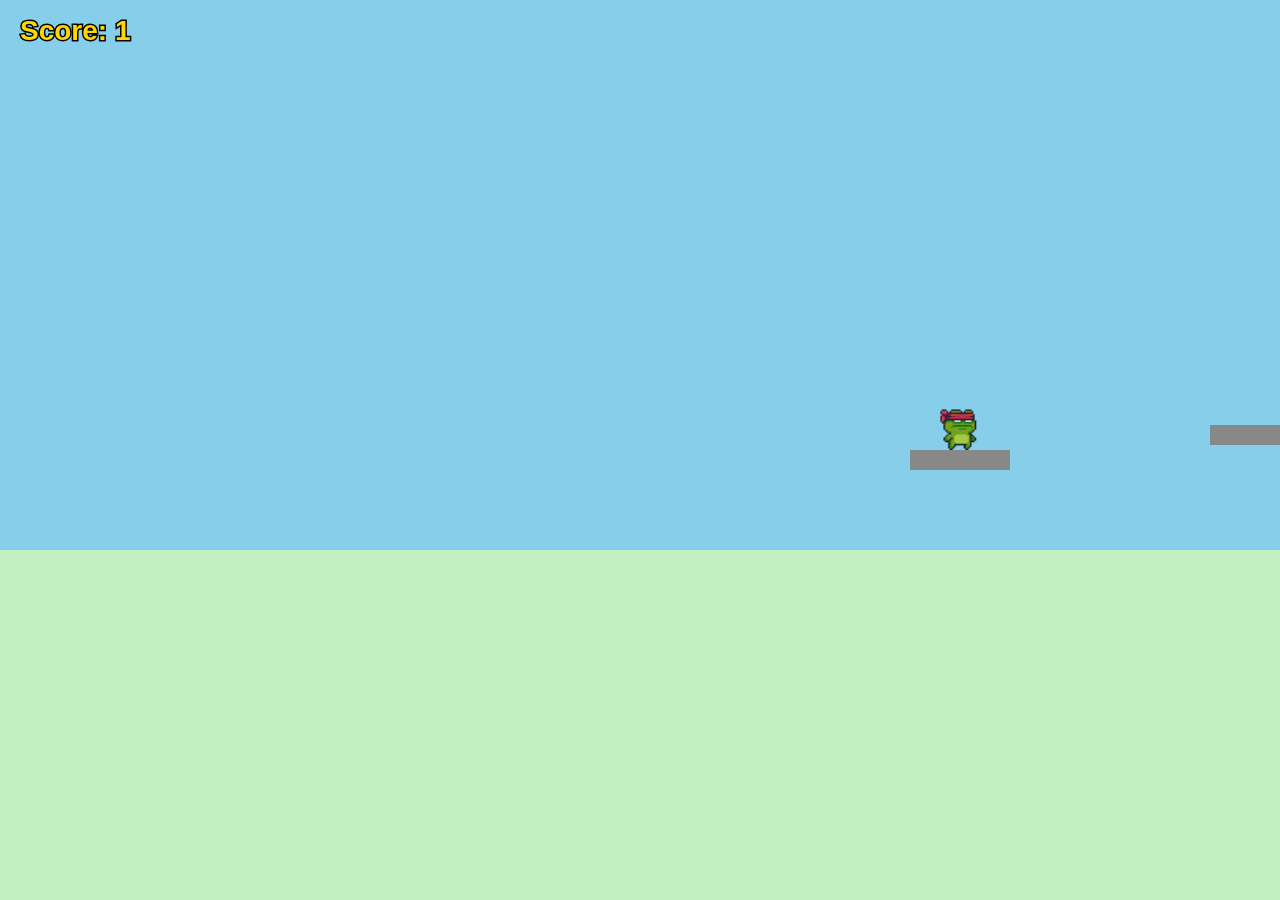
<file: assets/sidescroller/Index.html>
<!DOCTYPE html>
<html lang="en">
<head>
    <meta charset="UTF-8">
    <meta name="viewport" content="width=device-width, initial-scale=1.0">
    <title>Platformer Game</title>
      <link rel="stylesheet" href="style.css">
</head>
<body>
    <canvas id="gameCanvas"></canvas>
    <script src="script.js"></script> 
</body>
</html>
</file>
<file: assets/Dragonballs/style.css>
body {
  background-color: #000000;
  margin: 0;
  padding: 0;
  overflow: auto;         /* This hides scrollbars */
  display: flex;
  justify-content: center;
  align-items: center;
  height: 100vh;    
}

.row {
  display: flex;
}

.pixel {
  width: 10px;
  height: 10px;
  border: 1px solid #111;
}

.orange {
  background-color: #ff9900;
}

.red {
  background-color: #ff0000;
}

.white {
  background-color: #ffffff;
}

.bg {
  background-color: transparent;
}

.clock {/* Used to set up the 7 dragon balls in a circle with the 7th dragon ball in the center*/
  position: relative;
  width: 1600px;
  height: 1600px;
  margin: 00px auto;
}

.dragonball {
  position: absolute;
  width: fit-content;
  height: fit-content;
}

.ball1 { top: 8%; left: 56%; }   /* 1 o'clock */
.ball2 { top: 35%; left: 68%; }  /* 4 o'clock */
.ball3 { top: 62%; left: 56%; }  /* 6 o'clock */
.ball4 { top: 62%; left: 25%; }  /* 8 o'clock */
.ball5 { top: 35%; left: 12%; }   /* 10 o'clock */
.ball6 { top: 8%; left: 28%; }  /* 11 o'clock */
.ball7 { top: 35%; left: 40%; }  /* center */
</file>
<file: assets/sidescroller/style.css>
* {
  margin: 0;
  padding: 0;
  box-sizing: border-box;
}

html, body {
  height: 100%;
  background: #d0f4f7;
  overflow: hidden;
}

canvas {
  display: block;
  width: 100vw;
  height: 100vh;
}
</file>
